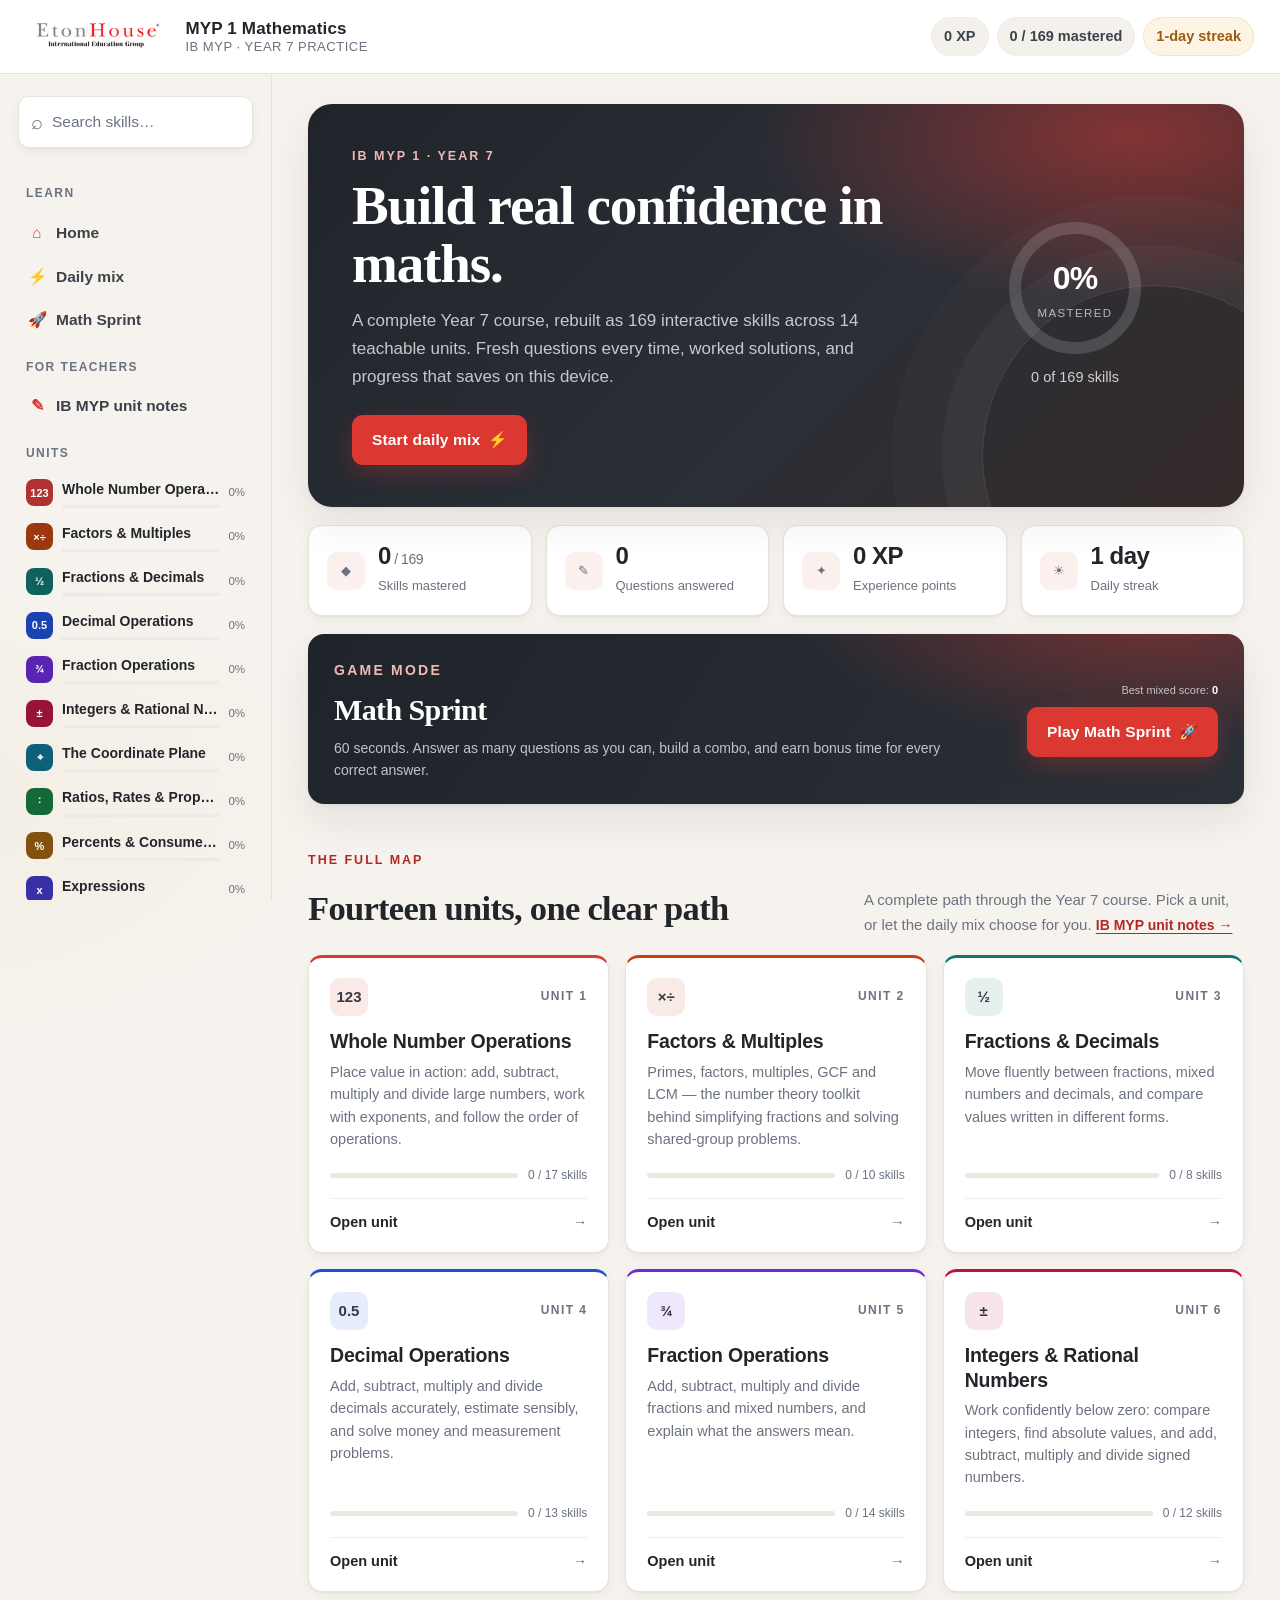
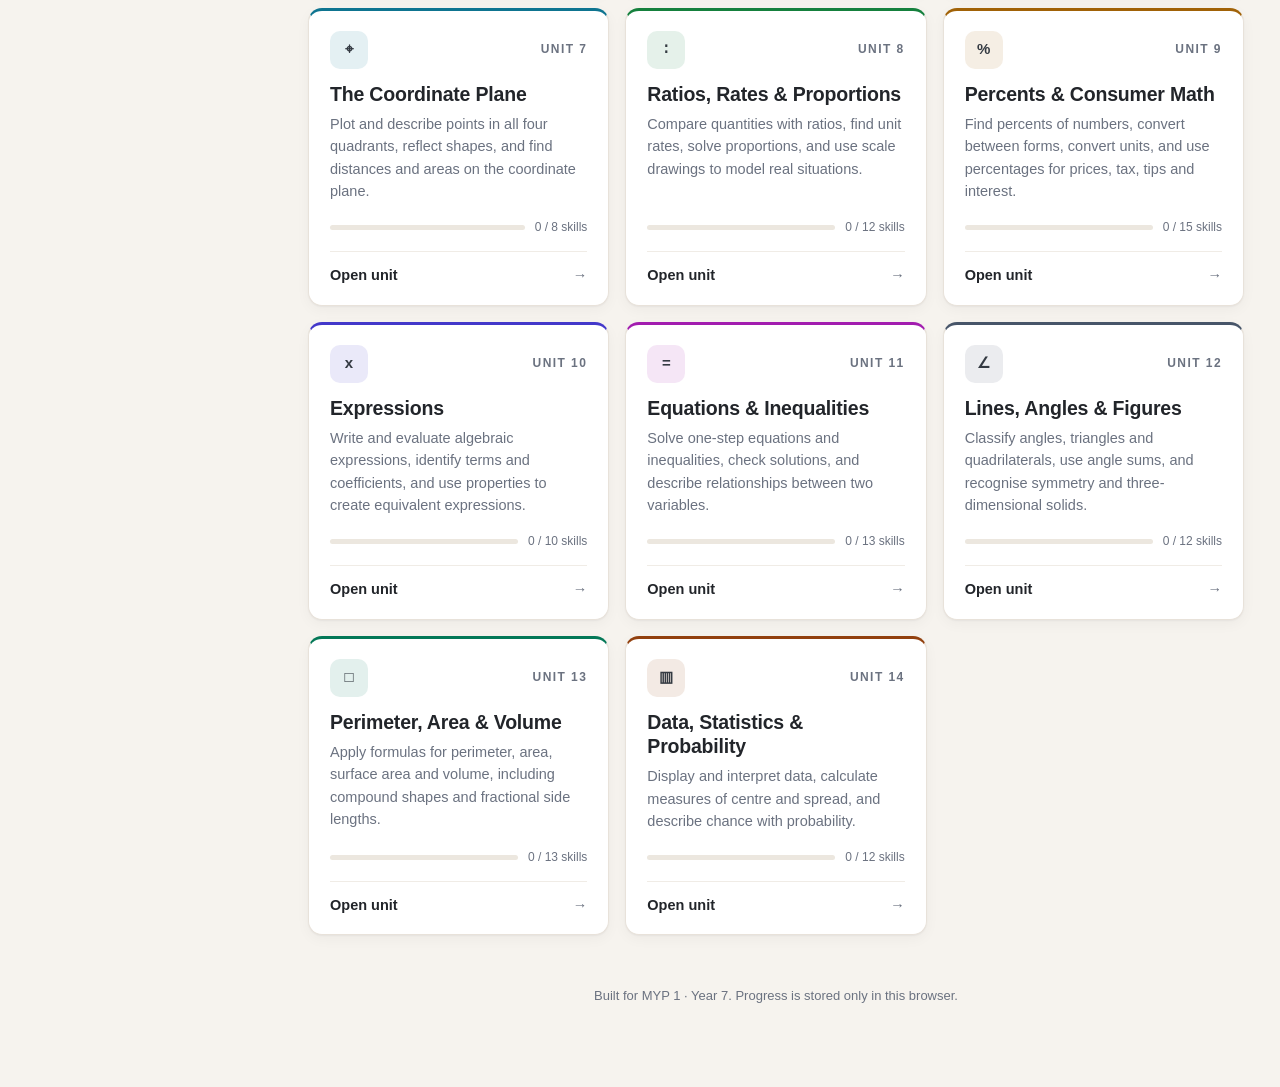
<file: index.html>
<!DOCTYPE html>
<html lang="en">
<head>
<meta charset="utf-8">
<meta name="viewport" content="width=device-width, initial-scale=1">
<title>MYP 1 Mathematics — IB MYP Year 7 Practice</title>
<meta name="description" content="An IB MYP 1 / Year 7 mathematics practice companion: 14 units, 169 skills, auto-generated questions, worked solutions, unit notes and saved progress.">
<meta name="theme-color" content="#db3832">
<link rel="icon" href="data:image/svg+xml,%3Csvg xmlns='http://www.w3.org/2000/svg' viewBox='0 0 64 64'%3E%3Crect width='64' height='64' rx='14' fill='%23db3832'/%3E%3Ctext x='32' y='45' font-family='Georgia,serif' font-size='36' fill='white' text-anchor='middle'%3E%C3%B7%3C/text%3E%3C/svg%3E">
<style>
/* ============================================================
   EtonHouse MYP 1 — Year 7 practice companion
   ============================================================ */
* { margin: 0; padding: 0; box-sizing: border-box; }
:root {
  --red: #db3832;
  --red-dark: #b32822;
  --ink: #22252a;
  --ink-soft: #3c414a;
  --muted: #6b7280;
  --faint: #6b7280;
  --line: #e8e2da;
  --line-soft: #f0ece6;
  --bg: #f6f3ee;
  --card: #ffffff;
  --paper: #fffdf9;
  --gold: #c08a2e;
  --green: #137a5a;
  --green-soft: #e6f4ee;
  --red-soft: #fdeceb;
  --blue: #2f6fb0;
  --shadow-sm: 0 1px 2px rgba(24, 28, 35, .05), 0 4px 14px rgba(24, 28, 35, .04);
  --shadow-md: 0 2px 4px rgba(24, 28, 35, .05), 0 16px 40px rgba(24, 28, 35, .08);
  --radius: 16px;
  --radius-sm: 11px;
  --font: -apple-system, BlinkMacSystemFont, "Segoe UI", Roboto, Helvetica, Arial, sans-serif;
  --serif: Georgia, "Times New Roman", serif;
}
html { scroll-behavior: smooth; -webkit-text-size-adjust: 100%; }
body {
  font-family: var(--font);
  color: var(--ink);
  background:
    radial-gradient(1100px 500px at 85% -10%, rgba(219, 56, 50, .07), transparent 60%),
    radial-gradient(900px 460px at -10% 30%, rgba(192, 138, 46, .06), transparent 55%),
    var(--bg);
  line-height: 1.65;
  font-size: 18px;
  min-height: 100vh;
}
button { font: inherit; color: inherit; background: none; border: 0; cursor: pointer; }
input { font: inherit; }
a { color: inherit; }
img { max-width: 100%; }

/* ---------- top bar ---------- */
.topbar {
  position: sticky; top: 0; z-index: 60;
  display: flex; align-items: center; gap: 18px;
  height: 74px; padding: 0 26px;
  background: #fff;
  border-bottom: 1px solid var(--line);
}
.brand { display: flex; align-items: center; gap: 13px; min-width: 0; }
.logo { height: 34px; width: auto; }
.brand-text { display: flex; flex-direction: column; line-height: 1.2; white-space: nowrap; }
.brand-text strong { font-size: 17px; letter-spacing: .01em; }
.brand-text span { font-size: 13px; color: var(--muted); letter-spacing: .04em; text-transform: uppercase; }
.topstats { margin-left: auto; display: flex; gap: 8px; }
.chip {
  display: inline-flex; align-items: center; gap: 6px;
  padding: 7px 12px; border-radius: 999px;
  font-size: 14.5px; font-weight: 650;
  background: #f4f1ec; color: var(--ink-soft);
  border: 1px solid var(--line-soft);
  white-space: nowrap;
}
.chip-streak { color: #9a5b13; background: #fdf4e5; border-color: #f3e3c5; }
.menu-btn {
  display: none; width: 40px; height: 40px; border-radius: 11px;
  border: 1px solid var(--line); background: #fff; font-size: 20.5px;
}

/* ---------- shell ---------- */
.shell { display: grid; grid-template-columns: 272px minmax(0, 1fr); max-width: 1420px; margin: 0 auto; }
.sidebar {
  position: sticky; top: 74px; align-self: start;
  height: calc(100vh - 74px); overflow-y: auto;
  border-right: 1px solid var(--line);
  padding: 22px 18px 26px;
}
.side-inner { display: flex; flex-direction: column; min-height: 100%; }
.search {
  display: flex; align-items: center; gap: 9px;
  padding: 9px 12px; border-radius: 11px;
  background: #fff; border: 1px solid var(--line);
  box-shadow: var(--shadow-sm);
}
.search span { color: var(--faint); font-size: 19.5px; }
.search input { border: 0; outline: 0; width: 100%; background: transparent; font-size: 15.5px; }
.search input::placeholder { color: var(--faint); }
.search-results {
  margin-top: 8px; background: #fff; border: 1px solid var(--line);
  border-radius: 12px; box-shadow: var(--shadow-md); overflow: hidden;
}
.search-hit {
  display: flex; align-items: center; gap: 9px; width: 100%;
  padding: 9px 10px; text-align: left; border-bottom: 1px solid var(--line-soft);
}
.search-hit:last-child { border-bottom: 0; }
.search-hit:hover { background: #faf8f4; }
.sh-glyph {
  flex: none; width: 30px; height: 30px; border-radius: 8px;
  display: grid; place-items: center; color: #fff; font-size: 12.5px; font-weight: 800;
}
.search-hit strong { display: block; font-size: 14.5px; line-height: 1.3; }
.search-hit small { color: var(--muted); font-size: 12px; }
.no-hit { padding: 12px; font-size: 14.5px; color: var(--muted); }

.nav { margin-top: 20px; }
.nav-label {
  font-size: 12px; font-weight: 800; letter-spacing: .12em;
  text-transform: uppercase; color: var(--faint);
  margin: 16px 8px 7px;
}
.nav-link {
  display: flex; align-items: center; gap: 10px; width: 100%;
  padding: 9px 10px; border-radius: 10px; text-align: left;
  font-size: 15.5px; font-weight: 600; color: var(--ink-soft);
}
.nav-link:hover { background: #fff; box-shadow: var(--shadow-sm); }
.nav-link span { width: 18px; text-align: center; color: var(--red); }
.nav-unit {
  display: flex; align-items: center; gap: 9px; width: 100%;
  padding: 7px 8px; border-radius: 10px; text-align: left;
}
.nav-unit:hover { background: #fff; box-shadow: var(--shadow-sm); }
.nu-glyph {
  flex: none; width: 27px; height: 27px; border-radius: 8px;
  display: grid; place-items: center;
  color: #fff; background: var(--uc); font-size: 11px; font-weight: 800;
  background: color-mix(in srgb, var(--uc) 78%, #111827);
}
.nu-text { flex: 1; min-width: 0; }
.nu-name { display: block; font-size: 14px; font-weight: 600; white-space: nowrap; overflow: hidden; text-overflow: ellipsis; }
.nu-bar { display: block; height: 3px; margin-top: 4px; border-radius: 3px; background: #eee9e2; overflow: hidden; }
.nu-bar i { display: block; height: 100%; background: var(--uc); border-radius: 3px; }
.nu-pct { font-size: 11.5px; color: var(--faint); font-variant-numeric: tabular-nums; }
.side-foot { margin-top: auto; padding-top: 24px; }
.overall { display: flex; justify-content: space-between; font-size: 13px; color: var(--muted); margin-bottom: 6px; }
.overall strong { color: var(--ink); }
.bar { height: 7px; border-radius: 99px; background: #ece7df; overflow: hidden; }
.bar i { display: block; height: 100%; background: linear-gradient(90deg, var(--red), #e8695f); border-radius: 99px; transition: width .4s ease; }
.reset { margin-top: 14px; font-size: 13px; color: var(--faint); text-decoration: underline; text-underline-offset: 3px; }
.reset:hover { color: var(--red); }
.scrim { display: none; }

/* ---------- main ---------- */
.main { padding: 30px 36px 80px; min-height: calc(100vh - 74px); }

/* ---------- hero ---------- */
.hero {
  position: relative; overflow: hidden;
  display: grid; grid-template-columns: minmax(0, 1fr) 250px; gap: 30px;
  padding: 42px 44px;
  border-radius: 24px;
  background:
    radial-gradient(700px 300px at 88% 8%, rgba(219, 56, 50, .5), transparent 55%),
    linear-gradient(135deg, #20242a 0%, #2a2f37 55%, #352a2a 100%);
  color: #fff; box-shadow: var(--shadow-md);
}
.hero::after {
  content: ""; position: absolute; right: -80px; bottom: -120px;
  width: 340px; height: 340px; border-radius: 50%;
  border: 1px solid rgba(255, 255, 255, .12);
  box-shadow: 0 0 0 40px rgba(255, 255, 255, .03), 0 0 0 90px rgba(255, 255, 255, .02);
  pointer-events: none;
}
.eyebrow {
  font-size: 12.5px; font-weight: 800; letter-spacing: .16em;
  text-transform: uppercase; color: #f0b9b4; margin-bottom: 10px;
}
.eyebrow.dark { color: var(--red-dark); }
.eyebrow.light { color: rgba(255, 255, 255, .7); }
.hero h1 {
  font-family: var(--serif); font-size: clamp(37.5px, 4.32vw, 55px);
  line-height: 1.06; font-weight: 600; letter-spacing: -.02em; margin-bottom: 14px;
}
.hero-sub { max-width: 560px; color: rgba(255, 255, 255, .74); font-size: 17px; line-height: 1.65; }
.hero-actions { display: flex; flex-wrap: wrap; gap: 10px; margin-top: 24px; }
.hero-actions .btn { max-width: 100%; }
.hero-actions .btn-ghost { white-space: normal; text-align: left; overflow-wrap: anywhere; }
.hero-ring { display: flex; flex-direction: column; align-items: center; justify-content: center; text-align: center; position: relative; z-index: 1; }
.ring-holder { position: relative; width: 132px; height: 132px; }
.ring-label { position: absolute; inset: 0; display: flex; flex-direction: column; align-items: center; justify-content: center; }
.ring-label strong { font-size: 32px; font-weight: 800; letter-spacing: -.03em; }
.ring-label span { font-size: 11.5px; text-transform: uppercase; letter-spacing: .12em; color: rgba(255, 255, 255, .65); }
.hero-ring > p { margin-top: 12px; font-size: 14.5px; color: rgba(255, 255, 255, .78); }
.hero-last { color: rgba(255, 255, 255, .5) !important; margin-top: 4px !important; }

.btn {
  display: inline-flex; align-items: center; justify-content: center; gap: 8px;
  padding: 12px 20px; border-radius: 11px;
  font-size: 15.5px; font-weight: 700; letter-spacing: .01em;
  transition: transform .15s ease, box-shadow .15s ease, background .15s ease;
  white-space: nowrap;
}
.btn:active { transform: translateY(1px); }
.btn-primary { background: var(--red); color: #fff; box-shadow: 0 8px 22px rgba(219, 56, 50, .28); }
.btn-primary:hover { background: var(--red-dark); }
.btn-primary:disabled { opacity: .5; cursor: not-allowed; }
.btn-ghost { background: rgba(255, 255, 255, .09); color: #fff; border: 1px solid rgba(255, 255, 255, .2); }
.btn-ghost:hover { background: rgba(255, 255, 255, .16); }
.main .btn-ghost { background: #fff; color: var(--ink-soft); border: 1px solid var(--line); }
.main .btn-ghost:hover { background: #faf8f4; }
.btn-light { background: #fff; color: var(--ink); box-shadow: var(--shadow-sm); }
.btn-light:hover { background: #fff8f6; }

/* ---------- stat row ---------- */
.stat-row { display: grid; grid-template-columns: repeat(4, 1fr); gap: 14px; margin-top: 18px; }
.stat-card {
  display: flex; align-items: center; gap: 13px;
  padding: 16px 18px; background: var(--card); border: 1px solid var(--line);
  border-radius: 14px; box-shadow: var(--shadow-sm);
}
.sc-glyph {
  width: 38px; height: 38px; border-radius: 10px; flex: none;
  display: grid; place-items: center; font-size: 18.5px;
  background: #fbf0ee; color: var(--red);
}
.stat-card strong { display: block; font-size: 24px; line-height: 1.15; letter-spacing: -.02em; }
.stat-card strong small { font-size: 14px; color: var(--faint); font-weight: 500; }
.stat-card span { font-size: 13px; color: var(--muted); }

/* ---------- section head ---------- */
.section-head { display: flex; align-items: flex-end; justify-content: space-between; gap: 24px; margin: 46px 0 18px; }
.section-head h2 { font-family: var(--serif); font-size: 34.5px; font-weight: 600; letter-spacing: -.02em; }
.section-note { max-width: 380px; font-size: 15px; color: var(--muted); }

/* ---------- unit grid ---------- */
.unit-grid { display: grid; grid-template-columns: repeat(auto-fill, minmax(285px, 1fr)); gap: 16px; }
.unit-card {
  position: relative; display: flex; flex-direction: column;
  padding: 20px 21px 17px;
  background: var(--card); border: 1px solid var(--line);
  border-top: 3px solid var(--uc);
  border-radius: 14px; box-shadow: var(--shadow-sm);
  transition: transform .18s ease, box-shadow .18s ease;
}
.unit-card:hover { transform: translateY(-3px); box-shadow: var(--shadow-md); }
.uc-top { display: flex; align-items: center; justify-content: space-between; margin-bottom: 13px; }
.uc-glyph {
  width: 38px; height: 38px; border-radius: 10px; display: grid; place-items: center;
  background: #f6f1ee;
  background: color-mix(in srgb, var(--uc) 11%, white);
  color: #343a42; font-size: 15px; font-weight: 800;
}
.uc-num { font-size: 12px; font-weight: 800; letter-spacing: .12em; text-transform: uppercase; color: var(--faint); }
.unit-card h3 { font-size: 19.5px; line-height: 1.25; letter-spacing: -.01em; margin-bottom: 7px; }
.unit-card p { font-size: 14.5px; color: var(--muted); line-height: 1.55; flex: 1; }
.uc-progress { display: flex; align-items: center; gap: 10px; margin: 15px 0 13px; }
.uc-progress .bar { flex: 1; height: 5px; }
.uc-progress .bar i { background: var(--uc); }
.uc-progress span { font-size: 12px; color: var(--faint); white-space: nowrap; font-variant-numeric: tabular-nums; }
.uc-open {
  display: flex; align-items: center; justify-content: space-between;
  padding-top: 12px; border-top: 1px solid var(--line-soft);
  font-size: 14.5px; font-weight: 700; color: var(--ink);
}
.uc-open span { color: var(--muted); transition: transform .15s ease; }
.unit-card:hover .uc-open span { transform: translateX(4px); }
.page-foot { margin-top: 50px; text-align: center; font-size: 13px; color: var(--faint); }

/* ---------- unit view ---------- */
.unit-hero {
  position: relative; overflow: hidden;
  padding: 26px 30px 28px; border-radius: 20px; color: #fff;
  background: linear-gradient(125deg, var(--uc), #1b1d21);
  background:
    radial-gradient(520px 240px at 92% -20%, rgba(255, 255, 255, .22), transparent 60%),
    linear-gradient(125deg, color-mix(in srgb, var(--uc) 82%, #1b1d21), color-mix(in srgb, var(--uc) 55%, #1b1d21));
  box-shadow: var(--shadow-md);
}
.back {
  font-size: 14px; font-weight: 650; color: rgba(255, 255, 255, .8);
  padding: 5px 0; margin-bottom: 16px; display: inline-block;
}
.back:hover { color: #fff; }
.main .back { color: var(--muted); }
.main .back:hover { color: var(--red-dark); }
.unit-hero .back { color: rgba(255, 255, 255, .92); font-weight: 700; }
.unit-hero .back:hover { color: #fff; }
.uh-row { display: flex; gap: 20px; align-items: flex-start; }
.uh-glyph {
  flex: none; width: 62px; height: 62px; border-radius: 16px;
  display: grid; place-items: center; font-size: 22px; font-weight: 800;
  background: rgba(255, 255, 255, .16); border: 1px solid rgba(255, 255, 255, .22);
}
.unit-hero h1 { font-family: var(--serif); font-size: clamp(31px, 3.456vw, 44px); font-weight: 600; letter-spacing: -.02em; line-height: 1.1; margin-bottom: 8px; }
.uh-blurb { max-width: 720px; color: rgba(255, 255, 255, .76); font-size: 15.5px; }
.uh-foot { display: flex; align-items: center; justify-content: space-between; gap: 20px; margin-top: 22px; }
.uh-progress { display: flex; align-items: center; gap: 12px; flex: 1; max-width: 420px; }
.uh-progress .bar { flex: 1; background: rgba(255, 255, 255, .2); }
.uh-progress .bar i { background: #fff; }
.uh-progress span { font-size: 13px; color: rgba(255, 255, 255, .8); white-space: nowrap; }
.skill-list-head { display: flex; align-items: flex-end; justify-content: space-between; gap: 20px; margin: 34px 2px 14px; }
.skill-list-head h2 { font-family: var(--serif); font-size: 30px; font-weight: 600; letter-spacing: -.02em; }
.skill-list-head p { font-size: 14.5px; color: var(--muted); }
.skill-list { display: flex; flex-direction: column; gap: 8px; }
.skill-row {
  display: flex; align-items: center; gap: 10px;
  padding: 10px 12px 10px 18px; background: #fff; border: 1px solid var(--line);
  border-radius: 12px; text-align: left;
  transition: border-color .15s ease, box-shadow .15s ease;
}
.skill-row:hover { border-color: #d8cfc4; box-shadow: var(--shadow-sm); }
.sr-open {
  flex: 1; min-width: 0;
  display: grid; grid-template-columns: 44px minmax(0, 1fr) 190px 26px;
  align-items: center; gap: 14px;
  padding: 4px 0; text-align: left; background: none; border: 0;
}
.sr-open:focus-visible { outline: 2px solid var(--red); outline-offset: 4px; border-radius: 8px; }
.sr-tools { display: flex; gap: 6px; flex: none; }
.sr-tool {
  flex: none; padding: 6px 10px; border-radius: 999px;
  font-size: 12px; font-weight: 700; color: var(--red-dark);
  background: #fff5f4; border: 1px solid #f3d9d5; white-space: nowrap;
}
.sr-tool:hover { background: #fdeceb; border-color: #eabfba; }
.sr-tool-play { background: var(--red); border-color: var(--red); color: #fff; }
.sr-tool-play:hover { background: var(--red-dark); border-color: var(--red-dark); }
.sr-idx { font-size: 12.5px; font-weight: 800; color: var(--faint); letter-spacing: .06em; }
.sr-main { min-width: 0; }
.sr-name { display: block; font-size: 16.5px; font-weight: 650; line-height: 1.35; }
.sr-status { display: block; font-size: 13px; color: var(--muted); margin-top: 2px; }
.sr-progress { display: flex; align-items: center; gap: 10px; }
.sr-progress .bar { flex: 1; height: 5px; }
.sr-pct { font-size: 12px; color: var(--faint); width: 32px; text-align: right; font-variant-numeric: tabular-nums; }
.sr-arrow { color: var(--faint); font-size: 17px; text-align: right; }
.skill-row:hover .sr-arrow { color: var(--red); }
.unit-tip {
  margin-top: 23px; padding: 17px 20px; border-radius: 12px;
  background: #fffaf2; border: 1px solid #f2e5cf;
  font-size: 14.5px; color: #7a5a24;
}
.unit-tip strong { color: #5f4415; }

/* ---------- practice ---------- */
.practice-top {
  display: flex; align-items: center; gap: 14px; margin-bottom: 18px; flex-wrap: wrap;
}
.practice-top .back { margin: 0; }
.practice-mode {
  font-size: 12px; font-weight: 800; letter-spacing: .12em; text-transform: uppercase;
  color: var(--faint); padding-left: 12px; border-left: 1px solid var(--line);
}
.q-count { margin-left: auto; font-size: 14px; color: var(--muted); }
.q-count strong { color: var(--ink); }
.q-score {
  font-size: 14px; font-weight: 700; color: var(--green);
  background: var(--green-soft); border-radius: 99px; padding: 4px 11px;
}
.practice-wrap { display: grid; grid-template-columns: minmax(0, 1fr) 270px; gap: 20px; align-items: start; }
.practice-card {
  background: var(--paper); border: 1px solid var(--line);
  border-radius: 20px; padding: 28px 32px 26px;
  box-shadow: var(--shadow-md);
}
.dots { display: flex; gap: 6px; margin-bottom: 22px; }
.dot { flex: 1; height: 5px; border-radius: 99px; background: #ece7df; }
.dot.ok { background: var(--green); }
.dot.no { background: #e3a6a2; }
.dot.now { background: var(--ink); }
.q-meta { display: flex; align-items: center; gap: 10px; flex-wrap: wrap; margin-bottom: 14px; }
.q-unit {
  font-size: 11.5px; font-weight: 800; letter-spacing: .1em; text-transform: uppercase;
  color: #fff; background: var(--uc); background: color-mix(in srgb, var(--uc) 78%, #111827);
  padding: 3px 8px; border-radius: 6px;
}
.q-skill { font-size: 14px; color: var(--muted); font-weight: 600; }
.question {
  font-size: clamp(21px, 2.268vw, 26.5px); line-height: 1.55; font-weight: 500;
  letter-spacing: -.01em; padding: 4px 0 22px;
}
.question strong { font-weight: 750; }
.answer-row { display: flex; align-items: stretch; gap: 10px; max-width: 430px; }
.answer-input {
  flex: 1; min-width: 0; padding: 14px 16px;
  font-size: 23px; font-weight: 650;
  border: 1.5px solid var(--line); border-radius: 12px;
  background: #fff; outline: none; letter-spacing: .01em;
  transition: border-color .15s ease, box-shadow .15s ease;
}
.answer-input:focus { border-color: var(--red); box-shadow: 0 0 0 4px rgba(219, 56, 50, .1); }
.answer-input:disabled { background: #faf8f4; color: var(--ink); opacity: 1; }
.frac-answer { display: flex; align-items: center; gap: 14px; }
.whole-input, .frac-part {
  border: 1.5px solid var(--line); border-radius: 10px;
  background: #fff; outline: none; text-align: center;
  color: var(--ink); font-weight: 700;
  transition: border-color .15s ease, box-shadow .15s ease;
}
.whole-input { width: 88px; height: 56px; font-size: 23px; }
.frac-input-box { display: flex; flex-direction: column; align-items: center; gap: 3px; }
.frac-part { width: 94px; height: 44px; font-size: 23px; }
.frac-input-line { width: 94px; height: 2px; border-radius: 2px; background: var(--ink); }
.whole-input:focus, .frac-part:focus { border-color: var(--red); box-shadow: 0 0 0 4px rgba(219, 56, 50, .1); }
.whole-input:disabled, .frac-part:disabled { background: #faf8f4; color: var(--ink); opacity: 1; }
.whole-input::placeholder, .frac-part::placeholder { color: var(--faint); font-size: 13px; font-weight: 600; }
.unit-suffix {
  display: flex; align-items: center; padding: 0 14px; border-radius: 12px;
  background: #f4f1ec; color: #4b5563; font-size: 16px; font-weight: 600;
}
.choice-grid { display: grid; grid-template-columns: 1fr 1fr; gap: 10px; max-width: 660px; }
.choice {
  display: flex; align-items: center; gap: 11px;
  padding: 13px 14px; border: 1.5px solid var(--line); border-radius: 12px;
  background: #fff; text-align: left; font-size: 17px; font-weight: 550;
  transition: border-color .14s ease, background .14s ease, transform .14s ease;
}
.choice:hover { border-color: #cfc5b7; transform: translateY(-1px); }
.choice.sel { border-color: var(--red); background: #fff5f4; box-shadow: 0 0 0 3px rgba(219, 56, 50, .08); }
.choice:disabled { cursor: default; opacity: .75; }
.choice.sel:disabled { opacity: 1; }
.choice-key {
  flex: none; width: 25px; height: 25px; border-radius: 7px;
  display: grid; place-items: center; font-size: 12.5px; font-weight: 800;
  background: #f2eee8; color: var(--muted);
}
.choice.sel .choice-key { background: var(--red); color: #fff; }
.choice-body { min-width: 0; }

.practice-actions { display: flex; gap: 10px; margin-top: 24px; flex-wrap: wrap; }
.feedback { margin-top: 22px; border-radius: 13px; padding: 16px 18px; animation: pop .25s ease; }
.feedback.ok { background: #eef8f3; border: 1px solid #c9e8da; }
.feedback.no { background: #fdf0ef; border: 1px solid #f3cfcc; }
.fb-head { display: flex; align-items: center; gap: 10px; }
.fb-head strong { font-size: 17px; }
.fb-icon {
  width: 26px; height: 26px; border-radius: 99px; display: grid; place-items: center;
  font-size: 15px; font-weight: 800; color: #fff;
}
.feedback.ok .fb-icon { background: var(--green); }
.feedback.no .fb-icon { background: var(--red); }
.fb-xp { margin-left: auto; font-size: 12.5px; font-weight: 700; color: var(--green); }
.feedback.no .fb-xp { color: #a44a44; }
.fb-correct { margin-top: 9px; font-size: 15.5px; color: #8d3d38; }
.solution { margin-top: 12px; font-size: 15.5px; line-height: 1.7; color: #4c4436; background: rgba(255, 255, 255, .62); border-radius: 9px; padding: 12px 14px; }
.solution .work { display: inline-block; margin-top: 3px; font-family: "SFMono-Regular", Menlo, Consolas, monospace; font-size: 15px; background: #fff; padding: 2px 8px; border-radius: 6px; border: 1px solid var(--line-soft); }
.hint-box { margin-top: 20px; padding: 14px 17px; border-radius: 12px; background: #fffaf0; border: 1px solid #f2e5cf; animation: pop .2s ease; }
.hint-box strong { color: #8a6420; font-size: 14px; letter-spacing: .06em; text-transform: uppercase; }
.hint-box p { margin-top: 4px; font-size: 15.5px; color: #7a5a24; }

.practice-side { display: flex; flex-direction: column; gap: 12px; }
.streak-card {
  display: flex; align-items: center; gap: 12px; padding: 16px 17px;
  background: #fff; border: 1px solid var(--line); border-radius: 13px; box-shadow: var(--shadow-sm);
}
.streak-card strong { display: block; font-size: 22px; letter-spacing: -.02em; }
.streak-card span { font-size: 12.5px; color: var(--muted); }
.tip-card { padding: 16px 17px; background: #fff; border: 1px solid var(--line); border-radius: 13px; box-shadow: var(--shadow-sm); }
.tip-card h4 { font-size: 14px; letter-spacing: .04em; text-transform: uppercase; color: var(--faint); margin-bottom: 6px; }
.tip-card p { font-size: 14.5px; color: var(--ink-soft); line-height: 1.55; }
.tip-card .bar { margin-top: 11px; height: 5px; }
.tip-card.soft { background: #fdfaf4; border-color: #f0e7d7; }

/* ---------- summary ---------- */
.summary { max-width: 680px; margin: 20px auto; text-align: center; padding: 38px 32px; background: var(--paper); border: 1px solid var(--line); border-radius: 24px; box-shadow: var(--shadow-md); }
.summary-stars { display: flex; justify-content: center; gap: 8px; margin-bottom: 18px; }
.star { font-size: 39px; color: #e6ded2; line-height: 1; }
.star.on { color: var(--gold); animation: starPop .35s ease both; }
.summary h1 { font-family: var(--serif); font-size: clamp(33px, 4.32vw, 46px); font-weight: 600; letter-spacing: -.02em; margin-bottom: 6px; }
.summary-sub { color: var(--muted); font-size: 15px; margin-bottom: 24px; }
.summary-ring { position: relative; width: 150px; height: 150px; margin: 0 auto 24px; }
.summary-ring .ring-label strong { color: var(--ink); font-size: 34.5px; }
.summary-ring .ring-label span { color: var(--muted); }
.summary-stats { display: grid; grid-template-columns: repeat(3, 1fr); gap: 10px; margin: 0 0 26px; }
.summary-stats div { padding: 14px 10px; background: #faf8f4; border-radius: 11px; }
.summary-stats strong { display: block; font-size: 23px; letter-spacing: -.02em; }
.summary-stats span { font-size: 12.5px; color: var(--muted); }
.summary-actions { display: flex; justify-content: center; gap: 10px; flex-wrap: wrap; }
.summary-note { margin-top: 18px; font-size: 13px; color: var(--faint); }

/* ---------- question visuals ---------- */
.qtable { border-collapse: collapse; margin: 12px 0 4px; font-size: 16px; background: #fff; border-radius: 10px; overflow: hidden; box-shadow: var(--shadow-sm); }
.qtable th, .qtable td { padding: 8px 18px; border: 1px solid var(--line); text-align: center; }
.qtable th { background: #f7f3ed; font-size: 13px; letter-spacing: .04em; text-transform: uppercase; color: var(--muted); }
.qsvg { display: block; max-width: 100%; height: auto; margin: 16px auto 6px; background: #fff; border: 1px solid var(--line-soft); border-radius: 12px; padding: 6px; }
.qsvg.geo { max-width: 440px; }
.qsvg.geo.wide { max-width: 520px; }
.qsvg.grid { max-width: 360px; }
.frac { display: inline-flex; flex-direction: column; vertical-align: middle; position: relative; top: -0.1em; text-align: center; line-height: 1.05; margin: 0 2px; }
.frac span:first-child { border-bottom: 1.5px solid currentColor; padding: 0 3px 1px; }
.frac span:last-child { padding: 1px 3px 0; }
.datalist { display: inline-block; margin-top: 8px; padding: 7px 13px; background: #f7f3ed; border-radius: 8px; font-weight: 650; letter-spacing: .02em; font-size: .8em; }
.dotplot { margin: 16px 0 4px; padding: 14px 16px 8px; background: #fff; border: 1px solid var(--line-soft); border-radius: 12px; }
.dp-cols { display: flex; align-items: flex-end; gap: 12px; justify-content: center; flex-wrap: wrap; }
.dp-col { display: flex; flex-direction: column; align-items: center; gap: 5px; }
.dp-stack { display: flex; flex-direction: column-reverse; gap: 3px; min-height: 12px; }
.dd { width: 11px; height: 11px; border-radius: 50%; background: var(--red); flex: none; }
.dp-label { font-size: 12.5px; color: var(--muted); border-top: 1px solid var(--line); padding-top: 4px; min-width: 22px; text-align: center; }
.dp-unit { text-align: center; font-size: 12px; color: var(--faint); margin-top: 4px; }
.barchart { display: flex; align-items: flex-end; justify-content: center; gap: 14px; margin: 18px 0 4px; padding: 16px 16px 8px; background: #fff; border: 1px solid var(--line-soft); border-radius: 12px; }
.bar-col { display: flex; flex-direction: column; align-items: center; gap: 5px; }
.bar-val { font-size: 12.5px; font-weight: 700; color: var(--ink-soft); }
.chart-bar { width: 34px; border-radius: 6px 6px 3px 3px; background: linear-gradient(180deg, #e8695f, var(--red)); }
.bar-lab { font-size: 12px; color: var(--muted); }
.chart-unit { text-align: center; font-size: 12px; color: var(--faint); }
.pie-row { display: flex; align-items: center; gap: 20px; flex-wrap: wrap; margin: 18px 0 4px; padding: 16px; background: #fff; border: 1px solid var(--line-soft); border-radius: 12px; }
.pie { width: 130px; height: 130px; border-radius: 50%; flex: none; box-shadow: inset 0 0 0 1px rgba(0, 0, 0, .06); }
.pie-legend { display: flex; flex-direction: column; gap: 6px; font-size: 14px; color: var(--ink-soft); }
.pie-legend i { display: inline-block; width: 10px; height: 10px; border-radius: 3px; margin-right: 7px; }

/* ---------- IB MYP unit notes ---------- */
.inline-link {
  color: var(--red-dark); font-size: 14px; font-weight: 700;
  text-decoration: underline; text-underline-offset: 3px;
}
.inline-link:hover { color: #8f1f1a; }
.myp-panel {
  margin-top: 22px; padding: 20px 22px;
  background: #fffaf3; border: 1px solid #f0e3cf;
  border-left: 4px solid var(--uc); border-radius: 14px;
}
.mp-head { display: flex; align-items: flex-start; justify-content: space-between; gap: 16px; }
.mp-head h2 { font-family: var(--serif); font-size: 27.5px; font-weight: 600; letter-spacing: -.01em; }
.mp-grid { display: grid; grid-template-columns: repeat(2, minmax(0, 1fr)); gap: 12px 24px; margin: 15px 0; }
.mp-grid > div { min-width: 0; }
.mp-grid span, .mc-grid span {
  display: block; font-size: 11px; font-weight: 800; letter-spacing: .1em;
  text-transform: uppercase; color: #6b5c46; margin-bottom: 2px;
}
.mp-grid strong, .mc-grid strong { font-size: 15px; line-height: 1.45; color: var(--ink); font-weight: 650; }
.mp-soi, .mc-soi {
  border-top: 1px dashed #e8d9c2; padding-top: 12px;
  font-family: var(--serif); font-size: 18.5px; line-height: 1.5; color: var(--ink);
}
.mp-soi strong, .mp-note strong, .mc-note strong {
  display: block; font-family: var(--font); font-size: 11px; font-weight: 800;
  letter-spacing: .1em; text-transform: uppercase; color: var(--red-dark); margin-bottom: 3px;
}
.mp-note { margin-top: 12px; font-size: 15px; line-height: 1.65; color: var(--ink-soft); }
.mp-overview {
  margin-top: 12px; padding-top: 12px; border-top: 1px dashed #e8d9c2;
  font-size: 15px; line-height: 1.65; color: var(--ink-soft);
}
.mp-overview strong {
  display: block; font-family: var(--font); font-size: 11px; font-weight: 800;
  letter-spacing: .1em; text-transform: uppercase; color: var(--red-dark); margin-bottom: 3px;
}

.teacher-hero {
  background: linear-gradient(135deg, #20242a, #3a2b2a);
  border-radius: 22px; padding: 38px 40px; color: #fff; box-shadow: var(--shadow-md);
}
.teacher-hero h1 {
  font-family: var(--serif); font-size: clamp(35px, 4.32vw, 50.5px);
  font-weight: 600; letter-spacing: -.02em; line-height: 1.08; margin-bottom: 10px;
}
.teacher-hero > p:not(.eyebrow) { max-width: 760px; color: rgba(255, 255, 255, .76); font-size: 16.5px; line-height: 1.65; }
.criteria-legend { display: flex; flex-wrap: wrap; gap: 8px; margin-top: 20px; }
.criteria-legend span {
  display: inline-flex; gap: 6px; align-items: center;
  padding: 6px 11px; border-radius: 999px;
  background: rgba(255, 255, 255, .1); border: 1px solid rgba(255, 255, 255, .18);
  font-size: 12.5px; color: rgba(255, 255, 255, .88);
}
.criteria-legend b { color: #fff; }
.teacher-intro { display: grid; grid-template-columns: repeat(3, minmax(0, 1fr)); gap: 12px; margin: 20px 0; }
.teacher-intro > div {
  background: #fff; border: 1px solid var(--line); border-radius: 13px;
  padding: 15px 17px; box-shadow: var(--shadow-sm);
}
.teacher-intro h2 { font-size: 15px; margin-bottom: 5px; }
.teacher-intro p { font-size: 14px; line-height: 1.55; color: var(--muted); }
.teacher-disclaimer {
  background: #fffaf2; border: 1px solid #f2e5cf; border-radius: 12px;
  padding: 12px 16px; font-size: 14.5px; color: #7a5a24; margin-bottom: 22px;
}
.teacher-disclaimer strong { display: inline-block; margin-right: 5px; }
.myp-cards { display: flex; flex-direction: column; gap: 16px; }
.myp-card {
  background: #fff; border: 1px solid var(--line); border-top: 4px solid var(--uc);
  border-radius: 16px; padding: 22px 24px; box-shadow: var(--shadow-sm);
}
.mc-head { display: flex; gap: 14px; align-items: flex-start; }
.mc-glyph {
  width: 42px; height: 42px; border-radius: 11px; display: grid; place-items: center;
  background: #f6f1ee; background: color-mix(in srgb, var(--uc) 11%, white);
  color: #343a42; font-size: 16px; font-weight: 800; flex: none;
}
.mc-title { flex: 1; min-width: 0; }
.mc-title h2 {
  font-family: var(--serif); font-size: 27.5px; font-weight: 600;
  line-height: 1.15; letter-spacing: -.01em;
}
.mc-title .eyebrow { margin-bottom: 3px; }
.mc-key {
  flex: none; background: #fbf0ee; border: 1px solid #f3d9d5; color: #8d3d38;
  padding: 6px 11px; border-radius: 999px; font-size: 12px; font-weight: 800;
  letter-spacing: .04em; text-transform: uppercase; white-space: nowrap;
}
.mc-grid { display: grid; grid-template-columns: repeat(2, minmax(0, 1fr)); gap: 12px 24px; margin: 16px 0; }
.mc-explanation {
  margin: 0 0 14px; padding: 14px 16px;
  background: #f7f9fb; border: 1px solid #e2e9f0; border-radius: 10px;
}
.mc-explanation > strong {
  display: block; font-size: 11px; font-weight: 800; letter-spacing: .1em;
  text-transform: uppercase; color: #365a7c; margin-bottom: 4px;
}
.mc-explanation > p { font-size: 15px; line-height: 1.6; color: var(--ink-soft); }
.mc-keyideas { margin-top: 10px; }
.mc-keyideas b {
  display: block; font-size: 11px; font-weight: 800; letter-spacing: .08em;
  text-transform: uppercase; color: #365a7c; margin-bottom: 4px;
}
.mc-keyideas ul { margin: 0 0 0 17px; padding: 0; }
.mc-keyideas li { font-size: 14px; line-height: 1.5; color: var(--muted); margin-bottom: 3px; }
.mc-soi { margin-bottom: 14px; }
.mc-soi span {
  display: block; font-family: var(--font); font-size: 11px; font-weight: 800;
  letter-spacing: .1em; text-transform: uppercase; color: var(--red-dark); margin-bottom: 3px;
}
.mc-questions { display: grid; grid-template-columns: repeat(3, minmax(0, 1fr)); gap: 10px; margin-bottom: 14px; }
.mc-questions p {
  background: #faf8f4; border-radius: 10px; padding: 10px 12px;
  font-size: 14px; line-height: 1.5; color: var(--ink-soft);
}
.mc-questions b {
  display: block; font-size: 11px; letter-spacing: .08em;
  text-transform: uppercase; color: var(--red-dark); margin-bottom: 3px;
}
.mc-note { background: #fffaf2; border: 1px solid #f2e5cf; border-radius: 10px; padding: 12px 14px; }
.mc-note p { font-size: 14.5px; line-height: 1.6; color: #6b4f22; }

/* ---------- skill guide modal ---------- */
body.modal-open { overflow: hidden; }
.modal-scrim {
  position: fixed; inset: 0; z-index: 200; display: flex;
  align-items: center; justify-content: center; padding: 20px;
  background: rgba(20, 22, 26, .58); animation: fadeIn .15s ease;
}
.guide-modal {
  position: relative; width: min(760px, 100%); max-height: min(86vh, 900px);
  overflow: auto; background: #fff; border-radius: 20px;
  padding: 26px 28px 24px; box-shadow: 0 30px 80px rgba(0, 0, 0, .35);
  animation: modalIn .22s ease;
}
.modal-x {
  position: absolute; top: 14px; right: 16px; width: 34px; height: 34px;
  border-radius: 50%; background: #f4f1ec; font-size: 23px; line-height: 1;
  color: var(--ink-soft); display: grid; place-items: center;
}
.modal-x:hover { background: #ece7df; }
.guide-modal .eyebrow { margin-bottom: 4px; }
.guide-modal h2 {
  font-family: var(--serif); font-size: clamp(26.5px, 3.24vw, 35px);
  font-weight: 600; letter-spacing: -.02em; line-height: 1.15; padding-right: 42px;
}
.guide-tabs { display: flex; gap: 4px; margin: 18px 0 16px; border-bottom: 1px solid var(--line); }
.guide-tab {
  padding: 9px 12px; font-size: 14.5px; font-weight: 750; color: var(--muted);
  border-bottom: 2px solid transparent; margin-bottom: -1px;
}
.guide-tab:hover { color: var(--ink); }
.guide-tab.active { color: var(--red-dark); border-bottom-color: var(--red); }
.guide-about, .guide-method { margin-bottom: 14px; }
.guide-about > strong, .guide-method > strong, .guide-keyideas > strong {
  display: block; font-size: 11px; font-weight: 800; letter-spacing: .1em;
  text-transform: uppercase; color: var(--red-dark); margin-bottom: 3px;
}
.guide-about p, .guide-method p { font-size: 15.5px; line-height: 1.65; color: var(--ink-soft); }
.guide-keyideas { margin-bottom: 14px; }
.guide-keyideas ul { margin: 0 0 0 18px; padding: 0; }
.guide-keyideas li { font-size: 14.5px; line-height: 1.55; color: var(--muted); margin-bottom: 3px; }
.guide-label {
  font-size: 11px; font-weight: 800; letter-spacing: .1em;
  text-transform: uppercase; color: #365a7c; margin-bottom: 6px;
}
.guide-example { padding: 15px 17px; background: #faf8f4; border: 1px solid var(--line); border-radius: 12px; }
.guide-q { font-size: 18.5px; line-height: 1.55; font-weight: 600; margin-bottom: 10px; }
.guide-sol { font-size: 15.5px; line-height: 1.7; color: var(--ink-soft); }
.guide-answer { margin-top: 10px; padding-top: 10px; border-top: 1px dashed var(--line); font-size: 15px; }
.guide-actions { display: flex; gap: 9px; flex-wrap: wrap; margin-top: 16px; }
.guide-btn {
  padding: 9px 14px; border-radius: 9px; font-size: 14px; font-weight: 700;
  background: #fff; border: 1px solid var(--line); color: var(--ink-soft);
}
.guide-btn:hover { background: #faf8f4; }
.guide-btn.primary { background: var(--red); border-color: var(--red); color: #fff; }
.guide-btn.primary:hover { background: var(--red-dark); }
.guide-btn:disabled { opacity: .45; cursor: not-allowed; }
.modal-x:focus-visible, .guide-btn:focus-visible, .guide-tab:focus-visible, .sr-tool:focus-visible {
  outline: 2px solid var(--red); outline-offset: 2px;
}
.guide-player { padding: 18px; background: #f7f9fb; border: 1px solid #e2e9f0; border-radius: 14px; }
.guide-step-label { font-size: 11px; font-weight: 800; letter-spacing: .1em; text-transform: uppercase; color: #365a7c; }
.guide-step {
  min-height: 110px; display: flex; align-items: center; padding: 10px 0;
  font-size: clamp(20px, 2.376vw, 24px); line-height: 1.55; font-weight: 500;
  color: var(--ink); animation: stepIn .28s ease;
}
.guide-step strong { font-weight: 800; }
.guide-dots { display: flex; gap: 5px; margin: 6px 0 15px; }
.guide-dot { flex: 1; height: 4px; border-radius: 99px; background: #dce4ee; }
.guide-dot.done { background: #365a7c; }
.guide-dot.now { background: var(--red); }
.guide-controls { display: flex; flex-wrap: wrap; gap: 8px; }
.guide-meta { display: flex; justify-content: space-between; gap: 12px; margin-top: 10px; font-size: 12px; color: var(--faint); }
.guide-speed {
  display: inline-flex; align-items: center; gap: 6px; margin-left: auto;
  font-size: 12.5px; font-weight: 700; color: var(--muted);
}
.guide-speed select {
  font: inherit; font-size: 12.5px; padding: 5px 7px;
  border: 1px solid var(--line); border-radius: 7px;
  background: #fff; color: var(--ink-soft);
}

@keyframes fadeIn { from { opacity: 0; } to { opacity: 1; } }
@keyframes modalIn { from { opacity: 0; transform: translateY(14px) scale(.98); } to { opacity: 1; transform: translateY(0) scale(1); } }
@keyframes stepIn { from { opacity: 0; transform: translateY(8px); } to { opacity: 1; transform: translateY(0); } }

/* ---------- Math Sprint game ---------- */
.sprint-banner {
  display: flex; align-items: center; justify-content: space-between; gap: 24px;
  margin-top: 18px; padding: 22px 26px; border-radius: 16px; color: #fff;
  background:
    radial-gradient(600px 240px at 90% -20%, rgba(219, 56, 50, .45), transparent 60%),
    linear-gradient(120deg, #1f242b, #2b3037);
  box-shadow: var(--shadow-md);
}
.sprint-banner h2 { font-family: var(--serif); font-size: 30px; font-weight: 600; letter-spacing: -.02em; }
.sprint-banner p { max-width: 620px; margin-top: 4px; color: rgba(255, 255, 255, .72); font-size: 14px; line-height: 1.55; }
.sprint-banner .eyebrow { color: #f0b9b4; margin-bottom: 3px; }
.sprint-banner-action { display: flex; flex-direction: column; align-items: flex-end; gap: 8px; flex: none; }
.sprint-best { font-size: 11px; color: rgba(255, 255, 255, .7); }
.sprint-best strong { color: #fff; }

.game-hero {
  padding: 38px 40px; border-radius: 22px; color: #fff; box-shadow: var(--shadow-md);
  background:
    radial-gradient(600px 300px at 90% 0%, rgba(219, 56, 50, .55), transparent 55%),
    linear-gradient(135deg, #20242a, #3a2b2a);
}
.game-hero h1 { font-family: var(--serif); font-size: clamp(34px, 4.5vw, 50px); font-weight: 600; letter-spacing: -.02em; line-height: 1.05; margin-bottom: 10px; }
.game-hero > p:not(.eyebrow) { max-width: 720px; color: rgba(255, 255, 255, .76); font-size: 15px; line-height: 1.6; }
.game-rules { display: grid; grid-template-columns: repeat(3, minmax(0, 1fr)); gap: 12px; margin-top: 22px; }
.game-rule { padding: 14px 16px; border-radius: 12px; background: rgba(255, 255, 255, .08); border: 1px solid rgba(255, 255, 255, .16); }
.game-rule strong { display: block; font-size: 20px; color: #fff; letter-spacing: -.02em; }
.game-rule span { font-size: 11.5px; color: rgba(255, 255, 255, .7); }
.game-keyhint { margin-top: 14px; font-size: 12px; color: rgba(255, 255, 255, .62); }
.game-keyhint strong { color: #fff; }
.game-topics { display: grid; grid-template-columns: repeat(auto-fill, minmax(230px, 1fr)); gap: 10px; margin-top: 16px; }
.game-topic {
  display: flex; align-items: center; gap: 10px; padding: 13px 14px;
  border: 1px solid var(--line); border-radius: 12px; background: #fff;
  text-align: left; box-shadow: var(--shadow-sm);
  transition: border-color .15s ease, transform .15s ease, box-shadow .15s ease;
}
.game-topic:hover { border-color: #cfc5b7; transform: translateY(-2px); box-shadow: var(--shadow-md); }
.game-topic-glyph {
  flex: none; width: 36px; height: 36px; border-radius: 9px;
  display: grid; place-items: center; background: #f6f1ee; color: #343a42;
  font-size: 12px; font-weight: 800;
}
.game-topic-text { flex: 1; min-width: 0; }
.game-topic-text strong { display: block; font-size: 13.5px; line-height: 1.25; }
.game-topic-text span { display: block; font-size: 10.5px; color: var(--faint); margin-top: 1px; }
.game-topic-best { flex: none; font-size: 10.5px; font-weight: 700; color: var(--muted); }
.game-mixed {
  grid-column: 1 / -1; color: #fff; border-color: transparent;
  background: linear-gradient(120deg, #20242a, #3a2b2a);
}
.game-mixed .game-topic-glyph { background: rgba(255, 255, 255, .13); color: #fff; }
.game-mixed .game-topic-text span, .game-mixed .game-topic-best { color: rgba(255, 255, 255, .7); }

.sprint { max-width: 860px; margin: 0 auto; }
.sprint-top { display: flex; align-items: center; gap: 10px; flex-wrap: wrap; margin-bottom: 10px; }
.sprint-top .back { margin: 0; }
.sprint-stat {
  display: flex; align-items: center; gap: 6px; padding: 7px 11px;
  border: 1px solid var(--line); border-radius: 10px; background: #fff;
  font-size: 11.5px; color: var(--muted);
}
.sprint-stat strong { font-size: 17px; color: var(--ink); letter-spacing: -.01em; }
.sprint-combo { font-weight: 750; color: var(--red-dark); background: #fff5f4; border-color: #f3d9d5; }
.sprint-combo.hot { color: #9a5b13; background: #fff4e0; border-color: #f3e3c5; }
.sprint-timer { margin-left: auto; font-weight: 700; color: var(--ink); }
.sprint-finish { margin-left: 2px; padding: 7px 10px; border-radius: 9px; font-size: 11px; font-weight: 700; color: var(--red-dark); background: #fff5f4; border: 1px solid #f3d9d5; }
.sprint-finish:hover { background: #fdeceb; }
.sprint-timer.low { color: var(--red-dark); background: #fdeceb; border-color: #f3d9d5; animation: sprintPulse 1s infinite; }
.sprint-timebar { height: 6px; margin-bottom: 10px; border-radius: 99px; background: #e9e3da; overflow: hidden; }
.sprint-timebar i { display: block; height: 100%; border-radius: 99px; background: linear-gradient(90deg, #137a5a, #34d399); transition: width 1s linear; }
.sprint-track { position: relative; height: 22px; margin: 0 16px 22px; border-radius: 99px; background: #e9e3da; }
.sprint-fill { height: 100%; border-radius: 99px; background: linear-gradient(90deg, #db3832, #f59e0b); transition: width .35s ease; }
.sprint-rocket { position: absolute; top: -10px; transform: translateX(-50%); font-size: 26px; transition: left .35s ease; }
.sprint-card { padding: 28px 30px; border: 1px solid var(--line); border-radius: 20px; background: #fff; box-shadow: var(--shadow-md); }
.sprint-topic { font-size: 10.5px; font-weight: 800; letter-spacing: .1em; text-transform: uppercase; color: var(--faint); }
.sprint-question { margin: 10px 0 22px; font-size: clamp(22px, 2.6vw, 30px); line-height: 1.5; font-weight: 600; }
.sprint-question .qsvg { max-width: 300px; margin-top: 10px; }
.sprint-question .qsvg.grid { max-width: 260px; }
.sprint-question .barchart, .sprint-question .pie-row, .sprint-question .dotplot { max-width: 340px; margin-left: auto; margin-right: auto; }
.sprint-choices { display: grid; grid-template-columns: 1fr 1fr; gap: 10px; }
.sprint-choice {
  display: flex; align-items: center; gap: 10px; padding: 14px 16px;
  border: 1.5px solid var(--line); border-radius: 12px; background: #fff;
  text-align: left; font-size: 17px; font-weight: 600;
  transition: border-color .14s ease, transform .14s ease, background .14s ease;
}
.sprint-choice:hover { border-color: #cfc5b7; transform: translateY(-1px); }
.sprint-choice:disabled { cursor: default; opacity: 1; }
.sprint-choice.correct { border-color: var(--green); background: #eef8f3; }
.sprint-choice.wrong { border-color: var(--red); background: #fdf0ef; }
.sc-key { flex: none; width: 26px; height: 26px; border-radius: 7px; display: grid; place-items: center; background: #f2eee8; color: var(--muted); font-size: 11px; font-weight: 800; }
.sprint-choice.correct .sc-key { background: var(--green); color: #fff; }
.sprint-choice.wrong .sc-key { background: var(--red); color: #fff; }
.sc-body { min-width: 0; }
.sprint-feedback { min-height: 24px; margin-top: 14px; font-size: 13.5px; font-weight: 700; }
.sprint-feedback.ok { color: var(--green); }
.sprint-feedback.no { color: var(--red-dark); }
.sprint-card.flash-ok { animation: sprintPop .3s ease; }
.sprint-card.flash-no { animation: sprintShake .3s ease; }

.sprint-end { max-width: 760px; margin: 20px auto; padding: 34px 30px; border: 1px solid var(--line); border-radius: 22px; background: var(--paper); box-shadow: var(--shadow-md); text-align: center; }
.sprint-stars { font-size: 38px; letter-spacing: 6px; color: var(--gold); margin-bottom: 8px; }
.sprint-end h1 { font-family: var(--serif); font-size: clamp(30px, 4vw, 42px); font-weight: 600; letter-spacing: -.02em; }
.sprint-end .score-big { margin: 4px 0 2px; font-size: 46px; font-weight: 800; letter-spacing: -.03em; color: var(--red-dark); }
.sprint-stats { display: grid; grid-template-columns: repeat(4, 1fr); gap: 9px; margin: 20px 0 22px; }
.sprint-stats div { padding: 12px 8px; border-radius: 10px; background: #faf8f4; }
.sprint-stats strong { display: block; font-size: 20px; letter-spacing: -.02em; }
.sprint-stats span { font-size: 10.5px; color: var(--muted); }
.sprint-review { text-align: left; margin: 20px 0; }
.sprint-review h2 { font-size: 15px; margin-bottom: 8px; }
.review-item { padding: 13px 15px; margin-bottom: 8px; border: 1px solid var(--line); border-radius: 12px; background: #fff; }
.review-topic { font-size: 10px; font-weight: 800; letter-spacing: .08em; text-transform: uppercase; color: var(--red-dark); }
.review-q { margin: 3px 0 5px; font-size: 13.5px; font-weight: 600; }
.review-answer { font-size: 12.5px; color: var(--ink-soft); }
.review-sol summary { margin-top: 5px; font-size: 11.5px; font-weight: 700; color: var(--red-dark); cursor: pointer; }
.review-sol div { margin-top: 4px; font-size: 12px; color: var(--muted); line-height: 1.55; }
.review-more { font-size: 12px; color: var(--muted); }
.sprint-actions { display: flex; justify-content: center; gap: 9px; flex-wrap: wrap; margin-top: 18px; }

@keyframes sprintPop { 0% { transform: scale(.985); } 50% { transform: scale(1.01); } 100% { transform: scale(1); } }
@keyframes sprintShake { 0%, 100% { transform: translateX(0); } 25% { transform: translateX(-5px); } 75% { transform: translateX(5px); } }
@keyframes sprintPulse { 0%, 100% { opacity: 1; } 50% { opacity: .6; } }

/* ---------- toast / menu ---------- */
.toast {
  position: fixed; left: 50%; bottom: 28px; transform: translate(-50%, 20px);
  background: #24272d; color: #fff; font-size: 14.5px; font-weight: 600;
  padding: 11px 18px; border-radius: 10px; box-shadow: var(--shadow-md);
  opacity: 0; pointer-events: none; transition: opacity .2s ease, transform .2s ease; z-index: 100;
}
.toast.show { opacity: 1; transform: translate(-50%, 0); }

@keyframes pop { from { opacity: 0; transform: translateY(6px); } to { opacity: 1; transform: translateY(0); } }
@keyframes starPop { 0% { transform: scale(.3) rotate(-20deg); opacity: 0; } 70% { transform: scale(1.15); } 100% { transform: scale(1); opacity: 1; } }

/* ---------- responsive ---------- */
@media (max-width: 1150px) {
  .hero { grid-template-columns: 1fr; }
  .hero-ring { display: none; }
  .practice-wrap { grid-template-columns: 1fr; }
  .practice-side { display: grid; grid-template-columns: repeat(2, 1fr); }
  .teacher-intro { grid-template-columns: repeat(2, minmax(0, 1fr)); }
}
@media (max-width: 960px) {
  .topbar { padding: 0 16px; gap: 12px; }
  .topstats { display: none; }
  .menu-btn { display: grid; place-items: center; margin-left: auto; }
  .shell { grid-template-columns: 1fr; }
  .sidebar {
    position: fixed; top: 0; left: 0; bottom: 0; z-index: 80;
    width: 300px; height: 100vh; background: #fff;
    transform: translateX(-102%); transition: transform .24s ease;
    border-right: 1px solid var(--line);
  }
  body.nav-open .sidebar { transform: translateX(0); box-shadow: 0 0 60px rgba(0,0,0,.2); }
  body.nav-open .scrim { display: block; position: fixed; inset: 0; z-index: 70; background: rgba(20, 22, 26, .38); }
  .main { padding: 22px 18px 70px; }
  .stat-row { grid-template-columns: repeat(2, 1fr); }
  .section-head { flex-direction: column; align-items: flex-start; gap: 6px; }
  .section-note { max-width: none; }
  .teacher-intro { grid-template-columns: 1fr; }
  .mc-questions { grid-template-columns: 1fr; }
  .sprint-banner { flex-direction: column; align-items: flex-start; }
  .sprint-banner-action { align-items: flex-start; }
}
@media (max-width: 620px) {
  .brand-text span { display: none; }
  .logo { height: 28px; }
  .hero { padding: 30px 24px; border-radius: 18px; }
  .hero h1 { font-size: 39px; }
  .stat-row { gap: 10px; }
  .stat-card { padding: 13px; gap: 10px; }
  .stat-card strong { font-size: 19.5px; }
  .sc-glyph { width: 34px; height: 34px; }
  .unit-grid { grid-template-columns: 1fr; }
  .choice-grid { grid-template-columns: 1fr; }
  .practice-card { padding: 21px 18px; }
  .practice-side { grid-template-columns: 1fr; }
  .skill-row { flex-wrap: wrap; padding: 10px 12px; }
  .sr-open { grid-template-columns: 34px minmax(0, 1fr) 26px; gap: 10px; }
  .sr-tools { margin-left: 44px; }
  .sr-progress { display: none; }
  .unit-hero { padding: 22px 20px; }
  .uh-glyph { width: 48px; height: 48px; font-size: 17px; }
  .uh-foot { flex-direction: column; align-items: stretch; }
  .summary { padding: 28px 18px; }
  .summary-stats { grid-template-columns: 1fr; }
  .mp-head { flex-direction: column; }
  .mp-grid, .mc-grid { grid-template-columns: 1fr; }
  .teacher-hero { padding: 28px 22px; }
  .myp-card { padding: 18px; }
  .mc-head { flex-wrap: wrap; }
  .mc-key { margin-left: 0; }
  .modal-scrim { padding: 10px; }
  .guide-modal { padding: 20px 18px; border-radius: 16px; max-height: 92vh; }
  .guide-step { min-height: 90px; font-size: 20.5px; }
  .guide-actions .guide-btn, .guide-controls .guide-btn { flex: 1 1 auto; }
  .sprint-banner { flex-direction: column; align-items: flex-start; padding: 20px; }
  .sprint-banner-action { align-items: flex-start; }
  .game-hero { padding: 28px 22px; }
  .game-rules { grid-template-columns: 1fr; }
  .game-topics { grid-template-columns: 1fr; }
  .sprint-choices { grid-template-columns: 1fr; }
  .sprint-card { padding: 20px 18px; }
  .sprint-stats { grid-template-columns: 1fr 1fr; }
  .sprint-end { padding: 26px 18px; }
}

@media (prefers-reduced-motion: reduce) {
  * { animation: none !important; transition: none !important; scroll-behavior: auto !important; }
}

@media print {
  .topbar, .sidebar, .practice-side, .practice-actions, .scrim { display: none !important; }
  .shell { display: block; }
  .main { padding: 0; }
  body { background: #fff; }
  .practice-card { box-shadow: none; border: 1px solid #ddd; }
  .teacher-hero { background: #fff; color: #000; box-shadow: none; border: 1px solid #ddd; }
  .teacher-hero > p:not(.eyebrow), .criteria-legend span { color: #333; }
  .criteria-legend span { background: #fff; border-color: #ccc; }
  .teacher-hero .eyebrow { color: #333; }
  .myp-card, .myp-panel { break-inside: avoid; box-shadow: none; }
  .modal-scrim { display: none; }
}

</style>
</head>
<body>
<div id="app"></div>
<div id="toast" class="toast" role="status" aria-live="polite"></div>
<noscript><p style="padding:2rem;font-family:sans-serif">This practice site needs JavaScript enabled.</p></noscript>
<script>
(function () {
"use strict";
/* ============================================================
   MYP 1 Year 7 Practice — core helpers
   ============================================================ */

/* ---------- seeded random ---------- */
function makeRng(seed) {
  let s = seed >>> 0;
  return function () {
    s = (s + 0x6d2b79f5) >>> 0;
    let t = s;
    t = Math.imul(t ^ (t >>> 15), t | 1);
    t ^= t + Math.imul(t ^ (t >>> 7), t | 61);
    return ((t ^ (t >>> 14)) >>> 0) / 4294967296;
  };
}
const RI = (r, a, b) => a + Math.floor(r() * (b - a + 1));
const pick = (r, arr) => arr[Math.floor(r() * arr.length)];
function shuffle(r, arr) {
  const a = arr.slice();
  for (let i = a.length - 1; i > 0; i--) {
    const j = Math.floor(r() * (i + 1));
    [a[i], a[j]] = [a[j], a[i]];
  }
  return a;
}
function sample(r, arr, n) {
  return shuffle(r, arr).slice(0, n);
}

/* ---------- number theory ---------- */
function gcd(a, b) {
  a = Math.abs(a); b = Math.abs(b);
  while (b) { const t = a % b; a = b; b = t; }
  return a || 1;
}
function lcm(a, b) { return Math.abs(a * b) / gcd(a, b); }
function isPrime(n) {
  if (n < 2) return false;
  if (n % 2 === 0) return n === 2;
  for (let i = 3; i * i <= n; i += 2) if (n % i === 0) return false;
  return true;
}
function primeFactors(n) {
  const out = [];
  let m = n;
  for (let p = 2; p * p <= m; p++) {
    while (m % p === 0) { out.push(p); m /= p; }
  }
  if (m > 1) out.push(m);
  return out;
}

/* ---------- fractions ---------- */
function F(n, d) {
  if (d === undefined) d = 1;
  if (d === 0) d = 1;
  if (d < 0) { n = -n; d = -d; }
  const g = gcd(n, d);
  return { n: n / g, d: d / g };
}
function fval(f) { return f.n / f.d; }
function fstr(f) { return f.d === 1 ? String(f.n) : f.n + '/' + f.d; }
function fHTML(f) {
  if (f.d === 1) return String(f.n);
  return '<span class="frac"><span>' + f.n + '</span><span>' + f.d + '</span></span>';
}
function fh(n, d) { return fHTML({ n: n, d: d }); }
function mixedParts(f) {
  const sign = f.n < 0 ? -1 : 1;
  const n = Math.abs(f.n);
  return { whole: sign * Math.floor(n / f.d), rem: n % f.d, d: f.d, sign: sign };
}
function mixedStr(f) {
  const m = mixedParts(f);
  const a = Math.abs(m.whole);
  if (m.rem === 0) return String(f.n);
  return (f.n < 0 ? '-' : '') + (a ? a + ' ' : '') + m.rem + '/' + m.d;
}
function mixedHTML(f) {
  const m = mixedParts(f);
  if (m.rem === 0) return String(f.n);
  return (f.n < 0 ? '−' : '') + (Math.abs(m.whole) ? Math.abs(m.whole) + ' ' : '') + fHTML(F(m.rem, m.d));
}
function randFrac(r, maxD, proper) {
  const d = RI(r, 2, maxD || 12);
  const n = proper === false ? RI(r, 1, d * 2) : RI(r, 1, d - 1);
  return F(n, d);
}
function improper(f) { return F(f.d * Math.abs(f.n) + 0, 1); }

/* ---------- decimals & formatting ---------- */
function round(x, dp) {
  const p = Math.pow(10, dp === undefined ? 4 : dp);
  return Math.round((x + Number.EPSILON) * p) / p;
}
function fmt(x, dp) {
  if (typeof x !== 'number' || !isFinite(x)) return String(x);
  if (Number.isInteger(x)) return x.toLocaleString('en-US');
  const v = round(x, dp === undefined ? 4 : dp);
  return v.toLocaleString('en-US', { maximumFractionDigits: dp === undefined ? 4 : dp });
}
function plain(x, dp) {
  if (typeof x !== 'number') return String(x);
  const v = round(x, dp === undefined ? 4 : dp);
  return String(v);
}
function money(x) { return '$' + Number(x).toFixed(2); }
function pct(x, dp) {
  const v = round(x, dp === undefined ? 1 : dp);
  return String(v) + '%';
}

/* ---------- answer parsing ---------- */
function parseNumber(input) {
  let s = String(input).trim();
  s = s.replace(/[$£€]/g, '').replace(/%/g, '').replace(/,/g, '').replace(/\s+/g, ' ').trim();
  if (!s) return NaN;
  const mm = s.match(/^(-?\d+(?:\.\d+)?)\s+(\d+)\/(\d+)$/);
  if (mm) {
    const w = Number(mm[1]);
    const sign = w < 0 || /^-/.test(mm[1]) ? -1 : 1;
    const val = Math.abs(w) + Number(mm[2]) / Number(mm[3]);
    return sign * val;
  }
  if (/^-?\d+\s*\/\s*-?\d+$/.test(s)) {
    const parts = s.split('/');
    const a = Number(parts[0].trim()), b = Number(parts[1].trim());
    return b ? a / b : NaN;
  }
  if (/^-?\d+(?:\.\d+)?$/.test(s)) return Number(s);
  return NaN;
}
function parsePoint(input) {
  const m = String(input).match(/^\s*\(?\s*(-?\d+(?:\.\d+)?)\s*,\s*(-?\d+(?:\.\d+)?)\s*\)?\s*$/);
  if (!m) return null;
  return [Number(m[1]), Number(m[2])];
}
function parseRatio(input) {
  let s = String(input).trim().toLowerCase().replace(/\s+/g, ' ');
  let m = s.match(/^(-?\d+(?:\.\d+)?)\s*(?::|to|\/)\s*(-?\d+(?:\.\d+)?)$/);
  if (!m) return null;
  let a = Number(m[1]), b = Number(m[2]);
  if (!b) return null;
  const g = gcd(Math.round(Math.abs(a) * 1000), Math.round(Math.abs(b) * 1000)) || 1;
  return { a: a, b: b };
}
function normText(s) {
  return String(s)
    .toLowerCase()
    .replace(/<[^>]*>/g, '')
    .replace(/[×·]/g, '*')
    .replace(/÷/g, '/')
    .replace(/−/g, '-')
    .replace(/[“”]/g, '"')
    .replace(/[‘’]/g, "'")
    .replace(/[⁰¹²³⁴⁵⁶⁷⁸⁹]/g, function (d) { return '^' + '⁰¹²³⁴⁵⁶⁷⁸⁹'.indexOf(d); })
    .replace(/\s+/g, ' ')
    .trim();
}
function superscript(n) {
  const map = { '0': '⁰', '1': '¹', '2': '²', '3': '³', '4': '⁴', '5': '⁵', '6': '⁶', '7': '⁷', '8': '⁸', '9': '⁹', '-': '⁻' };
  return String(n).split('').map(function (ch) { return map[ch] || ch; }).join('');
}
function parsePrimeFactor(input) {
  let s = String(input).toLowerCase();
  s = s.replace(/[×·]/g, ' ').replace(/\*/g, ' ').replace(/x/g, ' ');
  s = s.replace(/[²]/g, '^2').replace(/[³]/g, '^3').replace(/[⁴]/g, '^4')
       .replace(/[⁵]/g, '^5').replace(/[⁶]/g, '^6').replace(/[⁷]/g, '^7')
       .replace(/[⁸]/g, '^8').replace(/[⁹]/g, '^9');
  const tokens = s.split(/[\s,]+/).filter(Boolean);
  const out = [];
  for (const t of tokens) {
    const m = t.match(/^(\d+)(?:\^(\d+))?$/);
    if (!m) return null;
    const base = Number(m[1]);
    const exp = m[2] ? Number(m[2]) : 1;
    if (!isPrime(base)) return null;
    for (let i = 0; i < exp; i++) out.push(base);
  }
  out.sort((a, b) => a - b);
  return out;
}

/* ---------- answer checking ---------- */
function checkAnswer(q, response) {
  if (q.type === 'choice') return Number(response) === q.a;
  if (q.type === 'num') {
    const v = parseNumber(response);
    const tol = q.tol === undefined ? 1e-6 : q.tol;
    return isFinite(v) && Math.abs(v - q.a) <= tol;
  }
  if (q.type === 'frac') {
    const v = parseNumber(response);
    return isFinite(v) && Math.abs(v - fval(q.a)) <= 1e-6;
  }
  if (q.type === 'point') {
    const p = parsePoint(response);
    return !!p && Math.abs(p[0] - q.a[0]) < 1e-9 && Math.abs(p[1] - q.a[1]) < 1e-9;
  }
  if (q.type === 'ratio') {
    const p = parseRatio(response);
    if (!p) return false;
    const t = q.a;
    return Math.abs(p.a * t.b - p.b * t.a) < 1e-9;
  }
  if (q.type === 'text') {
    const n = normText(response);
    const ok = [q.a].concat(q.accept || []).map(normText);
    return ok.indexOf(n) !== -1;
  }
  if (q.type === 'pf') {
    const p = parsePrimeFactor(response);
    if (!p) return false;
    const target = q.a.slice().sort((a, b) => a - b);
    return p.length === target.length && p.every((v, i) => v === target[i]);
  }
  return false;
}

function answerDisplay(q) {
  if (q.type === 'frac') {
    const mp = mixedParts(q.a);
    const val = q.display && mp.whole !== 0 ? mixedHTML(q.a) : fHTML(q.a);
    return val + (q.unit ? ' ' + q.unit : '');
  }
  if (q.display) return q.display;
  if (q.type === 'choice') return q.choices[q.a];
  if (q.type === 'point') return '(' + q.a[0] + ', ' + q.a[1] + ')';
  if (q.type === 'ratio') return q.a.a + ':' + q.a.b;
  if (q.type === 'pf') {
    const counts = {};
    q.a.forEach(p => { counts[p] = (counts[p] || 0) + 1; });
    return Object.keys(counts).sort((a, b) => a - b).map(p => counts[p] > 1 ? p + '^' + counts[p] : p).join(' × ');
  }
  if (q.type === 'num') return fmt(q.a) + (q.unit ? ' ' + q.unit : '');
  return String(q.a);
}

/* ---------- multiple choice ---------- */
function mc(r, correct, wrongs) {
  const all = [String(correct)];
  for (const w of wrongs) {
    const s = String(w);
    if (all.indexOf(s) === -1) all.push(s);
  }
  const arr = shuffle(r, all);
  return { choices: arr, index: arr.indexOf(String(correct)) };
}
function choiceQ(r, prompt, correct, wrongs, sol, extra) {
  const m = mc(r, correct, wrongs);
  return Object.assign({ q: prompt, type: 'choice', a: m.index, choices: m.choices, sol: sol }, extra || {});
}

/* ---------- visual helpers ---------- */
function tableHTML(headers, rows) {
  let h = '<table class="qtable"><thead><tr>';
  headers.forEach(x => { h += '<th>' + x + '</th>'; });
  h += '</tr></thead><tbody>';
  rows.forEach(row => {
    h += '<tr>';
    row.forEach(cell => { h += '<td>' + cell + '</td>'; });
    h += '</tr>';
  });
  return h + '</tbody></table>';
}

function numberLineHTML(min, max, marks, points, opts) {
  opts = opts || {};
  const W = 560, H = 96, pad = 34;
  const span = max - min;
  const x = v => pad + ((v - min) / span) * (W - pad * 2);
  const y = 58;
  let s = '<svg class="qsvg" viewBox="0 0 ' + W + ' ' + H + '" role="img" aria-label="Number line from ' + min + ' to ' + max + '">';
  s += '<line x1="' + pad + '" y1="' + y + '" x2="' + (W - pad) + '" y2="' + y + '" stroke="#374151" stroke-width="2"/>';
  s += '<polygon points="' + (W - pad) + ',' + y + ' ' + (W - pad - 9) + ',' + (y - 5) + ' ' + (W - pad - 9) + ',' + (y + 5) + '" fill="#374151"/>';
  for (let v = min; v <= max; v += marks) {
    const px = x(v);
    s += '<line x1="' + px + '" y1="' + (y - 6) + '" x2="' + px + '" y2="' + (y + 6) + '" stroke="#374151" stroke-width="1.6"/>';
    s += '<text x="' + px + '" y="' + (y + 24) + '" text-anchor="middle" font-size="12" fill="#4b5563">' + v + '</text>';
  }
  (points || []).forEach(p => {
    const px = x(p.v);
    s += '<circle cx="' + px + '" cy="' + y + '" r="6" fill="' + (p.color || '#db3832') + '"/>';
    if (p.label) s += '<text x="' + px + '" y="' + (y - 14) + '" text-anchor="middle" font-size="12" font-weight="700" fill="#111827">' + p.label + '</text>';
  });
  if (opts.ray) {
    const px = x(opts.ray.from);
    const left = opts.ray.dir === 'left';
    s += '<line x1="' + px + '" y1="' + y + '" x2="' + (left ? pad : W - pad) + '" y2="' + y + '" stroke="#db3832" stroke-width="4" opacity=".75"/>';
    s += '<circle cx="' + px + '" cy="' + y + '" r="6" fill="' + (opts.ray.open ? '#fff' : '#db3832') + '" stroke="#db3832" stroke-width="3"/>';
  }
  return s + '</svg>';
}

function coordGridHTML(points, opts) {
  opts = opts || {};
  const min = opts.min === undefined ? -6 : opts.min;
  const max = opts.max === undefined ? 6 : opts.max;
  const W = 380, H = 380, pad = 26;
  const span = max - min;
  const x = v => pad + ((v - min) / span) * (W - pad * 2);
  const y = v => H - pad - ((v - min) / span) * (H - pad * 2);
  let s = '<svg class="qsvg grid" viewBox="0 0 ' + W + ' ' + H + '" role="img" aria-label="Coordinate grid from ' + min + ' to ' + max + '">';
  for (let v = min; v <= max; v++) {
    s += '<line x1="' + x(v) + '" y1="' + pad + '" x2="' + x(v) + '" y2="' + (H - pad) + '" stroke="#e5e7eb" stroke-width="1"/>';
    s += '<line x1="' + pad + '" y1="' + y(v) + '" x2="' + (W - pad) + '" y2="' + y(v) + '" stroke="#e5e7eb" stroke-width="1"/>';
  }
  s += '<line x1="' + pad + '" y1="' + y(0) + '" x2="' + (W - pad) + '" y2="' + y(0) + '" stroke="#374151" stroke-width="2"/>';
  s += '<line x1="' + x(0) + '" y1="' + (H - pad) + '" x2="' + x(0) + '" y2="' + pad + '" stroke="#374151" stroke-width="2"/>';
  s += '<text x="' + (W - pad) + '" y="' + (y(0) - 8) + '" text-anchor="end" font-size="12" fill="#374151">x</text>';
  s += '<text x="' + (x(0) + 8) + '" y="' + (pad + 6) + '" font-size="12" fill="#374151">y</text>';
  for (let v = min + 1; v <= max - 1; v++) {
    if (v === 0) continue;
    s += '<text x="' + x(v) + '" y="' + (y(0) + 15) + '" text-anchor="middle" font-size="9" fill="#9ca3af">' + v + '</text>';
    s += '<text x="' + (x(0) - 6) + '" y="' + (y(v) + 3) + '" text-anchor="end" font-size="9" fill="#9ca3af">' + v + '</text>';
  }
  if (opts.rect) {
    const r = opts.rect;
    const pts = [[r.x1, r.y1], [r.x2, r.y1], [r.x2, r.y2], [r.x1, r.y2]].map(p => x(p[0]) + ',' + y(p[1])).join(' ');
    s += '<polygon points="' + pts + '" fill="rgba(219,56,50,.08)" stroke="#db3832" stroke-width="2"/>';
  }
  (points || []).forEach(p => {
    s += '<circle cx="' + x(p.x) + '" cy="' + y(p.y) + '" r="6" fill="' + (p.color || '#db3832') + '" stroke="#fff" stroke-width="2"/>';
    if (p.label) s += '<text x="' + (x(p.x) + 10) + '" y="' + (y(p.y) - 8) + '" font-size="13" font-weight="700" fill="#111827">' + p.label + '</text>';
  });
  return s + '</svg>';
}

function dotPlotHTML(values, unit) {
  const counts = {};
  values.forEach(v => { counts[v] = (counts[v] || 0) + 1; });
  const keys = Object.keys(counts).map(Number).sort((a, b) => a - b);
  const maxC = Math.max(...keys.map(k => counts[k]));
  let s = '<div class="dotplot"><div class="dp-cols">';
  keys.forEach(k => {
    s += '<div class="dp-col"><div class="dp-stack">';
    for (let i = 0; i < counts[k]; i++) s += '<span class="dd"></span>';
    s += '</div><div class="dp-label">' + k + '</div></div>';
  });
  s += '</div>';
  if (unit) s += '<div class="dp-unit">' + unit + '</div>';
  return s + '</div>';
}

function barChartHTML(labels, values, unit) {
  const max = Math.max(...values);
  let s = '<div class="barchart">';
  labels.forEach((lab, i) => {
    const h = Math.max(4, Math.round((values[i] / max) * 110));
    s += '<div class="bar-col"><div class="bar-val">' + values[i] + '</div><div class="chart-bar" style="height:' + h + 'px"></div><div class="bar-lab">' + lab + '</div></div>';
  });
  s += '</div>';
  if (unit) s += '<div class="chart-unit">' + unit + '</div>';
  return s;
}

/* ---------- geometry diagrams ---------- */
function fitPoints(points, W, H, pad) {
  const xs = points.map(p => p[0]), ys = points.map(p => p[1]);
  const minX = Math.min.apply(null, xs), maxX = Math.max.apply(null, xs);
  const minY = Math.min.apply(null, ys), maxY = Math.max.apply(null, ys);
  const w = maxX - minX || 1, h = maxY - minY || 1;
  const s = Math.min((W - 2 * pad) / w, (H - 2 * pad) / h);
  const ox = pad - minX * s + ((W - 2 * pad) - w * s) / 2;
  const oy = pad - minY * s + ((H - 2 * pad) - h * s) / 2;
  return points.map(p => [ox + p[0] * s, oy + p[1] * s]);
}
function ptsAttr(pts) { return pts.map(p => p[0].toFixed(1) + ',' + p[1].toFixed(1)).join(' '); }

function angleSVG(deg, label) {
  const W = 280, H = 180, vx = 135, vy = 150, r = 108;
  const rad = deg * Math.PI / 180;
  const x2 = vx + r * Math.cos(rad), y2 = vy - r * Math.sin(rad);
  const ar = 46, ax = vx + ar * Math.cos(rad), ay = vy - ar * Math.sin(rad);
  const lr = 72, lx = vx + lr * Math.cos(rad / 2), ly = vy - lr * Math.sin(rad / 2);
  const txt = label === undefined ? deg + '°' : label;
  return '<svg class="qsvg geo" viewBox="0 0 ' + W + ' ' + H + '" role="img" aria-label="Angle diagram">' +
    '<line x1="' + vx + '" y1="' + vy + '" x2="' + (vx + r) + '" y2="' + vy + '" stroke="#374151" stroke-width="2.5"/>' +
    '<line x1="' + vx + '" y1="' + vy + '" x2="' + x2.toFixed(1) + '" y2="' + y2.toFixed(1) + '" stroke="#374151" stroke-width="2.5"/>' +
    '<path d="M ' + (vx + ar) + ' ' + vy + ' A ' + ar + ' ' + ar + ' 0 0 0 ' + ax.toFixed(1) + ' ' + ay.toFixed(1) + '" fill="none" stroke="#db3832" stroke-width="2"/>' +
    '<circle cx="' + vx + '" cy="' + vy + '" r="3.5" fill="#374151"/>' +
    (txt ? '<text x="' + lx.toFixed(1) + '" y="' + ly.toFixed(1) + '" text-anchor="middle" font-size="15" font-weight="700" fill="#b32822">' + txt + '</text>' : '') +
  '</svg>';
}

function anglePairSVG(kind, known) {
  const W = 330, H = 190;
  const rad = known * Math.PI / 180;
  const comp = kind === 'comp';
  const vx = comp ? 62 : 165, vy = 155;
  const splitLen = comp ? 240 : 135;
  const splitX = vx + splitLen * Math.cos(rad), splitY = vy - splitLen * Math.sin(rad);
  const arcR = 44, labR = 66;
  let s = '<svg class="qsvg geo" viewBox="0 0 ' + W + ' ' + H + '" role="img" aria-label="' + (comp ? 'Complementary' : 'Supplementary') + ' angle diagram">';
  if (comp) {
    s += '<line x1="' + vx + '" y1="' + vy + '" x2="300" y2="' + vy + '" stroke="#374151" stroke-width="2.5"/>';
    s += '<line x1="' + vx + '" y1="' + vy + '" x2="' + vx + '" y2="22" stroke="#374151" stroke-width="2.5"/>';
    s += '<path d="M ' + (vx + 18) + ' ' + vy + ' L ' + (vx + 18) + ' ' + (vy - 18) + ' L ' + vx + ' ' + (vy - 18) + '" fill="none" stroke="#9ca3af" stroke-width="1.5"/>';
    const a1 = vx + arcR, a2x = vx + arcR * Math.cos(rad), a2y = vy - arcR * Math.sin(rad);
    s += '<path d="M ' + a1 + ' ' + vy + ' A ' + arcR + ' ' + arcR + ' 0 0 0 ' + a2x.toFixed(1) + ' ' + a2y.toFixed(1) + '" fill="none" stroke="#db3832" stroke-width="2"/>';
    const a3x = vx + (arcR + 10) * Math.cos(rad), a3y = vy - (arcR + 10) * Math.sin(rad);
    s += '<path d="M ' + a3x.toFixed(1) + ' ' + a3y.toFixed(1) + ' A ' + (arcR + 10) + ' ' + (arcR + 10) + ' 0 0 0 ' + vx + ' ' + (vy - arcR - 10) + '" fill="none" stroke="#9ca3af" stroke-width="1.5"/>';
    const m1 = rad / 2, m2 = (rad + Math.PI / 2) / 2;
    s += '<text x="' + (vx + labR * Math.cos(m1)).toFixed(1) + '" y="' + (vy - labR * Math.sin(m1)).toFixed(1) + '" text-anchor="middle" font-size="14" font-weight="700" fill="#b32822">' + known + '°</text>';
    s += '<text x="' + (vx + labR * Math.cos(m2)).toFixed(1) + '" y="' + (vy - labR * Math.sin(m2)).toFixed(1) + '" text-anchor="middle" font-size="14" font-weight="700" fill="#6b7280">?</text>';
  } else {
    s += '<line x1="20" y1="' + vy + '" x2="310" y2="' + vy + '" stroke="#374151" stroke-width="2.5"/>';
    s += '<line x1="' + vx + '" y1="' + vy + '" x2="' + splitX.toFixed(1) + '" y2="' + splitY.toFixed(1) + '" stroke="#374151" stroke-width="2.5"/>';
    const a1x = vx + arcR, a2x = vx + arcR * Math.cos(rad), a2y = vy - arcR * Math.sin(rad);
    s += '<path d="M ' + a1x + ' ' + vy + ' A ' + arcR + ' ' + arcR + ' 0 0 0 ' + a2x.toFixed(1) + ' ' + a2y.toFixed(1) + '" fill="none" stroke="#db3832" stroke-width="2"/>';
    const a3x = vx - (arcR + 10), a3y = vy, a4x = vx + (arcR + 10) * Math.cos(rad), a4y = vy - (arcR + 10) * Math.sin(rad);
    s += '<path d="M ' + a3x + ' ' + a3y + ' A ' + (arcR + 10) + ' ' + (arcR + 10) + ' 0 0 1 ' + a4x.toFixed(1) + ' ' + a4y.toFixed(1) + '" fill="none" stroke="#9ca3af" stroke-width="1.5"/>';
    const m1 = rad / 2, m2 = (rad + Math.PI) / 2;
    s += '<text x="' + (vx + labR * Math.cos(m1)).toFixed(1) + '" y="' + (vy - labR * Math.sin(m1)).toFixed(1) + '" text-anchor="middle" font-size="14" font-weight="700" fill="#b32822">' + known + '°</text>';
    s += '<text x="' + (vx + labR * Math.cos(m2)).toFixed(1) + '" y="' + (vy - labR * Math.sin(m2)).toFixed(1) + '" text-anchor="middle" font-size="14" font-weight="700" fill="#6b7280">?</text>';
  }
  s += '<circle cx="' + vx + '" cy="' + vy + '" r="3.5" fill="#374151"/>';
  return s + '</svg>';
}

function triangleSVG(angles, opts) {
  opts = opts || {};
  const a = angles[0], b = angles[1], c = angles[2] == null ? 180 - a - b : angles[2];
  if (a <= 0 || b <= 0 || c <= 0) return '';
  const A = a * Math.PI / 180, B = b * Math.PI / 180, C = c * Math.PI / 180;
  const AB = 210;
  const AC = AB * Math.sin(B) / Math.sin(C);
  let pts = [[0, 0], [AB, 0], [AC * Math.cos(A), -AC * Math.sin(A)]];
  pts = fitPoints(pts, 330, 225, 32);
  const Cx = (pts[0][0] + pts[1][0] + pts[2][0]) / 3;
  const Cy = (pts[0][1] + pts[1][1] + pts[2][1]) / 3;
  let s = '<svg class="qsvg geo" viewBox="0 0 330 225" role="img" aria-label="Triangle diagram">';
  s += '<polygon points="' + ptsAttr(pts) + '" fill="#f8f6f2" stroke="#374151" stroke-width="2.5" stroke-linejoin="round"/>';
  const labels = [angles[0], angles[1], angles[2] == null ? '?' : c];
  pts.forEach(function (p, i) {
    const lx = p[0] + (Cx - p[0]) * 0.28, ly = p[1] + (Cy - p[1]) * 0.28 + 5;
    s += '<text x="' + lx.toFixed(1) + '" y="' + ly.toFixed(1) + '" text-anchor="middle" font-size="14" font-weight="700" fill="' + (labels[i] === '?' ? '#6b7280' : '#b32822') + '">' + (labels[i] === '?' ? '?' : labels[i] + '°') + '</text>';
  });
  return s + '</svg>';
}

function triangleSidesSVG(sides) {
  const a = sides[0], b = sides[1], c = sides[2];
  const x = (b * b + c * c - a * a) / (2 * c);
  const y = Math.sqrt(Math.max(1, b * b - x * x));
  let pts = [[0, 0], [c, 0], [x, -y]];
  pts = fitPoints(pts, 330, 225, 34);
  let s = '<svg class="qsvg geo" viewBox="0 0 330 225" role="img" aria-label="Triangle with labelled sides">';
  s += '<polygon points="' + ptsAttr(pts) + '" fill="#f8f6f2" stroke="#374151" stroke-width="2.5" stroke-linejoin="round"/>';
  const mids = [[(pts[0][0] + pts[1][0]) / 2, (pts[0][1] + pts[1][1]) / 2], [(pts[1][0] + pts[2][0]) / 2, (pts[1][1] + pts[2][1]) / 2], [(pts[2][0] + pts[0][0]) / 2, (pts[2][1] + pts[0][1]) / 2]];
  const vals = [c, a, b];
  mids.forEach(function (p, i) {
    s += '<text x="' + p[0].toFixed(1) + '" y="' + (p[1] + 16).toFixed(1) + '" text-anchor="middle" font-size="13" font-weight="700" fill="#b32822">' + vals[i] + ' cm</text>';
  });
  return s + '</svg>';
}

function quadSVG(angles) {
  let pts = [[0, 0], [215, 0], [255, -120], [18, -145]];
  pts = fitPoints(pts, 330, 230, 34);
  const Cx = (pts[0][0] + pts[1][0] + pts[2][0] + pts[3][0]) / 4;
  const Cy = (pts[0][1] + pts[1][1] + pts[2][1] + pts[3][1]) / 4;
  let s = '<svg class="qsvg geo" viewBox="0 0 330 230" role="img" aria-label="Quadrilateral diagram">';
  s += '<polygon points="' + ptsAttr(pts) + '" fill="#f8f6f2" stroke="#374151" stroke-width="2.5" stroke-linejoin="round"/>';
  angles.forEach(function (v, i) {
    const p = pts[i];
    const lx = p[0] + (Cx - p[0]) * 0.24, ly = p[1] + (Cy - p[1]) * 0.24 + 5;
    s += '<text x="' + lx.toFixed(1) + '" y="' + ly.toFixed(1) + '" text-anchor="middle" font-size="13" font-weight="700" fill="' + (v == null ? '#6b7280' : '#b32822') + '">' + (v == null ? '?' : v + '°') + '</text>';
  });
  return s + '</svg>';
}

function polygonSVG(n, opts) {
  opts = opts || {};
  const cx = 160, cy = 112, r = 82;
  let pts = [];
  for (let i = 0; i < n; i++) {
    const a = -Math.PI / 2 + i * 2 * Math.PI / n;
    pts.push([cx + r * Math.cos(a), cy + r * Math.sin(a)]);
  }
  let s = '<svg class="qsvg geo" viewBox="0 0 320 225" role="img" aria-label="Regular polygon with ' + n + ' sides">';
  s += '<polygon points="' + pts.map(p => p[0].toFixed(1) + ',' + p[1].toFixed(1)).join(' ') + '" fill="#f8f6f2" stroke="#374151" stroke-width="2.5" stroke-linejoin="round"/>';
  if (opts.sideLabel) {
    const p1 = pts[0], p2 = pts[1];
    s += '<text x="' + ((p1[0] + p2[0]) / 2 + 6).toFixed(1) + '" y="' + ((p1[1] + p2[1]) / 2 + 16).toFixed(1) + '" font-size="12" font-weight="700" fill="#b32822">' + opts.sideLabel + '</text>';
  }
  return s + '</svg>';
}

function symmetryShapeSVG(kind) {
  let pts = [];
  let shape = '';
  if (kind === 'square') {
    shape = '<rect x="95" y="45" width="120" height="120" fill="#f8f6f2" stroke="#374151" stroke-width="2.5"/>';
  } else if (kind === 'rectangle') {
    shape = '<rect x="70" y="60" width="170" height="90" fill="#f8f6f2" stroke="#374151" stroke-width="2.5"/>';
  } else if (kind === 'equilateral') {
    pts = [[160, 38], [248, 170], [72, 170]];
    shape = '<polygon points="' + ptsAttr(pts) + '" fill="#f8f6f2" stroke="#374151" stroke-width="2.5"/>';
  } else if (kind === 'isosceles') {
    pts = [[160, 38], [232, 170], [88, 170]];
    shape = '<polygon points="' + ptsAttr(pts) + '" fill="#f8f6f2" stroke="#374151" stroke-width="2.5"/>';
  } else {
    const n = kind === 'pentagon' ? 5 : 6;
    for (let i = 0; i < n; i++) {
      const a = -Math.PI / 2 + i * 2 * Math.PI / n;
      pts.push([160 + 78 * Math.cos(a), 112 + 78 * Math.sin(a)]);
    }
    shape = '<polygon points="' + ptsAttr(pts) + '" fill="#f8f6f2" stroke="#374151" stroke-width="2.5"/>';
  }
  return '<svg class="qsvg geo" viewBox="0 0 320 225" role="img" aria-label="Shape diagram">' + shape + '</svg>';
}

function solidSVG(kind) {
  let s = '<svg class="qsvg geo" viewBox="0 0 340 240" role="img" aria-label="' + kind + ' diagram">';
  if (kind === 'cube' || kind === 'rectangular prism') {
    const w = kind === 'cube' ? 110 : 130, h = 85, dx = 38, dy = -28, x = 80, y = 130;
    s += '<polygon points="' + (x + dx) + ',' + (y - h + dy) + ' ' + (x + w + dx) + ',' + (y - h + dy) + ' ' + (x + w + dx) + ',' + (y + dy) + ' ' + (x + dx) + ',' + (y + dy) + '" fill="#f3f0ea" stroke="#374151" stroke-width="2"/>';
    s += '<rect x="' + x + '" y="' + (y - h) + '" width="' + w + '" height="' + h + '" fill="#f8f6f2" stroke="#374151" stroke-width="2.5"/>';
    s += '<line x1="' + x + '" y1="' + (y - h) + '" x2="' + (x + dx) + '" y2="' + (y - h + dy) + '" stroke="#374151" stroke-width="2"/>';
    s += '<line x1="' + (x + w) + '" y1="' + (y - h) + '" x2="' + (x + w + dx) + '" y2="' + (y - h + dy) + '" stroke="#374151" stroke-width="2"/>';
    s += '<line x1="' + (x + w) + '" y1="' + y + '" x2="' + (x + w + dx) + '" y2="' + (y + dy) + '" stroke="#374151" stroke-width="2"/>';
    s += '<line x1="' + x + '" y1="' + y + '" x2="' + (x + dx) + '" y2="' + (y + dy) + '" stroke="#374151" stroke-width="1.5" stroke-dasharray="5 4"/>';
    s += '<line x1="' + (x + dx) + '" y1="' + (y - h + dy) + '" x2="' + (x + dx) + '" y2="' + (y + dy) + '" stroke="#374151" stroke-width="1.5" stroke-dasharray="5 4"/>';
  } else if (kind === 'triangular prism') {
    const x = 75, y = 165, w = 150, h = 100, dx = 38, dy = -28;
    s += '<polygon points="' + x + ',' + y + ' ' + (x + w) + ',' + y + ' ' + (x + w / 2) + ',' + (y - h) + '" fill="#f8f6f2" stroke="#374151" stroke-width="2.5" stroke-linejoin="round"/>';
    s += '<polygon points="' + (x + dx) + ',' + (y + dy) + ' ' + (x + w + dx) + ',' + (y + dy) + ' ' + (x + w / 2 + dx) + ',' + (y - h + dy) + '" fill="#f3f0ea" stroke="#374151" stroke-width="2"/>';
    s += '<line x1="' + x + '" y1="' + y + '" x2="' + (x + dx) + '" y2="' + (y + dy) + '" stroke="#374151" stroke-width="2"/>';
    s += '<line x1="' + (x + w) + '" y1="' + y + '" x2="' + (x + w + dx) + '" y2="' + (y + dy) + '" stroke="#374151" stroke-width="2"/>';
    s += '<line x1="' + (x + w / 2) + '" y1="' + (y - h) + '" x2="' + (x + w / 2 + dx) + '" y2="' + (y - h + dy) + '" stroke="#374151" stroke-width="2"/>';
  } else if (kind === 'square pyramid') {
    s += '<polygon points="70,150 210,150 250,112 110,112" fill="#f3f0ea" stroke="#374151" stroke-width="2"/>';
    s += '<line x1="160" y1="38" x2="70" y2="150" stroke="#374151" stroke-width="2.5"/>';
    s += '<line x1="160" y1="38" x2="210" y2="150" stroke="#374151" stroke-width="2.5"/>';
    s += '<line x1="160" y1="38" x2="250" y2="112" stroke="#374151" stroke-width="2.5"/>';
    s += '<line x1="160" y1="38" x2="110" y2="112" stroke="#374151" stroke-width="2.5"/>';
    s += '<line x1="110" y1="112" x2="210" y2="150" stroke="#374151" stroke-width="1.5" stroke-dasharray="5 4"/>';
  } else {
    s += '<polygon points="80,160 220,160 160,128" fill="#f8f6f2" stroke="#374151" stroke-width="2"/>';
    s += '<line x1="150" y1="40" x2="80" y2="160" stroke="#374151" stroke-width="2.5"/>';
    s += '<line x1="150" y1="40" x2="220" y2="160" stroke="#374151" stroke-width="2.5"/>';
    s += '<line x1="150" y1="40" x2="160" y2="128" stroke="#374151" stroke-width="2.5"/>';
    s += '<line x1="150" y1="40" x2="160" y2="128" stroke="#374151" stroke-width="1.5" stroke-dasharray="5 4"/>';
  }
  return s + '</svg>';
}

function rectSVG(l, w, opts) {
  opts = opts || {};
  const scale = Math.min(220 / Math.max(l, 1), 120 / Math.max(w, 1));
  const bw = l * scale, hh = w * scale;
  const x = (300 - bw) / 2, y = 165 - hh;
  let s = '<svg class="qsvg geo" viewBox="0 0 300 200" role="img" aria-label="Rectangle diagram">';
  s += '<rect x="' + x.toFixed(1) + '" y="' + y.toFixed(1) + '" width="' + bw.toFixed(1) + '" height="' + hh.toFixed(1) + '" fill="#f8f6f2" stroke="#374151" stroke-width="2.5"/>';
  if (opts.area) s += '<text x="150" y="' + (y + hh / 2 + 5).toFixed(1) + '" text-anchor="middle" font-size="13" font-weight="700" fill="#6b7280">A = ' + opts.area + ' cm²</text>';
  s += '<text x="' + (x + bw / 2).toFixed(1) + '" y="188" text-anchor="middle" font-size="12" font-weight="700" fill="#b32822">' + l + ' cm</text>';
  s += '<text x="' + (x + bw + 10).toFixed(1) + '" y="' + (y + hh / 2).toFixed(1) + '" font-size="12" font-weight="700" fill="#b32822">' + (opts.hideWidth ? '?' : w + ' cm') + '</text>';
  return s + '</svg>';
}

function parallelogramSVG(b, h) {
  const scale = Math.min(220 / b, 120 / h);
  const bw = b * scale, hh = h * scale, off = 34, x = 45, y = 165;
  let s = '<svg class="qsvg geo" viewBox="0 0 300 200" role="img" aria-label="Parallelogram diagram">';
  s += '<polygon points="' + x + ',' + y + ' ' + (x + bw) + ',' + y + ' ' + (x + bw + off) + ',' + (y - hh) + ' ' + (x + off) + ',' + (y - hh) + '" fill="#f8f6f2" stroke="#374151" stroke-width="2.5"/>';
  s += '<line x1="' + (x + off) + '" y1="' + (y - hh) + '" x2="' + (x + off) + '" y2="' + y + '" stroke="#9ca3af" stroke-width="1.5" stroke-dasharray="5 4"/>';
  s += '<text x="' + (x + bw / 2) + '" y="188" text-anchor="middle" font-size="12" font-weight="700" fill="#b32822">' + b + ' cm</text>';
  s += '<text x="' + (x + off + 7) + '" y="' + (y - hh / 2) + '" font-size="12" font-weight="700" fill="#b32822">' + h + ' cm</text>';
  return s + '</svg>';
}

function triangleAreaSVG(b, h) {
  const scale = Math.min(220 / b, 115 / h);
  const bw = b * scale, hh = h * scale, x = 45, y = 165;
  const apex = x + bw / 2;
  let s = '<svg class="qsvg geo" viewBox="0 0 300 200" role="img" aria-label="Triangle diagram with base and height">';
  s += '<polygon points="' + x + ',' + y + ' ' + (x + bw) + ',' + y + ' ' + apex + ',' + (y - hh) + '" fill="#f8f6f2" stroke="#374151" stroke-width="2.5"/>';
  s += '<line x1="' + apex + '" y1="' + (y - hh) + '" x2="' + apex + '" y2="' + y + '" stroke="#9ca3af" stroke-width="1.5" stroke-dasharray="5 4"/>';
  s += '<text x="' + (x + bw / 2) + '" y="188" text-anchor="middle" font-size="12" font-weight="700" fill="#b32822">' + b + ' cm</text>';
  s += '<text x="' + (apex + 8) + '" y="' + (y - hh / 2) + '" font-size="12" font-weight="700" fill="#b32822">' + h + ' cm</text>';
  return s + '</svg>';
}

function trapezoidSVG(a, b, h) {
  const scale = Math.min(210 / b, 115 / h);
  const bw = b * scale, aw = a * scale, hh = h * scale, x = 45, y = 165;
  const cx = x + bw / 2;
  let s = '<svg class="qsvg geo" viewBox="0 0 300 200" role="img" aria-label="Trapezoid diagram">';
  s += '<polygon points="' + x + ',' + y + ' ' + (x + bw) + ',' + y + ' ' + (cx + aw / 2) + ',' + (y - hh) + ' ' + (cx - aw / 2) + ',' + (y - hh) + '" fill="#f8f6f2" stroke="#374151" stroke-width="2.5"/>';
  s += '<line x1="' + (cx - aw / 2) + '" y1="' + (y - hh) + '" x2="' + (cx - aw / 2) + '" y2="' + y + '" stroke="#9ca3af" stroke-width="1.5" stroke-dasharray="5 4"/>';
  s += '<text x="' + cx + '" y="188" text-anchor="middle" font-size="12" font-weight="700" fill="#b32822">' + b + ' cm</text>';
  s += '<text x="' + cx + '" y="' + (y - hh - 8) + '" text-anchor="middle" font-size="12" font-weight="700" fill="#b32822">' + a + ' cm</text>';
  s += '<text x="' + (cx - aw / 2 + 8) + '" y="' + (y - hh / 2) + '" font-size="12" font-weight="700" fill="#b32822">' + h + ' cm</text>';
  return s + '</svg>';
}

function compoundSVG(W, H, w, h) {
  let pts = [[0, 0], [W, 0], [W, H - h], [W - w, H - h], [W - w, H], [0, H]];
  pts = fitPoints(pts, 310, 200, 34);
  let s = '<svg class="qsvg geo" viewBox="0 0 310 200" role="img" aria-label="L-shaped compound figure">';
  s += '<polygon points="' + ptsAttr(pts) + '" fill="#f8f6f2" stroke="#374151" stroke-width="2.5"/>';
  s += '<text x="' + ((pts[0][0] + pts[1][0]) / 2).toFixed(1) + '" y="' + (pts[0][1] - 8).toFixed(1) + '" text-anchor="middle" font-size="12" font-weight="700" fill="#b32822">' + W + ' m</text>';
  s += '<text x="' + (pts[0][0] - 10).toFixed(1) + '" y="' + ((pts[0][1] + pts[5][1]) / 2).toFixed(1) + '" text-anchor="end" font-size="12" font-weight="700" fill="#b32822">' + H + ' m</text>';
  s += '<text x="' + ((pts[3][0] + pts[4][0]) / 2).toFixed(1) + '" y="' + (pts[4][1] + 16).toFixed(1) + '" text-anchor="middle" font-size="12" font-weight="700" fill="#6b7280">' + w + ' m</text>';
  s += '<text x="' + (pts[4][0] + 6).toFixed(1) + '" y="' + ((pts[3][1] + pts[4][1]) / 2).toFixed(1) + '" font-size="12" font-weight="700" fill="#6b7280">' + h + ' m</text>';
  return s + '</svg>';
}

function prismSVG(l, w, h) {
  const scale = Math.min(150 / l, 90 / h, 90 / w);
  const fw = l * scale, fh = h * scale, dx = 30, dy = -24;
  const x = 80, y = 160;
  let s = '<svg class="qsvg geo" viewBox="0 0 320 220" role="img" aria-label="Rectangular prism diagram">';
  s += '<polygon points="' + (x + dx) + ',' + (y - fh + dy) + ' ' + (x + fw + dx) + ',' + (y - fh + dy) + ' ' + (x + fw + dx) + ',' + (y + dy) + ' ' + (x + dx) + ',' + (y + dy) + '" fill="#f3f0ea" stroke="#374151" stroke-width="2"/>';
  s += '<rect x="' + x + '" y="' + (y - fh) + '" width="' + fw + '" height="' + fh + '" fill="#f8f6f2" stroke="#374151" stroke-width="2.5"/>';
  s += '<line x1="' + x + '" y1="' + (y - fh) + '" x2="' + (x + dx) + '" y2="' + (y - fh + dy) + '" stroke="#374151" stroke-width="2"/>';
  s += '<line x1="' + (x + fw) + '" y1="' + (y - fh) + '" x2="' + (x + fw + dx) + '" y2="' + (y - fh + dy) + '" stroke="#374151" stroke-width="2"/>';
  s += '<line x1="' + (x + fw) + '" y1="' + y + '" x2="' + (x + fw + dx) + '" y2="' + (y + dy) + '" stroke="#374151" stroke-width="2"/>';
  s += '<line x1="' + x + '" y1="' + y + '" x2="' + (x + dx) + '" y2="' + (y + dy) + '" stroke="#374151" stroke-width="1.5" stroke-dasharray="5 4"/>';
  s += '<line x1="' + (x + dx) + '" y1="' + (y - fh + dy) + '" x2="' + (x + dx) + '" y2="' + (y + dy) + '" stroke="#374151" stroke-width="1.5" stroke-dasharray="5 4"/>';
  s += '<text x="' + (x + fw / 2) + '" y="' + (y + 18) + '" text-anchor="middle" font-size="12" font-weight="700" fill="#b32822">' + l + ' cm</text>';
  s += '<text x="' + (x + fw + 12) + '" y="' + (y - fh / 2) + '" font-size="12" font-weight="700" fill="#b32822">' + h + ' cm</text>';
  s += '<text x="' + (x + fw + dx - 6) + '" y="' + (y + dy / 2 + 8) + '" font-size="12" font-weight="700" fill="#6b7280">' + w + ' cm</text>';
  return s + '</svg>';
}

function triPrismSVG(a, b, c, L) {
  const scale = Math.min(110 / Math.max(a, b), 90 / L);
  const aw = a * scale, bh = b * scale, dx = 34, dy = -26, x = 75, y = 165;
  let s = '<svg class="qsvg geo" viewBox="0 0 330 225" role="img" aria-label="Triangular prism diagram">';
  s += '<polygon points="' + x + ',' + y + ' ' + (x + aw) + ',' + y + ' ' + x + ',' + (y - bh) + '" fill="#f8f6f2" stroke="#374151" stroke-width="2.5"/>';
  s += '<polygon points="' + (x + dx) + ',' + (y + dy) + ' ' + (x + aw + dx) + ',' + (y + dy) + ' ' + (x + dx) + ',' + (y - bh + dy) + '" fill="#f3f0ea" stroke="#374151" stroke-width="2"/>';
  s += '<line x1="' + x + '" y1="' + y + '" x2="' + (x + dx) + '" y2="' + (y + dy) + '" stroke="#374151" stroke-width="2"/>';
  s += '<line x1="' + (x + aw) + '" y1="' + y + '" x2="' + (x + aw + dx) + '" y2="' + (y + dy) + '" stroke="#374151" stroke-width="2"/>';
  s += '<line x1="' + x + '" y1="' + (y - bh) + '" x2="' + (x + dx) + '" y2="' + (y - bh + dy) + '" stroke="#374151" stroke-width="2"/>';
  s += '<text x="' + (x + aw / 2) + '" y="' + (y + 17) + '" text-anchor="middle" font-size="11" font-weight="700" fill="#b32822">' + a + ' cm</text>';
  s += '<text x="' + (x - 7) + '" y="' + (y - bh / 2) + '" text-anchor="end" font-size="11" font-weight="700" fill="#b32822">' + b + ' cm</text>';
  s += '<text x="' + (x + aw / 2 + 12) + '" y="' + (y - bh / 2 - 4) + '" font-size="11" font-weight="700" fill="#6b7280">' + c + ' cm</text>';
  s += '<text x="' + (x + aw + dx + 8) + '" y="' + (y + dy / 2) + '" font-size="11" font-weight="700" fill="#6b7280">' + L + ' cm</text>';
  return s + '</svg>';
}
const UNITS = [];
const SKILLS = [];
function U(def) { UNITS.push(def); }
function S(unit, id, name, gen, hint) {
  SKILLS.push({ unit: unit, id: unit + '-' + id, name: name, gen: gen, hint: hint });
}

/* ---------- common hints ---------- */
const H = {
  add: 'Line up the place values, then add or subtract column by column from the right.',
  sub: 'Line up the place values, then subtract column by column, regrouping when needed.',
  mult: 'Multiply by each digit of the second factor, then add the partial products.',
  div: 'Use long division: divide, multiply, subtract, bring down.',
  fracAdd: 'Find a common denominator, add the numerators, then simplify.',
  fracMul: 'Multiply the numerators and multiply the denominators, then simplify.',
  fracDiv: 'To divide by a fraction, multiply by its reciprocal (flip the second fraction).',
  decimal: 'Line up the decimal points before adding or subtracting.',
  percent: 'Write the percent as a decimal, then multiply: part = percent × whole.',
  equation: 'Do the inverse operation to both sides to get the variable alone.',
  integer: 'Think of a number line: adding a negative moves left; subtracting a negative moves right.',
  measure: 'Use the formula, substitute the values, and remember the square or cubic units.'
};


/* ============================================================
   Units + skills: whole numbers, factors & multiples
   ============================================================ */

U({ id: 'whole', num: 1, name: 'Whole Number Operations', short: 'Whole Numbers', glyph: '123', color: '#db3832',
    blurb: 'Place value in action: add, subtract, multiply and divide large numbers, work with exponents, and follow the order of operations.' });
U({ id: 'factors', num: 2, name: 'Factors & Multiples', short: 'Factors', glyph: '×÷', color: '#c2410c',
    blurb: 'Primes, factors, multiples, GCF and LCM — the number theory toolkit behind simplifying fractions and solving shared-group problems.' });
U({ id: 'fracdec', num: 3, name: 'Fractions & Decimals', short: 'Fractions & Decimals', glyph: '½', color: '#0f766e',
    blurb: 'Move fluently between fractions, mixed numbers and decimals, and compare values written in different forms.' });
U({ id: 'decimal', num: 4, name: 'Decimal Operations', short: 'Decimals', glyph: '0.5', color: '#1d4ed8',
    blurb: 'Add, subtract, multiply and divide decimals accurately, estimate sensibly, and solve money and measurement problems.' });
U({ id: 'fraction', num: 5, name: 'Fraction Operations', short: 'Fractions', glyph: '¾', color: '#6d28d9',
    blurb: 'Add, subtract, multiply and divide fractions and mixed numbers, and explain what the answers mean.' });
U({ id: 'integers', num: 6, name: 'Integers & Rational Numbers', short: 'Integers', glyph: '±', color: '#be123c',
    blurb: 'Work confidently below zero: compare integers, find absolute values, and add, subtract, multiply and divide signed numbers.' });
U({ id: 'coord', num: 7, name: 'The Coordinate Plane', short: 'Coordinates', glyph: '⌖', color: '#0e7490',
    blurb: 'Plot and describe points in all four quadrants, reflect shapes, and find distances and areas on the coordinate plane.' });
U({ id: 'ratio', num: 8, name: 'Ratios, Rates & Proportions', short: 'Ratios & Rates', glyph: '∶', color: '#15803d',
    blurb: 'Compare quantities with ratios, find unit rates, solve proportions, and use scale drawings to model real situations.' });
U({ id: 'percent', num: 9, name: 'Percents & Consumer Math', short: 'Percents', glyph: '%', color: '#a16207',
    blurb: 'Find percents of numbers, convert between forms, convert units, and use percentages for prices, tax, tips and interest.' });
U({ id: 'expr', num: 10, name: 'Expressions', short: 'Expressions', glyph: 'x', color: '#4338ca',
    blurb: 'Write and evaluate algebraic expressions, identify terms and coefficients, and use properties to create equivalent expressions.' });
U({ id: 'equation', num: 11, name: 'Equations & Inequalities', short: 'Equations', glyph: '=', color: '#a21caf',
    blurb: 'Solve one-step equations and inequalities, check solutions, and describe relationships between two variables.' });
U({ id: 'geometry', num: 12, name: 'Lines, Angles & Figures', short: 'Geometry', glyph: '∠', color: '#475569',
    blurb: 'Classify angles, triangles and quadrilaterals, use angle sums, and recognise symmetry and three-dimensional solids.' });
U({ id: 'measure', num: 13, name: 'Perimeter, Area & Volume', short: 'Measurement', glyph: '□', color: '#047857',
    blurb: 'Apply formulas for perimeter, area, surface area and volume, including compound shapes and fractional side lengths.' });
U({ id: 'data', num: 14, name: 'Data, Statistics & Probability', short: 'Data & Chance', glyph: '▥', color: '#92400e',
    blurb: 'Display and interpret data, calculate measures of centre and spread, and describe chance with probability.' });

/* ---------- local helpers ---------- */
function wrongNums(r, correct, n, min, max, step) {
  const out = [];
  let guard = 0;
  while (out.length < n && guard++ < 200) {
    let v = RI(r, min, max);
    if (step) v = Math.round(v / step) * step;
    if (v !== correct && out.indexOf(v) === -1) out.push(v);
  }
  return out;
}
function roundTo(x, place) { return Math.round(x / place) * place; }
function words(n) {
  const a = ['zero','one','two','three','four','five','six','seven','eight','nine','ten','eleven','twelve'];
  return n >= 0 && n <= 12 ? a[n] : String(n);
}

/* ============================================================
   UNIT 1 — Whole Number Operations
   ============================================================ */

S('whole', 'add-sub', 'Add and subtract whole numbers', r => {
  const add = r() < 0.5;
  let a = RI(r, 1200, 98500), b = RI(r, 1200, 98500);
  if (!add && b > a) [a, b] = [b, a];
  const ans = add ? a + b : a - b;
  return {
    q: 'Calculate <strong>' + fmt(a) + '</strong> ' + (add ? '+' : '−') + ' <strong>' + fmt(b) + '</strong>.',
    type: 'num', a: ans,
    sol: (add ? 'Add the columns from right to left:' : 'Subtract the columns from right to left, regrouping when needed:') +
      '<br><span class="work">' + fmt(a) + ' ' + (add ? '+' : '−') + ' ' + fmt(b) + ' = <strong>' + fmt(ans) + '</strong></span>'
  };
}, H.add);

S('whole', 'add-sub-word', 'Add and subtract whole numbers: word problems', r => {
  const add = r() < 0.5;
  let a = RI(r, 1250, 9800), b = RI(r, 1100, 8600);
  if (!add && b > a) [a, b] = [b, a];
  const ans = add ? a + b : a - b;
  let text;
  if (add) {
    text = pick(r, [
      'A library owns <strong>' + fmt(a) + '</strong> books and buys <strong>' + fmt(b) + '</strong> more. How many books does it own now?',
      'A factory made <strong>' + fmt(a) + '</strong> toys in the morning and <strong>' + fmt(b) + '</strong> in the afternoon. How many toys did it make altogether?',
      'A school collected <strong>' + fmt(a) + '</strong> cans on Monday and <strong>' + fmt(b) + '</strong> on Tuesday. How many cans were collected altogether?',
      'A stadium has <strong>' + fmt(a) + '</strong> seats and adds <strong>' + fmt(b) + '</strong> more. How many seats are there now?'
    ]);
  } else {
    text = pick(r, [
      'A stadium has <strong>' + fmt(a) + '</strong> seats. Of these, <strong>' + fmt(b) + '</strong> are empty. How many seats are occupied?',
      'An orchard has <strong>' + fmt(a) + '</strong> apples. <strong>' + fmt(b) + '</strong> are picked. How many apples are left?',
      'A library owns <strong>' + fmt(a) + '</strong> books. <strong>' + fmt(b) + '</strong> are borrowed. How many books are left?',
      'A school collected <strong>' + fmt(a) + '</strong> cans. <strong>' + fmt(b) + '</strong> are recycled. How many cans are left?'
    ]);
  }
  return { q: text, type: 'num', a: ans, sol: 'The calculation is ' + fmt(a) + (add ? ' + ' : ' − ') + fmt(b) + ' = <strong>' + fmt(ans) + '</strong>.' };
}, H.add);

S('whole', 'multiply', 'Multiply whole numbers', r => {
  const a = RI(r, 24, 89), b = RI(r, 12, 79);
  return {
    q: 'Calculate <strong>' + a + ' × ' + b + '</strong>.',
    type: 'num', a: a * b,
    sol: 'Split the second factor: ' + b + ' = ' + (Math.floor(b / 10) * 10) + ' + ' + (b % 10) + '.<br>' +
      a + ' × ' + (Math.floor(b / 10) * 10) + ' = ' + fmt(a * Math.floor(b / 10) * 10) + ', and ' + a + ' × ' + (b % 10) + ' = ' + fmt(a * (b % 10)) + '.<br>' +
      'Add: ' + fmt(a * Math.floor(b / 10) * 10) + ' + ' + fmt(a * (b % 10)) + ' = <strong>' + fmt(a * b) + '</strong>.'
  };
}, H.mult);

S('whole', 'multiply-word', 'Multiply whole numbers: word problems', r => {
  const a = RI(r, 12, 48), b = RI(r, 15, 40);
  const items = [['boxes', 'pencils'], ['crates', 'apples'], ['rows', 'chairs'], ['packs', 'cards']];
  const it = pick(r, items);
  return {
    q: 'A school has <strong>' + a + '</strong> ' + it[0] + ', each containing <strong>' + b + '</strong> ' + it[1] + '. How many ' + it[1] + ' are there altogether?',
    type: 'num', a: a * b,
    sol: 'Multiply the number of groups by the number in each group: ' + a + ' × ' + b + ' = <strong>' + fmt(a * b) + '</strong>.'
  };
}, H.mult);

S('whole', 'multiply-zeros', 'Multiply numbers ending in zeros', r => {
  const a = RI(r, 2, 9) * Math.pow(10, RI(r, 1, 3));
  const b = RI(r, 2, 9) * Math.pow(10, RI(r, 1, 2));
  return {
    q: 'Calculate <strong>' + fmt(a) + ' × ' + fmt(b) + '</strong>.',
    type: 'num', a: a * b,
    sol: 'Multiply the non-zero digits: ' + (a / Math.pow(10, String(a).length - 1)) + ' × ' + (b / Math.pow(10, String(b).length - 1)) + ' = ' +
      ((a / Math.pow(10, String(a).length - 1)) * (b / Math.pow(10, String(b).length - 1))) + '.<br>Then attach all the zeros: <strong>' + fmt(a * b) + '</strong>.'
  };
}, H.mult);

S('whole', 'estimate-products', 'Estimate products', r => {
  const a = RI(r, 21, 89), b = RI(r, 21, 89);
  const ea = roundTo(a, 10), eb = roundTo(b, 10);
  return {
    q: 'Estimate <strong>' + a + ' × ' + b + '</strong> by rounding each factor to the nearest ten.',
    type: 'num', a: ea * eb,
    sol: a + ' rounds to ' + ea + ' and ' + b + ' rounds to ' + eb + '.<br>' + ea + ' × ' + eb + ' = <strong>' + fmt(ea * eb) + '</strong>.'
  };
}, 'Round each factor first, then multiply the rounded numbers.');

S('whole', 'divide', 'Divide whole numbers', r => {
  const q = RI(r, 12, 98), d = RI(r, 12, 49);
  const n = q * d;
  return {
    q: 'Calculate <strong>' + fmt(n) + ' ÷ ' + d + '</strong>.',
    type: 'num', a: q,
    sol: 'Ask: ' + d + ' × ? = ' + fmt(n) + '.<br>Since ' + d + ' × ' + q + ' = ' + fmt(n) + ', the quotient is <strong>' + q + '</strong>.'
  };
}, H.div);

S('whole', 'divide-remainder', 'Divide whole numbers: remainders as fractions', r => {
  const d = RI(r, 3, 9), q = RI(r, 4, 24), rem = RI(r, 1, d - 1);
  const n = d * q + rem;
  return {
    q: 'Calculate <strong>' + n + ' ÷ ' + d + '</strong>. Write the answer as a mixed number.',
    type: 'frac', a: F(n, d), display: mixedStr(F(n, d)),
    sol: d + ' goes into ' + n + ' ' + q + ' times with remainder ' + rem + '.<br>The remainder becomes the numerator: <strong>' + mixedHTML(F(n, d)) + '</strong>.'
  };
}, 'Write the remainder over the divisor, then combine it with the whole-number quotient.');

S('whole', 'divide-decimal', 'Divide whole numbers: decimal quotients', r => {
  const d = RI(r, 2, 9), q = RI(r, 12, 240) / 20;
  const n = round(q * d, 2);
  return {
    q: 'Calculate <strong>' + plain(n) + ' ÷ ' + d + '</strong>.',
    type: 'num', a: q,
    sol: 'Divide as usual and keep going past the decimal point if needed.<br>' + plain(n) + ' ÷ ' + d + ' = <strong>' + plain(q) + '</strong>.'
  };
}, H.div);

S('whole', 'divide-word', 'Divide whole numbers: word problems', r => {
  const d = RI(r, 12, 36), q = RI(r, 8, 45), n = d * q;
  const ctx = pick(r, [
    ['students', 'buses', 'How many students are on each bus?'],
    ['books', 'shelves', 'How many books are on each shelf?'],
    ['seats', 'rows', 'How many seats are in each row?'],
    ['marbles', 'bags', 'How many marbles are in each bag?']
  ]);
  return {
    q: 'A total of <strong>' + fmt(n) + '</strong> ' + ctx[0] + ' are shared equally among <strong>' + d + '</strong> ' + ctx[1] + '. ' + ctx[2],
    type: 'num', a: q,
    sol: 'Share ' + fmt(n) + ' equally into ' + d + ' groups: ' + fmt(n) + ' ÷ ' + d + ' = <strong>' + q + '</strong>.'
  };
}, H.div);

S('whole', 'exponents-write', 'Write multiplication expressions using exponents', r => {
  const b = RI(r, 2, 9), e = RI(r, 2, 5);
  const parts = Array(e).fill(b).join(' × ');
  return {
    q: 'Write <strong>' + parts + '</strong> using an exponent.',
    type: 'text', a: b + '^' + e, accept: [b + '^' + e, b + '**' + e],
    sol: 'The base is ' + b + '. It is used as a factor ' + e + ' times, so the exponent is ' + e + '.<br><strong>' + b + '^' + e + '</strong>'
  };
}, 'The base is the repeated factor; the exponent counts how many times it is used.');

S('whole', 'exponents-evaluate', 'Evaluate powers', r => {
  const b = RI(r, 2, 6), e = RI(r, 2, 4);
  const val = Math.pow(b, e);
  return {
    q: 'Evaluate <strong>' + b + '^' + e + '</strong>.',
    type: 'num', a: val,
    sol: b + '^' + e + ' means ' + Array(e).fill(b).join(' × ') + ' = <strong>' + val + '</strong>.'
  };
}, 'Write the power as repeated multiplication, then multiply.');

S('whole', 'powers-of-ten', 'Powers of ten', r => {
  const e = RI(r, 2, 6);
  if (r() < 0.5) {
    return {
      q: 'Write <strong>' + Array(e).fill('10').join(' × ') + '</strong> using an exponent.',
      type: 'text', a: '10^' + e, accept: ['10^' + e, '10**' + e],
      sol: '10 is used as a factor ' + e + ' times, so the exponent is ' + e + ': <strong>10^' + e + '</strong>.'
    };
  }
  const val = Math.pow(10, e);
  return {
    q: 'Evaluate <strong>10^' + e + '</strong>.',
    type: 'num', a: val,
    sol: '10^' + e + ' is a 1 followed by ' + e + ' zeros: <strong>' + fmt(val) + '</strong>.'
  };
}, 'Each power of ten adds one zero.');

S('whole', 'missing-exponent', 'Find the missing exponent or base', r => {
  const b = RI(r, 2, 6), e = RI(r, 2, 4), val = Math.pow(b, e);
  if (r() < 0.5) {
    return {
      q: 'Find the missing exponent: <strong>' + b + '^? = ' + val + '</strong>.',
      type: 'num', a: e,
      sol: b + ' × ' + b + ' × … needs ' + e + ' factors to reach ' + val + '. The exponent is <strong>' + e + '</strong>.'
    };
  }
  return {
    q: 'Find the missing base: <strong>?^' + e + ' = ' + val + '</strong>.',
    type: 'num', a: b,
    sol: 'Look for a number that multiplied by itself ' + e + ' times gives ' + val + '. That number is <strong>' + b + '</strong>.'
  };
}, 'Use what you know about repeated multiplication.');

S('whole', 'order-ops', 'Order of operations', r => {
  const a = RI(r, 2, 12), b = RI(r, 2, 9), c = RI(r, 2, 9), d = RI(r, 2, 9);
  const type = RI(r, 1, 6);
  let text, val, sol;
  if (type === 1) {
    val = a + b * c; text = a + ' + ' + b + ' × ' + c;
    sol = 'Multiply first: ' + b + ' × ' + c + ' = ' + (b * c) + '.<br>Then add: ' + a + ' + ' + (b * c) + ' = <strong>' + val + '</strong>.';
  } else if (type === 2) {
    val = a * b - c; text = a + ' × ' + b + ' − ' + c;
    sol = 'Multiply first: ' + a + ' × ' + b + ' = ' + (a * b) + '.<br>Then subtract: ' + (a * b) + ' − ' + c + ' = <strong>' + val + '</strong>.';
  } else if (type === 3) {
    const bc = b * c; const big = Math.max(bc, a); const small = Math.min(bc, a);
    val = big - small; text = big + ' − ' + small;
    sol = 'Work left to right for subtraction: <strong>' + val + '</strong>.';
  } else if (type === 4) {
    const times = Math.floor(b / c) * c;
    val = a + Math.floor(b / c); text = a + ' + ' + times + ' ÷ ' + c;
    sol = 'Divide first: ' + times + ' ÷ ' + c + ' = ' + Math.floor(b / c) + '.<br>Then add: ' + a + ' + ' + Math.floor(b / c) + ' = <strong>' + val + '</strong>.';
  } else if (type === 5) {
    val = a * (b + c); text = a + ' × (' + b + ' + ' + c + ')';
    sol = 'Evaluate the brackets first: ' + b + ' + ' + c + ' = ' + (b + c) + '.<br>Then multiply: ' + a + ' × ' + (b + c) + ' = <strong>' + val + '</strong>.';
  } else {
    val = (a + b) * c; text = '(' + a + ' + ' + b + ') × ' + c;
    sol = 'Evaluate the brackets first: ' + a + ' + ' + b + ' = ' + (a + b) + '.<br>Then multiply: ' + (a + b) + ' × ' + c + ' = <strong>' + val + '</strong>.';
  }
  return { q: 'Evaluate <strong>' + text + '</strong>.', type: 'num', a: val, sol: sol };
}, 'Use PEMDAS: brackets, exponents, multiply or divide left to right, then add or subtract.');

S('whole', 'order-ops-nested', 'Evaluate expressions with brackets', r => {
  const a = RI(r, 2, 8), b = RI(r, 2, 9), c = RI(r, 2, 9), d = RI(r, 2, 9);
  const inner = b + c;
  const first = a * inner;
  const val = first + d;
  return {
    q: 'Evaluate <strong>[' + a + ' × (' + b + ' + ' + c + ')] + ' + d + '</strong>.',
    type: 'num', a: val,
    sol: 'Innermost brackets: ' + b + ' + ' + c + ' = ' + inner + '.<br>' +
      'Square brackets: ' + a + ' × ' + inner + ' = ' + first + '.<br>' +
      'Add: ' + first + ' + ' + d + ' = <strong>' + val + '</strong>.'
  };
}, 'Work from the innermost brackets outwards.');

S('whole', 'multi-step-word', 'Multi-step word problems', r => {
  const boxes = RI(r, 8, 24), per = RI(r, 12, 30), sold = RI(r, 40, 200);
  const total = boxes * per;
  const left = total - sold;
  return {
    q: 'A shop receives <strong>' + boxes + '</strong> boxes with <strong>' + per + '</strong> pens in each box. It sells <strong>' + sold + '</strong> pens. How many pens are left?',
    type: 'num', a: left,
    sol: 'Pens received: ' + boxes + ' × ' + per + ' = ' + fmt(total) + '.<br>Pens left: ' + fmt(total) + ' − ' + sold + ' = <strong>' + fmt(left) + '</strong>.'
  };
}, 'Break the problem into steps: find the total first, then subtract.');

/* ============================================================
   UNIT 2 — Factors & Multiples
   ============================================================ */

S('factors', 'divisibility', 'Divisibility rules', r => {
  const d = pick(r, [2, 3, 4, 5, 6, 9]);
  const correct = d * RI(r, 12, 80);
  const wrongs = [];
  let guard = 0;
  while (wrongs.length < 3 && guard++ < 100) {
    const v = correct + RI(r, 1, 9);
    if (v % d !== 0 && wrongs.indexOf(v) === -1) wrongs.push(v);
  }
  const rule = d === 2 ? 'ends in an even digit' : d === 3 ? 'digit sum is a multiple of 3' :
    d === 4 ? 'last two digits form a multiple of 4' : d === 5 ? 'ends in 0 or 5' :
    d === 6 ? 'divisible by both 2 and 3' : 'digit sum is a multiple of 9';
  return choiceQ(r, 'Which number is divisible by <strong>' + d + '</strong>?', correct, wrongs,
    'A number is divisible by ' + d + ' when its ' + rule + '.<br><strong>' + correct + '</strong> is divisible by ' + d + '.',
    { qNote: rule });
}, 'Test each option using the divisibility rule.');

S('factors', 'prime-composite', 'Prime or composite', r => {
  const primes = [11, 13, 17, 19, 23, 29, 31, 37, 41, 43, 47, 53, 59, 61, 67, 71, 73, 79, 83, 89, 97];
  const composite = pick(r, [12, 14, 15, 16, 18, 20, 21, 22, 24, 25, 26, 27, 28, 30, 32, 33, 34, 35, 36, 38, 39, 40, 42, 44, 45, 46, 48, 49, 50, 51, 52, 54, 55, 56, 57, 58, 60, 62, 63, 64, 65, 66, 68, 69, 70, 72, 74, 75, 76, 77, 78, 80, 81, 82, 84, 85, 86, 87, 88, 90, 91, 92, 93, 94, 95, 96, 98, 99]);
  const usePrime = r() < 0.5;
  const n = usePrime ? pick(r, primes) : composite;
  const isP = isPrime(n);
  const nf = isP ? n : primeFactors(n)[0];
  const sol = isP
    ? n + ' has exactly two factors, 1 and ' + n + ', so it is <strong>prime</strong>.'
    : n + ' has more than two factors (for example 1, ' + nf + ' and ' + n + '), so it is <strong>composite</strong>.';
  return choiceQ(r, 'Is <strong>' + n + '</strong> prime or composite?', isP ? 'Prime' : 'Composite', [isP ? 'Composite' : 'Prime', 'Neither'], sol);
}, 'A prime has exactly two factors: 1 and itself.');

S('factors', 'identify-factors', 'Identify factors', r => {
  const n = pick(r, [24, 30, 36, 40, 42, 45, 48, 54, 56, 60, 63, 64, 72, 81, 84, 90, 96, 100]);
  const divisors = [];
  for (let i = 2; i < n; i++) if (n % i === 0) divisors.push(i);
  const correct = pick(r, divisors);
  const wrongs = [];
  let guard = 0;
  while (wrongs.length < 3 && guard++ < 200) {
    const v = RI(r, 2, n - 2);
    if (n % v !== 0 && wrongs.indexOf(v) === -1) wrongs.push(v);
  }
  return choiceQ(r, 'Which number is a factor of <strong>' + n + '</strong>?', correct, wrongs,
    n + ' ÷ ' + correct + ' = ' + (n / correct) + ', so ' + correct + ' is a factor.<br>The factor pair is ' + correct + ' × ' + (n / correct) + ' = ' + n + '.');
}, 'A factor divides the number exactly, with no remainder.');

S('factors', 'factor-pairs', 'Find factor pairs', r => {
  const n = pick(r, [36, 40, 42, 48, 54, 56, 60, 63, 72, 80, 84, 90, 96, 100, 108, 120]);
  const pairs = [];
  for (let i = 2; i * i <= n; i++) if (n % i === 0) pairs.push([i, n / i]);
  const correct = pick(r, pairs);
  const wrongs = [];
  let guard = 0;
  while (wrongs.length < 3 && guard++ < 100) {
    const a = RI(r, 2, 12), b = RI(r, 2, 12);
    const key = a + ' and ' + b;
    if (a * b !== n && !wrongs.some(w => w === key) && key !== correct[0] + ' and ' + correct[1]) wrongs.push(key);
  }
  return choiceQ(r, 'Which pair is a factor pair of <strong>' + n + '</strong>?', correct[0] + ' and ' + correct[1], wrongs,
    correct[0] + ' × ' + correct[1] + ' = ' + n + ', so this is a factor pair.');
}, 'The two numbers in a factor pair multiply to give the number.');

S('factors', 'prime-factorization', 'Prime factorization', r => {
  const n = pick(r, [24, 36, 40, 45, 48, 54, 56, 60, 63, 72, 75, 80, 84, 90, 96, 98, 100, 108, 126, 144]);
  const pf = primeFactors(n);
  return {
    q: 'Write the prime factorization of <strong>' + n + '</strong>. Use × between factors (for example 2^3 × 3).',
    type: 'pf', a: pf,
    sol: 'Divide by primes until only 1 remains:<br><span class="work">' + n + ' = ' + pf.join(' × ') + '</span>'
  };
}, 'Divide repeatedly by the smallest prime that works.');

S('factors', 'gcf', 'Greatest common factor', r => {
  const g = RI(r, 2, 12);
  const m = pick(r, [2, 3, 5, 7, 11, 13]), n = pick(r, [3, 4, 5, 7, 9, 11]);
  const a = g * m, b = g * n;
  const gg = gcd(a, b);
  return {
    q: 'Find the greatest common factor (GCF) of <strong>' + a + '</strong> and <strong>' + b + '</strong>.',
    type: 'num', a: gg,
    sol: 'Factors of ' + a + ' include 1, ' + m + ', ' + g + ', …<br>Factors of ' + b + ' include 1, ' + n + ', ' + g + ', …<br>The greatest shared factor is <strong>' + gg + '</strong>.'
  };
}, 'List the factors of both numbers and choose the largest shared one.');

S('factors', 'gcf-three', 'Greatest common factor of three numbers', r => {
  const g = RI(r, 2, 9);
  const a = g * pick(r, [2, 3, 5, 7]), b = g * pick(r, [2, 5, 7, 11]), c = g * pick(r, [2, 3, 7, 13]);
  const gg = gcd(gcd(a, b), c);
  return {
    q: 'Find the greatest common factor of <strong>' + a + '</strong>, <strong>' + b + '</strong> and <strong>' + c + '</strong>.',
    type: 'num', a: gg,
    sol: 'The largest number that divides all three is <strong>' + gg + '</strong>.',
  };
}, 'Find the GCF of two numbers first, then the GCF of that result and the third number.');

S('factors', 'lcm', 'Least common multiple', r => {
  const g = RI(r, 2, 9);
  const a = g * pick(r, [2, 3, 5, 7]), b = g * pick(r, [3, 4, 5, 7]);
  const l = lcm(a, b);
  return {
    q: 'Find the least common multiple (LCM) of <strong>' + a + '</strong> and <strong>' + b + '</strong>.',
    type: 'num', a: l,
    sol: 'List multiples of ' + a + ': ' + a + ', ' + (2 * a) + ', ' + (3 * a) + ', …<br>' +
      'The first multiple also divisible by ' + b + ' is <strong>' + l + '</strong>.'
  };
}, 'List multiples of the larger number until you find one the other divides.');

S('factors', 'lcm-three', 'Least common multiple of three numbers', r => {
  const a = pick(r, [4, 6, 8, 9, 10, 12]), b = pick(r, [5, 6, 8, 9, 10, 15]), c = pick(r, [3, 4, 5, 6, 7, 8]);
  const l = lcm(lcm(a, b), c);
  return {
    q: 'Find the least common multiple of <strong>' + a + '</strong>, <strong>' + b + '</strong> and <strong>' + c + '</strong>.',
    type: 'num', a: l,
    sol: 'The smallest number divisible by all three is <strong>' + l + '</strong>.'
  };
}, 'Find the LCM of two numbers, then the LCM of that result and the third.');

S('factors', 'gcf-lcm-word', 'GCF and LCM: word problems', r => {
  if (r() < 0.5) {
    const g = RI(r, 3, 12), m = pick(r, [2, 3, 5, 7]), n = pick(r, [3, 4, 5, 7]);
    const a = g * m, b = g * n;
    return {
      q: 'Two ribbons are <strong>' + a + ' cm</strong> and <strong>' + b + ' cm</strong> long. They are cut into equal pieces with no ribbon left over. What is the greatest possible length of each piece?',
      type: 'num', a: gcd(a, b), unit: 'cm',
      sol: 'The greatest possible piece length is the GCF of ' + a + ' and ' + b + '.<br>GCF(' + a + ', ' + b + ') = <strong>' + gcd(a, b) + ' cm</strong>.'
    };
  }
  const a = pick(r, [4, 6, 8, 9, 10, 12]), b = pick(r, [5, 6, 8, 9, 10, 15]);
  return {
    q: 'One bus leaves every <strong>' + a + ' minutes</strong> and another leaves every <strong>' + b + ' minutes</strong>. They leave together at 8:00 a.m. How many minutes later will they next leave together?',
    type: 'num', a: lcm(a, b), unit: 'minutes',
    sol: 'Find the LCM of ' + a + ' and ' + b + '.<br>LCM(' + a + ', ' + b + ') = <strong>' + lcm(a, b) + ' minutes</strong>.'
  };
}, '“Greatest shared piece” means GCF; “next time together” means LCM.');


/* ============================================================
   Units 3-5: fractions, decimals and fraction operations
   ============================================================ */

const fadd = (a, b) => F(a.n * b.d + b.n * a.d, a.d * b.d);
const fsub = (a, b) => F(a.n * b.d - b.n * a.d, a.d * b.d);
const fmul = (a, b) => F(a.n * b.n, a.d * b.d);
const fdiv = (a, b) => F(a.n * b.d, a.d * b.n);
function toImp(w, f) { return F(w * f.d + f.n, f.d); }
function randMixed(r, maxW) {
  return toImp(RI(r, 1, maxW || 4), randFrac(r, 8, true));
}
function decStr(x, dp) { return Number(x).toFixed(dp === undefined ? 1 : dp); }

/* ============================================================
   UNIT 3 — Fractions & Decimals
   ============================================================ */

S('fracdec', 'simplest-form', 'Write fractions in simplest form', r => {
  let a = RI(r, 2, 9), b = RI(r, a + 1, 12), guard = 0;
  while (gcd(a, b) !== 1 && guard++ < 50) { a = RI(r, 2, 9); b = RI(r, a + 1, 12); }
  const k = RI(r, 2, 7);
  const n = a * k, d = b * k;
  const f = F(n, d);
  return {
    q: 'Write <strong>' + fHTML({ n: n, d: d }) + '</strong> in simplest form.',
    type: 'frac', a: f,
    sol: 'The greatest common factor of ' + n + ' and ' + d + ' is ' + gcd(n, d) + '.<br>' +
      'Divide both by ' + gcd(n, d) + ': ' + n + ' ÷ ' + gcd(n, d) + ' = ' + f.n + ' and ' + d + ' ÷ ' + gcd(n, d) + ' = ' + f.d + '.<br>' +
      'Simplest form: <strong>' + fHTML(f) + '</strong>.'
  };
}, 'Divide the numerator and denominator by their greatest common factor.');

S('fracdec', 'lcd', 'Least common denominator', r => {
  const a = RI(r, 2, 9), b = RI(r, 2, 12);
  const d1 = a, d2 = b === a ? b + 1 : b;
  const l = lcm(d1, d2);
  return {
    q: 'What is the least common denominator of <strong>' + fHTML(F(1, d1)) + '</strong> and <strong>' + fHTML(F(1, d2)) + '</strong>?',
    type: 'num', a: l,
    sol: 'The least common denominator is the LCM of ' + d1 + ' and ' + d2 + '.<br>LCM(' + d1 + ', ' + d2 + ') = <strong>' + l + '</strong>.'
  };
}, 'The LCD is the least common multiple of the denominators.');

S('fracdec', 'improper-mixed', 'Convert between improper fractions and mixed numbers', r => {
  const d = RI(r, 2, 9), w = RI(r, 1, 5), n0 = RI(r, 1, d - 1);
  const n = w * d + n0;
  if (r() < 0.5) {
    return {
      q: 'Write <strong>' + fHTML({ n: n, d: d }) + '</strong> as a mixed number.',
      type: 'frac', a: F(n, d), display: mixedStr(F(n, d)),
      sol: n + ' ÷ ' + d + ' = ' + w + ' remainder ' + n0 + '.<br>So the mixed number is <strong>' + mixedHTML(F(n, d)) + '</strong>.'
    };
  }
  return {
    q: 'Write <strong>' + mixedHTML(F(n, d)) + '</strong> as an improper fraction.',
    type: 'frac', a: F(n, d),
    sol: 'Multiply the whole number by the denominator: ' + w + ' × ' + d + ' = ' + (w * d) + '.<br>' +
      'Add the numerator: ' + (w * d) + ' + ' + n0 + ' = ' + n + '.<br>The improper fraction is <strong>' + fh(n, d) + '</strong>.'
  };
}, 'Whole × denominator + numerator gives the new numerator.');

S('fracdec', 'frac-to-dec', 'Convert fractions to decimals', r => {
  const d = pick(r, [2, 4, 5, 8, 10, 20, 25, 50]);
  const n = RI(r, 1, d - 1);
  const f = F(n, d);
  const v = fval(f);
  return {
    q: 'Write <strong>' + fHTML(f) + '</strong> as a decimal.',
    type: 'num', a: v,
    sol: 'Divide the numerator by the denominator: ' + f.n + ' ÷ ' + f.d + ' = <strong>' + plain(v) + '</strong>.'
  };
}, 'A fraction is a division: numerator ÷ denominator.');

S('fracdec', 'dec-to-frac', 'Convert decimals to fractions', r => {
  const dp = RI(r, 1, 2);
  const scale = Math.pow(10, dp);
  const n = RI(r, 1, scale - 1);
  const f = F(n, scale);
  return {
    q: 'Write <strong>' + plain(n / scale, dp) + '</strong> as a fraction in simplest form.',
    type: 'frac', a: f,
    sol: plain(n / scale, dp) + ' has ' + dp + ' decimal place' + (dp > 1 ? 's' : '') + ', so write it over ' + scale + ': ' + fh(n, scale) + '.<br>' +
      'Simplify: <strong>' + fHTML(f) + '</strong>.'
  };
}, 'Use 10, 100 or 1000 as the denominator, then simplify.');

S('fracdec', 'order-mixed', 'Order fractions and decimals', r => {
  const vals = [];
  let guard = 0;
  while (vals.length < 4 && guard++ < 100) {
    let v, s;
    if (r() < 0.5) {
      const d = pick(r, [2, 4, 5, 8, 10, 20, 25]);
      const n = RI(r, 1, d - 1);
      v = n / d; s = fHTML(F(n, d));
    } else {
      v = RI(r, 5, 95) / 100; s = v.toFixed(2).replace(/0$/, '');
    }
    if (!vals.some(x => Math.abs(x.v - v) < 1e-9)) vals.push({ v: v, s: s });
  }
  const sorted = vals.slice().sort((a, b) => a.v - b.v);
  const correct = sorted.map(x => x.s).join(' &lt; ');
  const wrongs = [];
  guard = 0;
  while (wrongs.length < 3 && guard++ < 100) {
    const p = shuffle(r, vals).map(x => x.s).join(' &lt; ');
    if (p !== correct && wrongs.indexOf(p) === -1) wrongs.push(p);
  }
  return choiceQ(r, 'Which list shows the values in order from least to greatest?', correct, wrongs,
    'Write each value as a decimal, then order:<br>' + sorted.map(x => x.s + ' = ' + plain(x.v)).join('<br>'));
}, 'Convert everything to decimals so the values are easy to compare.');

S('fracdec', 'fractions-division', 'Understand fractions as division', r => {
  const people = RI(r, 3, 9), items = RI(r, 1, people - 1);
  const f = F(items, people);
  return {
    q: '<strong>' + items + '</strong> pizzas are shared equally among <strong>' + people + '</strong> friends. What fraction of a pizza does each friend get?',
    type: 'frac', a: f,
    sol: 'Each friend gets ' + items + ' ÷ ' + people + ' = <strong>' + fHTML(f) + '</strong> of a pizza.'
  };
}, 'A fraction means numerator divided by denominator.');

S('fracdec', 'compare-frac-dec', 'Compare fractions and decimals', r => {
  const d = pick(r, [2, 4, 5, 8, 10, 20, 25]);
  const n = RI(r, 1, d - 1);
  const f = F(n, d);
  const equal = r() < 0.2;
  let v = equal ? fval(f) : RI(r, 5, 95) / 100;
  if (!equal && Math.abs(v - fval(f)) < 1e-9) v += 0.01;
  const a = fval(f), b = v;
  const sym = Math.abs(a - b) < 1e-9 ? '=' : a < b ? '<' : '>';
  return choiceQ(r, 'Compare: <strong>' + fHTML(f) + '</strong>  ___  <strong>' + plain(b, 2) + '</strong>',
    sym, ['<', '>', '='].filter(x => x !== sym),
    fHTML(f) + ' = ' + plain(a) + ', so ' + fHTML(f) + ' ' + sym + ' ' + plain(b, 2) + '.');
}, 'Write the fraction as a decimal, then compare place values.');

/* ============================================================
   UNIT 4 — Decimal Operations
   ============================================================ */

S('decimal', 'add-sub', 'Add and subtract decimal numbers', r => {
  const add = r() < 0.5;
  let a = RI(r, 15, 9850) / 100, b = RI(r, 15, 9850) / 100;
  if (!add && b > a) [a, b] = [b, a];
  const ans = round(add ? a + b : a - b, 2);
  return {
    q: 'Calculate <strong>' + plain(a, 2) + ' ' + (add ? '+' : '−') + ' ' + plain(b, 2) + '</strong>.',
    type: 'num', a: ans,
    sol: 'Line up the decimal points, then ' + (add ? 'add' : 'subtract') + ' column by column:<br>' +
      '<span class="work">' + plain(a, 2) + ' ' + (add ? '+' : '−') + ' ' + plain(b, 2) + ' = <strong>' + plain(ans, 2) + '</strong></span>'
  };
}, H.decimal);

S('decimal', 'add-sub-word', 'Add and subtract decimals: word problems', r => {
  const a = RI(r, 150, 4800) / 100, b = RI(r, 120, 3900) / 100;
  if (r() < 0.5) {
    return {
      q: 'A bottle contains <strong>' + plain(a, 2) + ' L</strong> of water. Another contains <strong>' + plain(b, 2) + ' L</strong>. How much water is there altogether?',
      type: 'num', a: round(a + b, 2), unit: 'L',
      sol: plain(a, 2) + ' + ' + plain(b, 2) + ' = <strong>' + plain(round(a + b, 2), 2) + ' L</strong>.'
    };
  }
  const big = Math.max(a, b), small = Math.min(a, b);
  return {
    q: 'A runner completes <strong>' + plain(big, 2) + ' km</strong>. A second runner completes <strong>' + plain(small, 2) + ' km</strong>. How much farther did the first runner go?',
    type: 'num', a: round(big - small, 2), unit: 'km',
    sol: plain(big, 2) + ' − ' + plain(small, 2) + ' = <strong>' + plain(round(big - small, 2), 2) + ' km</strong>.'
  };
}, H.decimal);

S('decimal', 'money', 'Add and subtract money amounts', r => {
  const a = RI(r, 150, 8999) / 100, b = RI(r, 150, 8999) / 100;
  const add = r() < 0.6;
  if (add) return {
    q: 'A book costs <strong>' + money(a) + '</strong> and a pen costs <strong>' + money(b) + '</strong>. What is the total cost?',
    type: 'num', a: round(a + b, 2),
    sol: money(a) + ' + ' + money(b) + ' = <strong>' + money(round(a + b, 2)) + '</strong>.'
  };
  const big = Math.max(a, b), small = Math.min(a, b);
  return {
    q: 'You pay with a <strong>$20</strong> note for an item costing <strong>' + money(small) + '</strong>. How much change do you receive?',
    type: 'num', a: round(20 - small, 2),
    sol: '$20.00 − ' + money(small) + ' = <strong>' + money(round(20 - small, 2)) + '</strong>.'
  };
}, H.decimal);

S('decimal', 'complete', 'Complete the decimal addition or subtraction sentence', r => {
  const a = RI(r, 12, 89) / 10, c = RI(r, 90, 199) / 10;
  if (r() < 0.5) {
    const b = round(c - a, 1);
    return {
      q: 'Complete: <strong>' + plain(a, 1) + ' + ___ = ' + plain(c, 1) + '</strong>',
      type: 'num', a: b,
      sol: 'Subtract the known part: ' + plain(c, 1) + ' − ' + plain(a, 1) + ' = <strong>' + plain(b, 1) + '</strong>.'
    };
  }
  const b = round(a - c, 1);
  const base = Math.max(a, c), part = Math.min(a, c);
  return {
    q: 'Complete: <strong>' + plain(base, 1) + ' − ___ = ' + plain(round(base - part, 1), 1) + '</strong>',
    type: 'num', a: part,
    sol: 'The missing part is ' + plain(base, 1) + ' − ' + plain(round(base - part, 1), 1) + ' = <strong>' + plain(part, 1) + '</strong>.'
  };
}, 'Use the inverse operation to find the missing number.');

S('decimal', 'estimate', 'Estimate sums and differences of decimals', r => {
  const a = RI(r, 15, 89) / 10, b = RI(r, 12, 79) / 10;
  const ea = Math.round(a), eb = Math.round(b);
  const add = r() < 0.5;
  return {
    q: 'Estimate <strong>' + plain(a, 1) + (add ? ' + ' : ' − ') + plain(b, 1) + '</strong> by rounding each number to the nearest whole number.',
    type: 'num', a: add ? ea + eb : ea - eb,
    sol: plain(a, 1) + ' rounds to ' + ea + ' and ' + plain(b, 1) + ' rounds to ' + eb + '.<br>' +
      ea + (add ? ' + ' : ' − ') + eb + ' = <strong>' + (add ? ea + eb : ea - eb) + '</strong>.'
  };
}, 'Round each decimal to the nearest whole number first.');

S('decimal', 'multiply', 'Multiply decimals', r => {
  const a = RI(r, 12, 89) / 10, b = RI(r, 12, 79) / 10;
  const ans = round(a * b, 4);
  return {
    q: 'Calculate <strong>' + plain(a, 1) + ' × ' + plain(b, 1) + '</strong>.',
    type: 'num', a: ans,
    sol: 'Multiply as whole numbers: ' + Math.round(a * 10) + ' × ' + Math.round(b * 10) + ' = ' + (Math.round(a * 10) * Math.round(b * 10)) + '.<br>' +
      'There are 2 decimal places in total, so the answer is <strong>' + plain(ans, 2) + '</strong>.'
  };
}, 'Multiply ignoring the decimal point, then count the total decimal places.');

S('decimal', 'point', 'Where does the decimal point go?', r => {
  const a = RI(r, 2, 9) / 10, b = RI(r, 11, 99) / 100;
  const places = 3;
  return {
    q: 'Without calculating, how many decimal places will the product <strong>' + plain(a, 1) + ' × ' + plain(b, 2) + '</strong> have?',
    type: 'num', a: places,
    sol: plain(a, 1) + ' has 1 decimal place and ' + plain(b, 2) + ' has 2 decimal places.<br>1 + 2 = <strong>3 decimal places</strong>.'
  };
}, 'The number of decimal places in a product is the sum of the decimal places in the factors.');

S('decimal', 'divide-whole', 'Divide decimals by whole numbers', r => {
  const d = RI(r, 2, 9), q = RI(r, 12, 240) / 20;
  const n = round(q * d, 2);
  return {
    q: 'Calculate <strong>' + plain(n, 2) + ' ÷ ' + d + '</strong>.',
    type: 'num', a: q,
    sol: 'Divide as usual, keeping the decimal point in line: ' + plain(n, 2) + ' ÷ ' + d + ' = <strong>' + plain(q, 2) + '</strong>.'
  };
}, H.div);

S('decimal', 'powers', 'Multiply and divide decimals by powers of ten', r => {
  const a = RI(r, 12, 899) / 100;
  const p = pick(r, [10, 100, 1000]);
  const mult = r() < 0.5;
  const ans = round(mult ? a * p : a / p, 6);
  const places = Math.round(Math.log10(p));
  return {
    q: 'Calculate <strong>' + plain(a, 2) + (mult ? ' × ' : ' ÷ ') + fmt(p) + '</strong>.',
    type: 'num', a: ans,
    sol: (mult ? 'Multiplying by ' : 'Dividing by ') + fmt(p) + ' moves the decimal point ' + (mult ? 'right' : 'left') + ' ' + places + ' place' + (places > 1 ? 's' : '') + '.<br>' +
      'Answer: <strong>' + plain(ans, 6) + '</strong>.'
  };
}, 'Each power of ten shifts the decimal point one place.');

S('decimal', 'divisor', 'Division with decimal divisors', r => {
  const d = pick(r, [0.2, 0.3, 0.4, 0.5, 0.6, 0.8, 1.2, 1.5, 2.5]);
  const q = RI(r, 3, 24);
  const n = round(d * q, 2);
  return {
    q: 'Calculate <strong>' + plain(n, 2) + ' ÷ ' + plain(d, 1) + '</strong>.',
    type: 'num', a: q,
    sol: 'Make the divisor a whole number by multiplying both numbers by 10:<br>' +
      plain(n, 2) + ' ÷ ' + plain(d, 1) + ' = ' + plain(n * 10, 1) + ' ÷ ' + plain(d * 10, 1) + ' = <strong>' + q + '</strong>.'
  };
}, 'Multiply both the dividend and divisor by 10 until the divisor is a whole number.');

S('decimal', 'mixed', 'Add, subtract, multiply or divide two decimals', r => {
  const a = RI(r, 12, 89) / 10, b = RI(r, 12, 49) / 10;
  const op = pick(r, ['+', '−', '×', '÷']);
  let ans;
  if (op === '+') ans = round(a + b, 2);
  else if (op === '−') ans = round(a - b, 2);
  else if (op === '×') ans = round(a * b, 4);
  else ans = round(a / b, 4);
  return {
    q: 'Calculate <strong>' + plain(a, 1) + ' ' + op + ' ' + plain(b, 1) + '</strong>.',
    type: 'num', a: ans, tol: 1e-4,
    sol: op === '×' ? 'Multiply, then place the decimal point: <strong>' + plain(ans, 4) + '</strong>.'
      : op === '÷' ? 'Divide carefully, keeping the decimal point in line: <strong>' + plain(ans, 4) + '</strong>.'
      : 'Line up the decimal points and ' + (op === '+' ? 'add' : 'subtract') + ': <strong>' + plain(ans, 2) + '</strong>.'
  };
}, 'Identify the operation first, then apply the right decimal rule.');

S('decimal', 'expr', 'Evaluate numerical expressions involving decimals', r => {
  const a = RI(r, 12, 49) / 10, b = RI(r, 2, 9) / 10, c = RI(r, 2, 8) / 10;
  const ans = round(a + b * c, 4);
  return {
    q: 'Evaluate <strong>' + plain(a, 1) + ' + ' + plain(b, 1) + ' × ' + plain(c, 1) + '</strong>.',
    type: 'num', a: ans, tol: 1e-4,
    sol: 'Multiply first: ' + plain(b, 1) + ' × ' + plain(c, 1) + ' = ' + plain(round(b * c, 4), 4) + '.<br>' +
      'Then add: ' + plain(a, 1) + ' + ' + plain(round(b * c, 4), 4) + ' = <strong>' + plain(ans, 4) + '</strong>.'
  };
}, 'Follow the order of operations: multiply before adding.');

S('decimal', 'word', 'Decimal word problems', r => {
  const price = RI(r, 125, 899) / 100, qty = RI(r, 2, 6);
  const cost = round(price * qty, 2);
  const paid = Math.ceil(cost / 10) * 10;
  return {
    q: 'A notebook costs <strong>' + money(price) + '</strong>. You buy <strong>' + qty + '</strong> notebooks and pay with a <strong>$' + paid + '</strong> note. How much change do you receive?',
    type: 'num', a: round(paid - cost, 2),
    sol: 'Cost of notebooks: ' + money(price) + ' × ' + qty + ' = ' + money(cost) + '.<br>' +
      'Change: $' + paid + '.00 − ' + money(cost) + ' = <strong>' + money(round(paid - cost, 2)) + '</strong>.'
  };
}, 'Find the total cost first, then subtract from the amount paid.');

/* ============================================================
   UNIT 5 — Fraction Operations
   ============================================================ */

S('fraction', 'add-like', 'Add and subtract fractions with like denominators', r => {
  const d = RI(r, 4, 12);
  const a = RI(r, 1, d - 1), b = RI(r, 1, d - 1);
  const add = r() < 0.5;
  const hi = Math.max(a, b), lo = Math.min(a, b);
  const f = add ? fadd(F(a, d), F(b, d)) : fsub(F(hi, d), F(lo, d));
  const left = add ? a : hi, right = add ? b : lo;
  return {
    q: 'Calculate <strong>' + fHTML(F(left, d)) + (add ? ' + ' : ' − ') + fHTML(F(right, d)) + '</strong>. Write your answer in simplest form.',
    type: 'frac', a: f,
    sol: (add ? 'Add' : 'Subtract') + ' the numerators and keep the denominator:<br>' +
      fHTML(F(left, d)) + (add ? ' + ' : ' − ') + fHTML(F(right, d)) + ' = ' + fh(add ? a + b : hi - lo, d) + '.<br>' +
      'Simplify: <strong>' + fHTML(f) + '</strong>.'
  };
}, H.fracAdd);

S('fraction', 'add-unlike', 'Add and subtract fractions with unlike denominators', r => {
  const d1 = RI(r, 2, 8), d2 = RI(r, 2, 9);
  const dd1 = d2 === d1 ? d2 + 1 : d2;
  const a = RI(r, 1, d1 - 1), b = RI(r, 1, dd1 - 1);
  const add = r() < 0.5;
  let f1 = F(a, d1), f2 = F(b, dd1);
  if (!add && fval(f1) < fval(f2)) { const t = f1; f1 = f2; f2 = t; }
  const f = add ? fadd(f1, f2) : fsub(f1, f2);
  const den = lcm(f1.d, f2.d);
  return {
    q: 'Calculate <strong>' + fHTML(f1) + (add ? ' + ' : ' − ') + fHTML(f2) + '</strong>. Write your answer in simplest form.',
    type: 'frac', a: f,
    sol: 'The least common denominator is ' + den + '.<br>' +
      'Rewrite: ' + fHTML(f1) + ' = ' + fh(f1.n * den / f1.d, den) + ' and ' + fHTML(f2) + ' = ' + fh(f2.n * den / f2.d, den) + '.<br>' +
      (add ? 'Add' : 'Subtract') + ': <strong>' + fHTML(f) + '</strong>.'
  };
}, H.fracAdd);

S('fraction', 'add-mixed', 'Add and subtract mixed numbers', r => {
  const w1 = RI(r, 1, 4), f1 = randFrac(r, 8, true);
  const w2 = RI(r, 1, 3), f2 = randFrac(r, 8, true);
  const add = r() < 0.5;
  let m1 = toImp(w1, f1), m2 = toImp(w2, f2);
  if (!add && fval(m1) < fval(m2)) { const t = m1; m1 = m2; m2 = t; }
  const f = add ? fadd(m1, m2) : fsub(m1, m2);
  return {
    q: 'Calculate <strong>' + mixedHTML(m1) + (add ? ' + ' : ' − ') + mixedHTML(m2) + '</strong>. Write your answer as a mixed number.',
    type: 'frac', a: f, display: mixedStr(f),
    sol: 'Convert to improper fractions: ' + mixedHTML(m1) + ' = ' + fHTML(m1) + ' and ' + mixedHTML(m2) + ' = ' + fHTML(m2) + '.<br>' +
      (add ? 'Add' : 'Subtract') + ': ' + fHTML(f) + ' = <strong>' + mixedHTML(f) + '</strong>.'
  };
}, H.fracAdd);

S('fraction', 'add-word', 'Add and subtract fractions: word problems', r => {
  const d = RI(r, 4, 10);
  const a = RI(r, 1, d - 1), b = RI(r, 1, d - 1);
  const f = fadd(F(a, d), F(b, d));
  return {
    q: 'Maya walks <strong>' + fHTML(F(a, d)) + ' km</strong> to school and <strong>' + fHTML(F(b, d)) + ' km</strong> home again. How far does she walk in total?',
    type: 'frac', a: f, unit: 'km',
    sol: fHTML(F(a, d)) + ' + ' + fHTML(F(b, d)) + ' = ' + fHTML(F(a + b, d)) + ' = <strong>' + fHTML(f) + ' km</strong>.'
  };
}, H.fracAdd);

S('fraction', 'mult-whole', 'Multiply fractions by whole numbers', r => {
  const d = RI(r, 3, 9), a = RI(r, 1, d - 1), w = RI(r, 2, 8);
  const f = fmul(F(a, d), F(w, 1));
  return {
    q: 'Calculate <strong>' + fHTML(F(a, d)) + ' × ' + w + '</strong>. Write your answer in simplest form.',
    type: 'frac', a: f,
    sol: 'Write the whole number as ' + fh(w, 1) + ', then multiply:<br>' + fHTML(F(a, d)) + ' × ' + fh(w, 1) + ' = ' + fh(a * w, d) + ' = <strong>' + fHTML(f) + '</strong>.'
  };
}, H.fracMul);

S('fraction', 'mult', 'Multiply two fractions', r => {
  const a = randFrac(r, 9, true), b = randFrac(r, 9, true);
  const f = fmul(a, b);
  return {
    q: 'Calculate <strong>' + fHTML(a) + ' × ' + fHTML(b) + '</strong>. Write your answer in simplest form.',
    type: 'frac', a: f,
    sol: 'Multiply numerators and denominators:<br>' + fHTML(a) + ' × ' + fHTML(b) + ' = ' + fh(a.n * b.n, a.d * b.d) + ' = <strong>' + fHTML(f) + '</strong>.'
  };
}, H.fracMul);

S('fraction', 'mult-mixed', 'Multiply mixed numbers', r => {
  const m1 = randMixed(r, 3), m2 = randMixed(r, 3);
  const f = fmul(m1, m2);
  return {
    q: 'Calculate <strong>' + mixedHTML(m1) + ' × ' + mixedHTML(m2) + '</strong>. Write your answer as a mixed number.',
    type: 'frac', a: f, display: mixedStr(f),
    sol: 'Convert to improper fractions: ' + mixedHTML(m1) + ' = ' + fHTML(m1) + ' and ' + mixedHTML(m2) + ' = ' + fHTML(m2) + '.<br>' +
      'Multiply: ' + fHTML(m1) + ' × ' + fHTML(m2) + ' = ' + fh(m1.n * m2.n, m1.d * m2.d) + ' = <strong>' + mixedHTML(f) + '</strong>.'
  };
}, H.fracMul);

S('fraction', 'reciprocal', 'Reciprocals', r => {
  const a = randFrac(r, 12, true);
  const f = F(a.d, a.n);
  return {
    q: 'What is the reciprocal of <strong>' + fHTML(a) + '</strong>?',
    type: 'frac', a: f,
    sol: 'Swap the numerator and denominator: the reciprocal of ' + fHTML(a) + ' is <strong>' + fHTML(f) + '</strong>.'
  };
}, 'Flip the fraction upside down.');

S('fraction', 'div-unit', 'Divide whole numbers by unit fractions', r => {
  const d = RI(r, 2, 8), w = RI(r, 2, 9);
  return {
    q: 'How many <strong>' + fHTML(F(1, d)) + '</strong>s are in <strong>' + w + '</strong>?',
    type: 'num', a: w * d,
    sol: 'Each whole contains ' + d + ' pieces of size ' + fHTML(F(1, d)) + '.<br>' + w + ' × ' + d + ' = <strong>' + (w * d) + '</strong>.'
  };
}, 'Dividing by a unit fraction is the same as multiplying by its denominator.');

S('fraction', 'divide', 'Divide fractions', r => {
  const a = randFrac(r, 9, true), b = randFrac(r, 9, true);
  const f = fdiv(a, b);
  return {
    q: 'Calculate <strong>' + fHTML(a) + ' ÷ ' + fHTML(b) + '</strong>. Write your answer in simplest form.',
    type: 'frac', a: f,
    sol: 'Multiply by the reciprocal of the second fraction:<br>' + fHTML(a) + ' × ' + fHTML(F(b.d, b.n)) + ' = ' + fh(a.n * b.d, a.d * b.n) + ' = <strong>' + fHTML(f) + '</strong>.'
  };
}, H.fracDiv);

S('fraction', 'divide-mixed', 'Divide fractions and mixed numbers', r => {
  const m = randMixed(r, 3), b = randFrac(r, 8, true);
  const f = fdiv(m, b);
  return {
    q: 'Calculate <strong>' + mixedHTML(m) + ' ÷ ' + fHTML(b) + '</strong>. Write your answer in simplest form.',
    type: 'frac', a: f, display: mixedStr(f),
    sol: 'Write the mixed number as an improper fraction: ' + mixedHTML(m) + ' = ' + fHTML(m) + '.<br>' +
      'Multiply by the reciprocal: ' + fHTML(m) + ' × ' + fHTML(F(b.d, b.n)) + ' = <strong>' + mixedHTML(f) + '</strong>.'
  };
}, H.fracDiv);

S('fraction', 'div-word', 'Divide fractions: word problems', r => {
  const d = pick(r, [2, 3, 4, 5, 6, 8]);
  const w = RI(r, 3, 9);
  return {
    q: 'A recipe uses <strong>' + fHTML(F(1, d)) + ' cup</strong> of sugar per batch. How many batches can you make with <strong>' + w + ' cups</strong> of sugar?',
    type: 'num', a: w * d,
    sol: w + ' ÷ ' + fHTML(F(1, d)) + ' = ' + w + ' × ' + d + ' = <strong>' + (w * d) + ' batches</strong>.'
  };
}, H.fracDiv);

S('fraction', 'mixed-ops', 'Add, subtract, multiply or divide two fractions', r => {
  const op = pick(r, ['+', '−', '×', '÷']);
  let a = randFrac(r, 8, true), b = randFrac(r, 8, true);
  if ((op === '−') && fval(a) < fval(b)) { const t = a; a = b; b = t; }
  let f;
  if (op === '+') f = fadd(a, b);
  else if (op === '−') f = fsub(a, b);
  else if (op === '×') f = fmul(a, b);
  else f = fdiv(a, b);
  return {
    q: 'Calculate <strong>' + fHTML(a) + ' ' + op + ' ' + fHTML(b) + '</strong>. Write your answer in simplest form.',
    type: 'frac', a: f,
    sol: op === '+' ? 'Common denominator, add, simplify: <strong>' + fHTML(f) + '</strong>.'
      : op === '−' ? 'Common denominator, subtract, simplify: <strong>' + fHTML(f) + '</strong>.'
      : op === '×' ? 'Multiply numerators and denominators: <strong>' + fHTML(f) + '</strong>.'
      : 'Multiply by the reciprocal: <strong>' + fHTML(f) + '</strong>.'
  };
}, 'Choose the correct fraction rule for the operation.');

S('fraction', 'expr', 'Evaluate numerical expressions involving fractions', r => {
  const a = randFrac(r, 6, true), b = randFrac(r, 6, true), c = randFrac(r, 6, true);
  const f = fadd(a, fmul(b, c));
  return {
    q: 'Evaluate <strong>' + fHTML(a) + ' + ' + fHTML(b) + ' × ' + fHTML(c) + '</strong>. Write your answer in simplest form.',
    type: 'frac', a: f,
    sol: 'Multiply first: ' + fHTML(b) + ' × ' + fHTML(c) + ' = ' + fHTML(fmul(b, c)) + '.<br>' +
      'Then add: ' + fHTML(a) + ' + ' + fHTML(fmul(b, c)) + ' = <strong>' + fHTML(f) + '</strong>.'
  };
}, 'Follow the order of operations: multiply before adding.');


/* ============================================================
   Units 6-9: integers, coordinates, ratios, percents
   ============================================================ */

/* ============================================================
   UNIT 6 — Integers & Rational Numbers
   ============================================================ */

S('integers', 'understanding', 'Understanding integers', r => {
  const ctx = pick(r, [
    ['a temperature of ', '°C below zero', -1],
    ['an elevation of ', 'm below sea level', -1],
    ['a loss of $', '', -1],
    ['a withdrawal of $', '', -1],
    ['a gain of $', '', 1],
    ['a temperature of ', '°C above zero', 1]
  ]);
  const n = RI(r, 3, 40);
  const correct = ctx[2] * n;
  const wrongs = [ctx[2] * -n, 0, ctx[2] * (n + 1)];
  return choiceQ(r, 'Which integer represents ' + ctx[0] + '<strong>' + n + ctx[1] + '</strong>?', correct, wrongs,
    ctx[2] < 0 ? 'Below zero, below sea level, losses and withdrawals are negative: <strong>' + correct + '</strong>.'
      : 'Above zero and gains are positive: <strong>' + correct + '</strong>.');
}, 'Decide whether the situation is above or below zero.');

S('integers', 'compare', 'Compare integers', r => {
  const a = RI(r, -20, 20), b = RI(r, -20, 20);
  const sym = a < b ? '<' : a > b ? '>' : '=';
  return choiceQ(r, 'Compare: <strong>' + a + ' ___ ' + b + '</strong>', sym, ['<', '>', '='].filter(x => x !== sym),
    'On a number line, ' + a + ' is to the ' + (a < b ? 'left' : a > b ? 'right' : 'same position') + ' of ' + b + ', so ' + a + ' ' + sym + ' ' + b + '.');
}, 'Numbers further right on the number line are greater.');

S('integers', 'absolute', 'Absolute value', r => {
  const n = RI(r, -30, 30) || 7;
  if (r() < 0.5) {
    return {
      q: 'What is <strong>|' + n + '|</strong>?',
      type: 'num', a: Math.abs(n),
      sol: 'Absolute value is the distance from zero, so the sign is removed: <strong>' + Math.abs(n) + '</strong>.'
    };
  }
  const a = RI(r, -15, 15), b = RI(r, -15, 15);
  const correct = Math.abs(a) > Math.abs(b) ? Math.abs(a) : Math.abs(b);
  return {
    q: 'What is the greater absolute value: <strong>|' + a + '|</strong> or <strong>|' + b + '|</strong>?',
    type: 'num', a: correct,
    sol: '|' + a + '| = ' + Math.abs(a) + ' and |' + b + '| = ' + Math.abs(b) + '. The greater value is <strong>' + correct + '</strong>.'
  };
}, 'Absolute value is always non-negative.');

S('integers', 'add', 'Add integers', r => {
  const a = RI(r, -20, 20), b = RI(r, -20, 20);
  const phrase = b === 0 ? 'Adding 0 leaves the number unchanged: '
    : b < 0 ? 'Adding a negative moves left: ' : 'Adding a positive moves right: ';
  return {
    q: 'Calculate <strong>' + a + ' + (' + b + ')</strong>.',
    type: 'num', a: a + b,
    sol: phrase + a + ' + (' + b + ') = <strong>' + (a + b) + '</strong>.'
  };
}, H.integer);

S('integers', 'subtract', 'Subtract integers', r => {
  const a = RI(r, -20, 20), b = RI(r, -20, 20);
  return {
    q: 'Calculate <strong>' + a + ' − (' + b + ')</strong>.',
    type: 'num', a: a - b,
    sol: 'Subtracting ' + b + ' is the same as adding ' + (-b) + '.<br>' + a + ' + (' + (-b) + ') = <strong>' + (a - b) + '</strong>.'
  };
}, 'Subtracting a negative is the same as adding a positive.');

S('integers', 'add-sub-word', 'Add and subtract integers: word problems', r => {
  const start = RI(r, -12, 8), change = RI(r, 3, 14);
  if (r() < 0.5) {
    return {
      q: 'The temperature at 6 a.m. was <strong>' + start + '°C</strong>. By noon it had risen by <strong>' + change + '°C</strong>. What was the temperature at noon?',
      type: 'num', a: start + change, unit: '°C',
      sol: start + ' + ' + change + ' = <strong>' + (start + change) + '°C</strong>.'
    };
  }
  const depth = RI(r, 5, 20), rise = RI(r, 2, depth - 1);
  return {
    q: 'A submarine is at <strong>−' + depth + ' m</strong>. It rises <strong>' + rise + ' m</strong>. What is its new depth?',
    type: 'num', a: -depth + rise, unit: 'm',
    sol: '−' + depth + ' + ' + rise + ' = <strong>' + (-depth + rise) + ' m</strong>.'
  };
}, H.integer);

S('integers', 'multiply', 'Multiply integers', r => {
  const a = RI(r, -12, 12), b = RI(r, -12, 12);
  return {
    q: 'Calculate <strong>' + a + ' × (' + b + ')</strong>.',
    type: 'num', a: a * b,
    sol: 'Multiply the absolute values: ' + Math.abs(a) + ' × ' + Math.abs(b) + ' = ' + Math.abs(a * b) + '.<br>' +
      'The signs are ' + (a * b < 0 ? 'different, so the product is negative' : 'the same, so the product is positive') + ': <strong>' + (a * b) + '</strong>.'
  };
}, 'Same signs → positive; different signs → negative.');

S('integers', 'divide', 'Divide integers', r => {
  const q = RI(r, -12, 12) || 4, d = RI(r, -9, 9) || 3;
  const n = q * d;
  return {
    q: 'Calculate <strong>' + n + ' ÷ (' + d + ')</strong>.',
    type: 'num', a: q,
    sol: 'Divide the absolute values: ' + Math.abs(n) + ' ÷ ' + Math.abs(d) + ' = ' + Math.abs(q) + '.<br>' +
      'The signs are ' + (q < 0 ? 'different, so the quotient is negative' : 'the same, so the quotient is positive') + ': <strong>' + q + '</strong>.'
  };
}, 'Same signs → positive; different signs → negative.');

S('integers', 'mixed', 'Add, subtract, multiply or divide two integers', r => {
  const a = RI(r, -12, 12), b = RI(r, -9, 9) || 3;
  const op = pick(r, ['+', '−', '×', '÷']);
  let ans, text;
  if (op === '÷') {
    const q = RI(r, -8, 8) || 3;
    const d = b;
    const n = q * d;
    return {
      q: 'Calculate <strong>' + n + ' ÷ (' + d + ')</strong>.',
      type: 'num', a: q,
      sol: 'Divide, then apply the sign rule: <strong>' + q + '</strong>.'
    };
  }
  if (op === '+') ans = a + b;
  else if (op === '−') ans = a - b;
  else ans = a * b;
  return {
    q: 'Calculate <strong>' + a + ' ' + op + ' (' + b + ')</strong>.',
    type: 'num', a: ans,
    sol: 'Apply the integer rule for ' + (op === '+' ? 'addition' : op === '−' ? 'subtraction' : 'multiplication') + ': <strong>' + ans + '</strong>.'
  };
}, H.integer);

S('integers', 'rational-compare', 'Compare rational numbers', r => {
  const d = pick(r, [2, 3, 4, 5, 8, 10, 20]);
  const n = RI(r, -d + 1, d - 1) || 1;
  const f = F(n, d);
  const dec = RI(r, -95, 95) / 100;
  const a = fval(f), b = dec;
  const sym = Math.abs(a - b) < 1e-9 ? '=' : a < b ? '<' : '>';
  return choiceQ(r, 'Compare: <strong>' + fHTML(f) + '</strong> ___ <strong>' + plain(b, 2) + '</strong>',
    sym, ['<', '>', '='].filter(x => x !== sym),
    fHTML(f) + ' = ' + plain(a, 2) + ', so ' + fHTML(f) + ' ' + sym + ' ' + plain(b, 2) + '.');
}, 'Write both numbers as decimals, then compare.');

S('integers', 'opposite', 'Opposites of rational numbers', r => {
  if (r() < 0.5) {
    const n = RI(r, -30, 30) / 10 || 2.5;
    return {
      q: 'What is the opposite of <strong>' + plain(n, 1) + '</strong>?',
      type: 'num', a: -n,
      sol: 'The opposite has the same distance from zero but the other sign: <strong>' + plain(-n, 1) + '</strong>.'
    };
  }
  const f = F(RI(r, -9, 9) || 3, RI(r, 2, 9));
  return {
    q: 'What is the opposite of <strong>' + fHTML(f) + '</strong>?',
    type: 'frac', a: F(-f.n, f.d),
    sol: 'Change the sign: <strong>' + fHTML(F(-f.n, f.d)) + '</strong>.'
  };
}, 'The opposite of a is −a.');

S('integers', 'classify', 'Classify numbers', r => {
  const correct = pick(r, [-7, -3, -12]);
  const wrongs = ['0', '5', '2.5', fh(1, 2), '−2.5'];
  return choiceQ(r, 'Which number is an <strong>integer</strong> but <strong>not</strong> a whole number?', correct, wrongs,
    'Whole numbers are 0, 1, 2, 3, … Integers also include negatives such as <strong>' + correct + '</strong>.');
}, 'Whole numbers start at 0; integers include negatives.');

/* ============================================================
   UNIT 7 — Coordinate Plane
   ============================================================ */

S('coord', 'quadrant', 'Quadrants', r => {
  const x = RI(r, -6, 6) || 3, y = RI(r, -6, 6) || -4;
  const qd = x > 0 && y > 0 ? 'I' : x < 0 && y > 0 ? 'II' : x < 0 && y < 0 ? 'III' : 'IV';
  return choiceQ(r, 'In which quadrant is the point <strong>(' + x + ', ' + y + ')</strong>?' + coordGridHTML([{ x: x, y: y, label: 'P' }]), 'Quadrant ' + qd,
    ['Quadrant I', 'Quadrant II', 'Quadrant III', 'Quadrant IV'].filter(v => v !== 'Quadrant ' + qd),
    'The signs are (' + (x > 0 ? '+' : '−') + ', ' + (y > 0 ? '+' : '−') + '), which is Quadrant ' + qd + '.');
}, 'Quadrant I (+,+), II (−,+), III (−,−), IV (+,−).');

S('coord', 'name', 'Name points on the coordinate plane', r => {
  const x = RI(r, -5, 5) || 2, y = RI(r, -5, 5) || -3;
  return {
    q: 'Write the coordinates of the point shown.' + coordGridHTML([{ x: x, y: y, label: 'P' }]),
    type: 'point', a: [x, y],
    sol: 'Start at the origin. Move ' + Math.abs(x) + ' unit' + (Math.abs(x) === 1 ? '' : 's') + ' ' + (x >= 0 ? 'right' : 'left') +
      ' and ' + Math.abs(y) + ' unit' + (Math.abs(y) === 1 ? '' : 's') + ' ' + (y >= 0 ? 'up' : 'down') + '.<br>' +
      'The point is <strong>(' + x + ', ' + y + ')</strong>.'
  };
}, 'The x-coordinate comes first, then the y-coordinate.');

S('coord', 'plot', 'Plot points on a coordinate plane', r => {
  const pts = [];
  const used = [];
  while (pts.length < 4) {
    const x = RI(r, -5, 5), y = RI(r, -5, 5);
    if (x === 0 || y === 0) continue;
    if (used.some(p => p.x === x && p.y === y)) continue;
    used.push({ x: x, y: y });
    pts.push({ x: x, y: y, label: 'ABCD'[pts.length] });
  }
  const target = pick(r, pts);
  return choiceQ(r, 'Which point is at <strong>(' + target.x + ', ' + target.y + ')</strong>?' + coordGridHTML(pts),
    target.label, pts.filter(p => p !== target).map(p => p.label),
    'From the origin, move ' + Math.abs(target.x) + ' unit' + (Math.abs(target.x) === 1 ? '' : 's') + ' ' + (target.x > 0 ? 'right' : 'left') +
    ' and ' + Math.abs(target.y) + ' unit' + (Math.abs(target.y) === 1 ? '' : 's') + ' ' + (target.y > 0 ? 'up' : 'down') + '.<br>' +
    'That is point <strong>' + target.label + '</strong>.');
}, 'x first (horizontal), then y (vertical).');

S('coord', 'reflect', 'Reflect a point over an axis', r => {
  const x = RI(r, -6, 6) || 3, y = RI(r, -6, 6) || -2;
  const overX = r() < 0.5;
  const ans = overX ? [x, -y] : [-x, y];
  return {
    q: 'Reflect <strong>(' + x + ', ' + y + ')</strong> over the <strong>' + (overX ? 'x-axis' : 'y-axis') + '</strong>. What are the new coordinates?' + coordGridHTML([{ x: x, y: y, label: 'P' }]),
    type: 'point', a: ans,
    sol: overX
      ? 'Reflecting over the x-axis changes the sign of the y-coordinate: (' + x + ', ' + y + ') → <strong>(' + ans[0] + ', ' + ans[1] + ')</strong>.'
      : 'Reflecting over the y-axis changes the sign of the x-coordinate: (' + x + ', ' + y + ') → <strong>(' + ans[0] + ', ' + ans[1] + ')</strong>.'
  };
}, 'x-axis reflection flips y; y-axis reflection flips x.');

S('coord', 'distance', 'Distance between two points', r => {
  const x1 = RI(r, -6, 6) || -2, y1 = RI(r, -6, 6) || 4;
  const horiz = r() < 0.5;
  const x2 = horiz ? x1 + (RI(r, 2, 8) * (r() < 0.5 ? -1 : 1)) : x1;
  const y2 = horiz ? y1 : y1 + (RI(r, 2, 8) * (r() < 0.5 ? -1 : 1));
  const ans = Math.abs(x2 - x1) + Math.abs(y2 - y1);
  return {
    q: 'Find the distance between <strong>(' + x1 + ', ' + y1 + ')</strong> and <strong>(' + x2 + ', ' + y2 + ')</strong> on the coordinate plane.' +
      coordGridHTML([{ x: x1, y: y1, label: 'A' }, { x: x2, y: y2, label: 'B' }], { min: Math.min(x1, x2, y1, y2) - 1, max: Math.max(x1, x2, y1, y2) + 1 }),
    type: 'num', a: ans,
    sol: 'The points share ' + (horiz ? 'the same y-coordinate' : 'the same x-coordinate') + '.<br>' +
      'Count the units between them: <strong>' + ans + ' units</strong>.'
  };
}, 'For a horizontal or vertical segment, subtract the coordinates.');

S('coord', 'move', 'Directions on a coordinate plane', r => {
  const x = RI(r, -4, 4), y = RI(r, -4, 4);
  const dx = RI(r, 2, 6) * (r() < 0.5 ? -1 : 1), dy = RI(r, 2, 6) * (r() < 0.5 ? -1 : 1);
  return {
    q: 'Start at <strong>(' + x + ', ' + y + ')</strong>. Move <strong>' + Math.abs(dx) + '</strong> units ' + (dx > 0 ? 'right' : 'left') +
      ' and <strong>' + Math.abs(dy) + '</strong> units ' + (dy > 0 ? 'up' : 'down') + '. Where do you end?' +
      coordGridHTML([{ x: x, y: y, label: 'S' }], { min: Math.min(x, x + dx, y, y + dy) - 1, max: Math.max(x, x + dx, y, y + dy) + 1 }),
    type: 'point', a: [x + dx, y + dy],
    sol: 'x: ' + x + (dx > 0 ? ' + ' : ' − ') + Math.abs(dx) + ' = ' + (x + dx) + '<br>y: ' + y + (dy > 0 ? ' + ' : ' − ') + Math.abs(dy) + ' = ' + (y + dy) + '.<br>' +
      'End point: <strong>(' + (x + dx) + ', ' + (y + dy) + ')</strong>.'
  };
}, 'Change x for left/right, and y for up/down.');

S('coord', 'area', 'Area on the coordinate plane', r => {
  const x1 = RI(r, -5, 1), y1 = RI(r, -5, 1);
  const w = RI(r, 3, 7), h = RI(r, 3, 7);
  return {
    q: 'A rectangle has opposite corners at <strong>(' + x1 + ', ' + y1 + ')</strong> and <strong>(' + (x1 + w) + ', ' + (y1 + h) + ')</strong>. What is its area?' +
      coordGridHTML([{ x: x1, y: y1, label: 'A' }, { x: x1 + w, y: y1 + h, label: 'B' }], { min: Math.min(x1, y1) - 1, max: Math.max(x1 + w, y1 + h) + 1 }),
    type: 'num', a: w * h, unit: 'square units',
    sol: 'Width = ' + w + ' units and height = ' + h + ' units.<br>Area = ' + w + ' × ' + h + ' = <strong>' + (w * h) + ' square units</strong>.'
  };
}, 'Count the units along each side, then multiply.');

S('coord', 'perimeter', 'Perimeter on the coordinate plane', r => {
  const x1 = RI(r, -5, 1), y1 = RI(r, -5, 1);
  const w = RI(r, 3, 7), h = RI(r, 3, 7);
  return {
    q: 'A rectangle has corners at <strong>(' + x1 + ', ' + y1 + ')</strong>, <strong>(' + (x1 + w) + ', ' + y1 + ')</strong>, <strong>(' + (x1 + w) + ', ' + (y1 + h) + ')</strong> and <strong>(' + x1 + ', ' + (y1 + h) + ')</strong>. What is its perimeter?' +
      coordGridHTML([{ x: x1, y: y1, label: 'A' }, { x: x1 + w, y: y1, label: 'B' }, { x: x1 + w, y: y1 + h, label: 'C' }, { x: x1, y: y1 + h, label: 'D' }], { min: Math.min(x1, y1) - 1, max: Math.max(x1 + w, y1 + h) + 1 }),
    type: 'num', a: 2 * (w + h), unit: 'units',
    sol: 'Width = ' + w + ', height = ' + h + '.<br>Perimeter = 2(' + w + ' + ' + h + ') = <strong>' + (2 * (w + h)) + ' units</strong>.'
  };
}, 'Perimeter of a rectangle = 2(length + width).');

/* ============================================================
   UNIT 8 — Ratios, Rates & Proportions
   ============================================================ */

S('ratio', 'write', 'Write a ratio', r => {
  const a = RI(r, 3, 15), b = RI(r, 3, 15);
  const g = gcd(a, b);
  return {
    q: 'There are <strong>' + a + '</strong> boys and <strong>' + b + '</strong> girls in a class. Write the ratio of boys to girls in simplest form.',
    type: 'ratio', a: { a: a / g, b: b / g },
    sol: 'Boys : girls = ' + a + ' : ' + b + '.<br>' +
      (g === 1 ? 'The parts have no common factor, so the ratio is already in simplest form: <strong>' + a + ' : ' + b + '</strong>.'
        : 'Divide both by ' + g + ': <strong>' + (a / g) + ' : ' + (b / g) + '</strong>.')
  };
}, 'Divide both parts by their greatest common factor.');

S('ratio', 'equivalent', 'Equivalent ratios', r => {
  const a = RI(r, 2, 7), b = RI(r, 2, 7), k = RI(r, 2, 6);
  return {
    q: 'Complete the equivalent ratio: <strong>' + a + ' : ' + b + ' = ' + (a * k) + ' : ?</strong>',
    type: 'num', a: b * k,
    sol: 'The first part is multiplied by ' + k + ': ' + a + ' × ' + k + ' = ' + (a * k) + '.<br>' +
      'Multiply the second part by the same number: ' + b + ' × ' + k + ' = <strong>' + (b * k) + '</strong>.'
  };
}, 'Multiply or divide both parts by the same number.');

S('ratio', 'table', 'Ratio tables', r => {
  const a = RI(r, 2, 6), b = RI(r, 2, 9), k = RI(r, 3, 6);
  const rows = [1, 2, 3, 4].map(i => [a * i, b * i]);
  const missingRow = RI(r, 1, 3);
  const shown = rows.map((row, i) => i === missingRow ? [String(row[0]), '?'] : [String(row[0]), String(row[1])]);
  return {
    q: 'The table shows equivalent ratios. What number is missing?' + tableHTML(['First quantity', 'Second quantity'], shown),
    type: 'num', a: b * (missingRow + 1),
    sol: 'Use the ratio ' + a + ' : ' + b + '.<br>When the first quantity is ' + a * (missingRow + 1) + ', the second is ' + b + ' × ' + (missingRow + 1) + ' = <strong>' + (b * (missingRow + 1)) + '</strong>.'
  };
}, 'Find the multiplier for the first quantity, then apply it to the second.');

S('ratio', 'unit-rate', 'Unit rates', r => {
  const rate = RI(r, 3, 18), qty = RI(r, 2, 9);
  const total = rate * qty;
  const ctx = pick(r, [
    ['A machine produces', 'pages', 'hours'],
    ['A car travels', 'kilometres', 'hours'],
    ['A tap fills', 'litres', 'minutes'],
    ['A printer uses', 'sheets', 'minutes']
  ]);
  return {
    q: ctx[0] + ' <strong>' + total + ' ' + ctx[1] + '</strong> in <strong>' + qty + ' ' + ctx[2] + '</strong>. What is the unit rate?',
    type: 'num', a: rate, unit: ctx[1] + ' per ' + ctx[2].replace(/s$/, ''),
    sol: 'Divide the total by the number of ' + ctx[2] + ':<br>' + total + ' ÷ ' + qty + ' = <strong>' + rate + ' ' + ctx[1] + ' per ' + ctx[2].replace(/s$/, '') + '</strong>.'
  };
}, 'A unit rate tells you the amount for one unit.');

S('ratio', 'rate-word', 'Rates: word problems', r => {
  const rate = RI(r, 4, 15), qty = RI(r, 3, 12);
  const total = rate * qty;
  const ctx = pick(r, [
    ['pages', 'minutes', 'reading speed'],
    ['words', 'minutes', 'typing speed'],
    ['metres', 'seconds', 'speed']
  ]);
  return {
    q: 'A machine produces <strong>' + total + ' ' + ctx[0] + '</strong> in <strong>' + qty + ' ' + ctx[1] + '</strong>. At the same rate, how many ' + ctx[0] + ' will it produce in <strong>' + (qty * 2) + ' ' + ctx[1] + '</strong>?',
    type: 'num', a: total * 2,
    sol: 'The rate is ' + total + ' ÷ ' + qty + ' = ' + rate + ' ' + ctx[0] + ' per ' + ctx[1].replace(/s$/, '') + '.<br>' +
      'In ' + (qty * 2) + ' ' + ctx[1] + ': ' + rate + ' × ' + (qty * 2) + ' = <strong>' + (total * 2) + '</strong>.'
  };
}, 'Find the unit rate first, then multiply.');

S('ratio', 'speed', 'Speed, distance and time', r => {
  const speed = RI(r, 20, 90), time = RI(r, 2, 8);
  const dist = speed * time;
  if (r() < 0.5) {
    return {
      q: 'A train travels at <strong>' + speed + ' km/h</strong> for <strong>' + time + ' hours</strong>. How far does it travel?',
      type: 'num', a: dist, unit: 'km',
      sol: 'Distance = speed × time = ' + speed + ' × ' + time + ' = <strong>' + dist + ' km</strong>.'
    };
  }
  return {
    q: 'A cyclist travels <strong>' + dist + ' km</strong> at <strong>' + speed + ' km/h</strong>. How long does the journey take?',
    type: 'num', a: time, unit: 'hours',
    sol: 'Time = distance ÷ speed = ' + dist + ' ÷ ' + speed + ' = <strong>' + time + ' hours</strong>.'
  };
}, 'Use distance = speed × time.');

S('ratio', 'compare-rates', 'Compare rates', r => {
  const rA = RI(r, 3, 12);
  let rB = rA + RI(r, 1, 4) * (r() < 0.5 ? -1 : 1);
  if (rB < 2) rB = rA + RI(r, 1, 4);
  if (rB === rA) rB = rA + 1;
  const qA = RI(r, 2, 5), qB = RI(r, 2, 5);
  const pA = rA * qA, pB = rB * qB;
  return choiceQ(r, 'Store A sells <strong>' + qA + '</strong> items for <strong>$' + pA + '</strong>. Store B sells <strong>' + qB + '</strong> items for <strong>$' + pB + '</strong>. Which store has the lower unit price?',
    rA < rB ? 'Store A' : 'Store B', ['Store A', 'Store B', 'They are the same'],
    'Store A: $' + pA + ' ÷ ' + qA + ' = $' + plain(rA, 2) + ' per item.<br>Store B: $' + pB + ' ÷ ' + qB + ' = $' + plain(rB, 2) + ' per item.');
}, 'Compare the cost of one item at each store.');

S('ratio', 'proportion', 'Solve the proportion', r => {
  const a = RI(r, 2, 9), b = RI(r, 2, 9), k = RI(r, 2, 8);
  const d = b * k;
  return {
    q: 'Solve the proportion: <strong>' + fh(a, b) + ' = <span class="frac"><span>x</span><span>' + d + '</span></span></strong>',
    type: 'num', a: a * k,
    sol: 'Cross-multiply: ' + a + ' × ' + d + ' = ' + b + ' × x.<br>' +
      a + ' × ' + d + ' = ' + (a * d) + ', so x = ' + (a * d) + ' ÷ ' + b + ' = <strong>' + (a * k) + '</strong>.'
  };
}, 'Cross-multiply, then divide.');

S('ratio', 'scale', 'Scale drawings', r => {
  const k = pick(r, [2, 5, 10, 20, 50]);
  const len = RI(r, 2, 9);
  return {
    q: 'A map uses a scale of <strong>1 cm : ' + k + ' m</strong>. A path measures <strong>' + len + ' cm</strong> on the map. What is its actual length?',
    type: 'num', a: len * k, unit: 'm',
    sol: 'Each centimetre represents ' + k + ' metres.<br>' + len + ' × ' + k + ' = <strong>' + (len * k) + ' m</strong>.'
  };
}, 'Multiply the map length by the scale factor.');

S('ratio', 'proportional', 'Identify proportional relationships', r => {
  const k = RI(r, 2, 6);
  const proportional = r() < 0.5;
  const xs = [1, 2, 3, 4];
  const ys = xs.map(x => x * k);
  if (!proportional) ys[3] += RI(r, 1, 3);
  const rows = xs.map((x, i) => [String(x), String(ys[i])]);
  return choiceQ(r, 'Is the relationship in the table proportional?' + tableHTML(['x', 'y'], rows),
    proportional ? 'Yes' : 'No', proportional ? ['No', 'Cannot tell'] : ['Yes', 'Cannot tell'],
    proportional
      ? 'Every y-value is ' + k + ' times the x-value, so y = ' + k + 'x. The relationship is proportional.'
      : 'Check y ÷ x: ' + xs.map((x, i) => ys[i] + ' ÷ ' + x + ' = ' + plain(ys[i] / x, 2)).join(', ') + '.<br>The ratios are not equal, so it is not proportional.');
}, 'A proportional table has the same ratio y ÷ x in every row.');

S('ratio', 'share', 'Share in a ratio', r => {
  const a = RI(r, 1, 5), b = RI(r, 1, 5);
  const k = RI(r, 4, 15);
  const total = (a + b) * k;
  return {
    q: 'Share <strong>$' + total + '</strong> between two people in the ratio <strong>' + a + ' : ' + b + '</strong>. What is the larger share?',
    type: 'num', a: Math.max(a, b) * k,
    sol: 'Total parts = ' + a + ' + ' + b + ' = ' + (a + b) + '.<br>Each part = $' + total + ' ÷ ' + (a + b) + ' = $' + k + '.<br>' +
      'The larger share is ' + Math.max(a, b) + ' × $' + k + ' = <strong>$' + (Math.max(a, b) * k) + '</strong>.'
  };
}, 'Add the ratio parts, divide the total, then multiply.');

S('ratio', 'word', 'Ratios and rates: word problems', r => {
  const a = RI(r, 2, 9), b = RI(r, 2, 9), k = RI(r, 2, 8);
  return {
    q: 'The ratio of red to blue marbles is <strong>' + a + ' : ' + b + '</strong>. There are <strong>' + (a * k) + '</strong> red marbles. How many blue marbles are there?',
    type: 'num', a: b * k,
    sol: 'Red marbles are ' + a + ' × ' + k + ' = ' + (a * k) + ', so the multiplier is ' + k + '.<br>' +
      'Blue marbles = ' + b + ' × ' + k + ' = <strong>' + (b * k) + '</strong>.'
  };
}, 'Find the multiplier from the known quantity.');

/* ============================================================
   UNIT 9 — Percents, Units & Consumer Math
   ============================================================ */

S('percent', 'of-number', 'Percents of numbers', r => {
  const p = pick(r, [5, 10, 15, 20, 25, 30, 40, 50, 60, 75, 80]);
  const n = 20 * RI(r, 2, 30);
  const ans = p * n / 100;
  return {
    q: 'Find <strong>' + p + '%</strong> of <strong>' + fmt(n) + '</strong>.',
    type: 'num', a: ans,
    sol: p + '% = ' + plain(p / 100, 2) + '.<br>' + plain(p / 100, 2) + ' × ' + fmt(n) + ' = <strong>' + fmt(ans) + '</strong>.'
  };
}, H.percent);

S('percent', 'word', 'Percents of numbers: word problems', r => {
  const p = pick(r, [10, 15, 20, 25, 30, 40, 50]);
  const price = 20 * RI(r, 3, 40);
  const saved = p * price / 100;
  if (r() < 0.5) {
    return {
      q: 'A jacket costs <strong>$' + fmt(price) + '</strong>. It is reduced by <strong>' + p + '%</strong>. How much money is saved?',
      type: 'num', a: saved,
      sol: p + '% of $' + fmt(price) + ' = ' + plain(p / 100, 2) + ' × ' + fmt(price) + ' = <strong>$' + fmt(saved) + '</strong>.'
    };
  }
  return {
    q: 'A jacket costs <strong>$' + fmt(price) + '</strong>. It is reduced by <strong>' + p + '%</strong>. What is the sale price?',
    type: 'num', a: price - saved,
    sol: 'Saving = ' + plain(p / 100, 2) + ' × ' + fmt(price) + ' = $' + fmt(saved) + '.<br>' +
      'Sale price = $' + fmt(price) + ' − $' + fmt(saved) + ' = <strong>$' + fmt(price - saved) + '</strong>.'
  };
}, H.percent);

S('percent', 'find', 'Find what percent one number is of another', r => {
  const p = pick(r, [10, 20, 25, 30, 40, 50, 60, 75, 80]);
  const total = 20 * RI(r, 2, 25);
  const part = p * total / 100;
  return {
    q: '<strong>' + fmt(part) + '</strong> is what percent of <strong>' + fmt(total) + '</strong>?',
    type: 'num', a: p, unit: '%',
    sol: 'Write the comparison as a fraction: ' + fh(part, total) + '.<br>' +
      fmt(part) + ' ÷ ' + fmt(total) + ' = ' + plain(p / 100, 2) + ' = <strong>' + p + '%</strong>.'
  };
}, 'Part ÷ whole × 100 gives the percent.');

S('percent', 'total', 'Find the total given a part and a percent', r => {
  const p = pick(r, [10, 20, 25, 40, 50, 60, 75, 80]);
  const total = 20 * RI(r, 2, 25);
  const part = p * total / 100;
  return {
    q: '<strong>' + fmt(part) + '</strong> is <strong>' + p + '%</strong> of what number?',
    type: 'num', a: total,
    sol: 'Let the total be t. Then ' + plain(p / 100, 2) + ' × t = ' + fmt(part) + '.<br>' +
      't = ' + fmt(part) + ' ÷ ' + plain(p / 100, 2) + ' = <strong>' + fmt(total) + '</strong>.'
  };
}, 'Divide the part by the percent written as a decimal.');

S('percent', 'convert', 'Convert between percents, fractions and decimals', r => {
  const kind = RI(r, 1, 4);
  if (kind === 1) {
    const d = pick(r, [2, 4, 5, 10, 20, 25, 50]);
    const n = RI(r, 1, d - 1);
    const val = round(n / d * 100, 2);
    return choiceQ(r, 'Write <strong>' + fHTML(F(n, d)) + '</strong> as a percent.', val + '%',
      [(n * 10) + '%', (d * 10) + '%', plain(100 - val, 2) + '%'],
      fHTML(F(n, d)) + ' = ' + plain(n / d, 4) + ' = <strong>' + val + '%</strong>.');
  }
  if (kind === 2) {
    const v = RI(r, 5, 95) / 100;
    return choiceQ(r, 'Write <strong>' + plain(v, 2) + '</strong> as a percent.', (v * 100) + '%',
      [plain(v, 2) + '%', plain(v * 10, 2) + '%', plain(v / 10, 2) + '%'],
      plain(v, 2) + ' × 100 = <strong>' + plain(v * 100, 2) + '%</strong>.');
  }
  if (kind === 3) {
    const p = RI(r, 5, 95);
    return choiceQ(r, 'Write <strong>' + p + '%</strong> as a decimal.', plain(p / 100, 2),
      [plain(p, 2), plain(p / 10, 2), plain(p * 10, 2)],
      p + '% ÷ 100 = <strong>' + plain(p / 100, 2) + '</strong>.');
  }
  const p = pick(r, [10, 20, 25, 40, 50, 60, 75, 80]);
  const f = F(p, 100);
  return choiceQ(r, 'Write <strong>' + p + '%</strong> as a fraction in simplest form.', fHTML(f),
    [fh(p, 10), fHTML(F(p, 10)), fh(1, p)],
    p + '% = ' + fh(p, 100) + ' = <strong>' + fHTML(f) + '</strong>.');
}, 'Percent means “out of 100”.');

S('percent', 'compare', 'Compare percents and fractions', r => {
  const p = pick(r, [25, 30, 40, 50, 60, 75, 80]);
  const d = pick(r, [2, 4, 5, 10, 20]);
  const n = RI(r, 1, d - 1);
  const a = p / 100, b = n / d;
  const sym = Math.abs(a - b) < 1e-9 ? '=' : a < b ? '<' : '>';
  return choiceQ(r, 'Compare: <strong>' + p + '%</strong> ___ <strong>' + fHTML(F(n, d)) + '</strong>',
    sym, ['<', '>', '='].filter(x => x !== sym),
    p + '% = ' + plain(a, 2) + ' and ' + fHTML(F(n, d)) + ' = ' + plain(b, 2) + ', so ' + p + '% ' + sym + ' ' + fHTML(F(n, d)) + '.');
}, 'Convert both to decimals before comparing.');

S('percent', 'frac-word', 'Percents and fractions: word problems', r => {
  const total = 20 * RI(r, 2, 20);
  const p = pick(r, [10, 20, 25, 40, 50, 60, 75]);
  const part = p * total / 100;
  return {
    q: 'In a school of <strong>' + fmt(total) + '</strong> students, <strong>' + p + '%</strong> travel by bus. How many students travel by bus?',
    type: 'num', a: part,
    sol: p + '% of ' + fmt(total) + ' = ' + plain(p / 100, 2) + ' × ' + fmt(total) + ' = <strong>' + fmt(part) + '</strong>.'
  };
}, H.percent);

S('percent', 'metric-convert', 'Convert and compare metric units', r => {
  const pair = pick(r, [
    ['km', 'm', 1000], ['m', 'cm', 100], ['cm', 'mm', 10], ['kg', 'g', 1000], ['L', 'mL', 1000]
  ]);
  const v = RI(r, 12, 95) / 10;
  const ans = round(v * pair[2], 4);
  return {
    q: 'Convert <strong>' + plain(v, 1) + ' ' + pair[0] + '</strong> to <strong>' + pair[1] + '</strong>.',
    type: 'num', a: ans, unit: pair[1],
    sol: '1 ' + pair[0] + ' = ' + fmt(pair[2]) + ' ' + pair[1] + '.<br>' +
      plain(v, 1) + ' × ' + fmt(pair[2]) + ' = <strong>' + fmt(ans) + ' ' + pair[1] + '</strong>.'
  };
}, 'Multiply when converting to a smaller unit.');

S('percent', 'customary-convert', 'Convert and compare customary units', r => {
  const pair = pick(r, [
    ['feet', 'inches', 12], ['yards', 'feet', 3], ['pounds', 'ounces', 16],
    ['gallons', 'quarts', 4], ['hours', 'minutes', 60], ['minutes', 'seconds', 60]
  ]);
  const v = RI(r, 2, 12);
  const ans = v * pair[2];
  return {
    q: 'Convert <strong>' + v + ' ' + pair[0] + '</strong> to <strong>' + pair[1] + '</strong>.',
    type: 'num', a: ans, unit: pair[1],
    sol: '1 ' + pair[0].replace(/s$/, '') + ' = ' + pair[2] + ' ' + pair[1] + '.<br>' +
      v + ' × ' + pair[2] + ' = <strong>' + fmt(ans) + ' ' + pair[1] + '</strong>.'
  };
}, 'Multiply by the number of smaller units in one larger unit.');

S('percent', 'temp-convert', 'Convert between Celsius and Fahrenheit', r => {
  const c = 5 * RI(r, -4, 8);
  if (r() < 0.5) {
    const f = c * 9 / 5 + 32;
    return {
      q: 'Convert <strong>' + c + '°C</strong> to degrees Fahrenheit.',
      type: 'num', a: f, unit: '°F',
      sol: 'F = (' + fh(9, 5) + ')C + 32 = (' + fh(9, 5) + ')(' + c + ') + 32 = ' + (c * 9 / 5) + ' + 32 = <strong>' + f + '°F</strong>.'
    };
  }
  const m = RI(r, -3, 8);
  const f = 9 * m + 32;
  const cc = 5 * m;
  return {
    q: 'Convert <strong>' + f + '°F</strong> to degrees Celsius.',
    type: 'num', a: cc, unit: '°C',
    sol: 'C = (F − 32) × ' + fh(5, 9) + ' = (' + f + ' − 32) × ' + fh(5, 9) + ' = ' + (f - 32) + ' × ' + fh(5, 9) + ' = <strong>' + cc + '°C</strong>.'
  };
}, 'F = (' + fh(9, 5) + ')C + 32 and C = (F − 32) × ' + fh(5, 9) + '.');

S('percent', 'unit-price', 'Unit prices', r => {
  const count = RI(r, 2, 9);
  const unitCents = RI(r, 45, 425);
  const total = unitCents * count / 100;
  return {
    q: 'A pack of <strong>' + count + '</strong> items costs <strong>' + money(total) + '</strong>. What is the unit price?',
    type: 'num', a: unitCents / 100,
    sol: 'Divide the total cost by the number of items:<br>' + money(total) + ' ÷ ' + count + ' = <strong>' + money(unitCents / 100) + '</strong> per item.'
  };
}, 'Unit price = total cost ÷ number of items.');

S('percent', 'sale-price', 'Sale prices', r => {
  const original = 20 * RI(r, 3, 40);
  const p = pick(r, [10, 15, 20, 25, 30, 40, 50]);
  const sale = original - original * p / 100;
  return {
    q: 'A jacket originally costs <strong>$' + fmt(original) + '</strong>. It is on sale for <strong>' + p + '% off</strong>. What is the sale price?',
    type: 'num', a: sale,
    sol: 'Discount = ' + plain(p / 100, 2) + ' × $' + fmt(original) + ' = $' + fmt(original * p / 100) + '.<br>' +
      'Sale price = $' + fmt(original) + ' − $' + fmt(original * p / 100) + ' = <strong>$' + fmt(sale) + '</strong>.'
  };
}, 'Find the discount, then subtract it from the original price.');

S('percent', 'tax-tip', 'Calculate tax and tips', r => {
  const subtotal = 20 * RI(r, 2, 30);
  const p = pick(r, [5, 8, 10, 12, 15, 20]);
  const tax = round(subtotal * p / 100, 2);
  if (r() < 0.5) {
    return {
      q: 'A meal costs <strong>' + money(subtotal) + '</strong>. Tax is <strong>' + p + '%</strong>. How much is the tax?',
      type: 'num', a: tax,
      sol: 'Tax = ' + plain(p / 100, 2) + ' × ' + money(subtotal) + ' = <strong>' + money(tax) + '</strong>.'
    };
  }
  return {
    q: 'A meal costs <strong>' + money(subtotal) + '</strong>. Tax is <strong>' + p + '%</strong>. What is the total bill?',
    type: 'num', a: round(subtotal + tax, 2),
    sol: 'Tax = ' + plain(p / 100, 2) + ' × ' + money(subtotal) + ' = ' + money(tax) + '.<br>' +
      'Total = ' + money(subtotal) + ' + ' + money(tax) + ' = <strong>' + money(round(subtotal + tax, 2)) + '</strong>.'
  };
}, 'Tax and tips are percents of the subtotal.');

S('percent', 'interest', 'Simple interest', r => {
  const P = 100 * RI(r, 3, 25);
  const rate = pick(r, [2, 3, 4, 5, 6]);
  const t = RI(r, 1, 4);
  const I = P * rate * t / 100;
  return {
    q: 'Find the simple interest on <strong>$' + fmt(P) + '</strong> at <strong>' + rate + '%</strong> per year for <strong>' + t + ' year' + (t > 1 ? 's' : '') + '</strong>.',
    type: 'num', a: I,
    sol: 'I = P × r × t = ' + fmt(P) + ' × ' + plain(rate / 100, 2) + ' × ' + t + ' = <strong>$' + fmt(I) + '</strong>.'
  };
}, 'Simple interest: I = P × r × t.');

S('percent', 'coupon', 'Which is the better coupon?', r => {
  const price = 20 * RI(r, 2, 20);
  const off = pick(r, [5, 10, 15, 20]);
  const p = pick(r, [10, 15, 20, 25]);
  const a = price - off;
  const b = price - price * p / 100;
  let correct, wrongs;
  if (Math.abs(a - b) < 1e-9) {
    correct = 'They are the same';
    wrongs = ['$' + off + ' off', p + '% off'];
  } else {
    correct = a < b ? '$' + off + ' off' : p + '% off';
    wrongs = ['$' + off + ' off', p + '% off'].filter(x => x !== correct);
  }
  return choiceQ(r, 'A $' + fmt(price) + ' item has two coupons: <strong>$' + off + ' off</strong> or <strong>' + p + '% off</strong>. Which gives the lower price?',
    correct, wrongs,
    '$' + off + ' off: $' + fmt(a) + '.<br>' + p + '% off: $' + fmt(b) + '.<br>' +
    (correct === 'They are the same' ? 'The prices are equal.' : 'The lower price comes from <strong>' + correct + '</strong>.'));
}, 'Work out the final price with each coupon and compare.');


/* ============================================================
   Units 10-11: expressions, equations & inequalities
   ============================================================ */

/* ============================================================
   UNIT 10 — Expressions
   ============================================================ */

S('expr', 'write-one', 'Write variable expressions: one operation', r => {
  const n = RI(r, 2, 12);
  const v = pick(r, ['n', 'x', 'y', 'm', 'p']);
  const items = [
    [n + ' more than ' + v, v + ' + ' + n, [n + v, v + ' − ' + n, n + ' − ' + v]],
    [n + ' less than ' + v, v + ' − ' + n, [v + ' + ' + n, n + ' − ' + v, n + ' × ' + v]],
    ['the product of ' + n + ' and ' + v, n + v, [v + ' + ' + n, v + ' − ' + n, fh(v, n)]],
    [v + ' divided by ' + n, fh(v, n), [fh(n, v), v + ' − ' + n, v + ' × ' + n]],
    ['the sum of ' + v + ' and ' + n, v + ' + ' + n, [v + ' − ' + n, n + ' − ' + v, n + v]],
    ['twice ' + v, '2' + v, [v + ' + 2', '2 + ' + v, fh(v, 2)]]
  ];
  const it = pick(r, items);
  return choiceQ(r, 'Which expression means “' + it[0] + '”?', it[1], it[2],
    '“' + it[0] + '” translates directly to <strong>' + it[1] + '</strong>.');
}, 'Look for the operation words: more than (+), less than (−), product (×), quotient (÷).');

S('expr', 'write-two', 'Write variable expressions: two operations', r => {
  const a = RI(r, 2, 9), b = RI(r, 2, 9);
  const v = pick(r, ['n', 'x', 'y', 'm']);
  const items = [
    [a + ' times a number, minus ' + b, a + v + ' − ' + b, [a + v + ' + ' + b, a + '(' + v + ' − ' + b + ')', a + ' − ' + b + v]],
    [b + ' more than ' + a + ' times a number', a + v + ' + ' + b, [b + v + ' + ' + a, a + '(' + v + ' + ' + b + ')', a + ' − ' + b + v]],
    ['the quotient of a number and ' + b + ', plus ' + a, fh(v, b) + ' + ' + a, [fh(v, '(' + b + ' + ' + a + ')'), fh(b, v) + ' + ' + a, v + ' + ' + fh(b, a)]],
    ['twice a number, increased by ' + b, '2' + v + ' + ' + b, ['2(' + v + ' + ' + b + ')', '2' + v + ' − ' + b, v + ' + 2' + b]]
  ];
  const it = pick(r, items);
  return choiceQ(r, 'Which expression means “' + it[0] + '”?', it[1], it[2],
    'Translate step by step: “' + it[0] + '” becomes <strong>' + it[1] + '</strong>.');
}, 'Translate the words in order, using a letter for the unknown number.');

S('expr', 'evaluate', 'Evaluate variable expressions', r => {
  const x = RI(r, 2, 9), a = RI(r, 2, 7), b = RI(r, 1, 20);
  const val = a * x + b;
  return {
    q: 'Evaluate <strong>' + a + 'x + ' + b + '</strong> when <strong>x = ' + x + '</strong>.',
    type: 'num', a: val,
    sol: 'Substitute x = ' + x + ': ' + a + '(' + x + ') + ' + b + '.<br>' +
      a + ' × ' + x + ' = ' + (a * x) + ', then ' + (a * x) + ' + ' + b + ' = <strong>' + val + '</strong>.'
  };
}, 'Replace the variable with its value, then follow the order of operations.');

S('expr', 'evaluate-multi', 'Evaluate multi-variable expressions', r => {
  const a = RI(r, 2, 12), b = RI(r, 2, 12), m = RI(r, 2, 5), n = RI(r, 2, 5);
  const val = m * a + n * b;
  return {
    q: 'Evaluate <strong>' + m + 'a + ' + n + 'b</strong> when <strong>a = ' + a + '</strong> and <strong>b = ' + b + '</strong>.',
    type: 'num', a: val,
    sol: m + '(' + a + ') + ' + n + '(' + b + ') = ' + (m * a) + ' + ' + (n * b) + ' = <strong>' + val + '</strong>.'
  };
}, 'Substitute each variable separately, then add.');

S('expr', 'terms', 'Identify terms and coefficients', r => {
  const a = RI(r, 2, 9), b = RI(r, 2, 9), c = RI(r, 2, 15);
  const v1 = pick(r, ['x', 'a', 'm']), v2 = pick(r, ['y', 'b', 'n']);
  const kind = RI(r, 1, 3);
  if (kind === 1) return {
    q: 'In the expression <strong>' + a + v1 + ' + ' + b + v2 + ' − ' + c + '</strong>, what is the coefficient of <strong>' + v2 + '</strong>?',
    type: 'num', a: b,
    sol: 'The coefficient is the number multiplying ' + v2 + ': <strong>' + b + '</strong>.'
  };
  if (kind === 2) return {
    q: 'How many terms are in <strong>' + a + v1 + ' + ' + b + v2 + ' − ' + c + '</strong>?',
    type: 'num', a: 3,
    sol: 'Terms are separated by + and − signs: ' + a + v1 + ', ' + b + v2 + ' and −' + c + '.<br>There are <strong>3 terms</strong>.'
  };
  return {
    q: 'What is the constant term in <strong>' + a + v1 + ' + ' + b + v2 + ' − ' + c + '</strong>?',
    type: 'num', a: -c,
    sol: 'The constant is the term with no variable: <strong>−' + c + '</strong>.'
  };
}, 'A coefficient multiplies a variable; a constant stands alone.');

S('expr', 'distribute', 'Multiply using the distributive property', r => {
  const a = RI(r, 2, 9), b = RI(r, 2, 9), c = RI(r, 2, 9);
  const v = pick(r, ['x', 'y', 'n']);
  const correct = a + v + ' + ' + (a * b);
  return choiceQ(r, 'Expand <strong>' + a + '(' + v + ' + ' + b + ')</strong> using the distributive property.',
    correct, [a + v + ' + ' + b, a + v + ' + ' + (a + b), (a + b) + v],
    'Multiply each term inside the brackets by ' + a + ':<br>' + a + ' × ' + v + ' = ' + a + v + ', and ' + a + ' × ' + b + ' = ' + (a * b) + '.<br>' +
    'So <strong>' + correct + '</strong>.');
}, 'Multiply the outside factor by every term inside the brackets.');

S('expr', 'factor', 'Factor expressions using the distributive property', r => {
  const g = RI(r, 2, 9);
  let m = RI(r, 2, 8), n = RI(r, 2, 8), guard = 0;
  while (gcd(m, n) !== 1 && guard++ < 50) { m = RI(r, 2, 8); n = RI(r, 2, 8); }
  const v = pick(r, ['x', 'y', 'm']);
  const correct = g + '(' + m + v + ' + ' + n + ')';
  return choiceQ(r, 'Factor <strong>' + (g * m) + v + ' + ' + (g * n) + '</strong> using the greatest common factor.',
    correct, [g + '(' + m + v + ' + ' + (g * n) + ')', (g * m) + '(' + v + ' + ' + n + ')', g + '(' + (m + n) + v + ')'],
    'The GCF of ' + (g * m) + ' and ' + (g * n) + ' is ' + g + '.<br>' +
    (g * m) + v + ' + ' + (g * n) + ' = <strong>' + correct + '</strong>.');
}, 'Take out the greatest common factor from every term.');

S('expr', 'like-terms', 'Add and subtract like terms', r => {
  const a = RI(r, 2, 9), b = RI(r, 2, 9), c = RI(r, 2, 12);
  const v = pick(r, ['x', 'y', 'n']);
  const correct = (a + b) + v + ' + ' + c;
  return choiceQ(r, 'Simplify <strong>' + a + v + ' + ' + c + ' + ' + b + v + '</strong>.',
    correct, [(a + b) + v + ' + ' + (c + 1), (a * b) + v + ' + ' + c, (a + b + c) + v],
    'Combine the like terms ' + a + v + ' and ' + b + v + ': ' + (a + b) + v + '.<br>' +
    'Keep the constant: <strong>' + correct + '</strong>.');
}, 'Only like terms (same variable) can be combined.');

S('expr', 'equivalent', 'Identify equivalent expressions', r => {
  const a = RI(r, 2, 8), b = RI(r, 2, 9), c = RI(r, 2, 9);
  const v = pick(r, ['x', 'y', 'n']);
  const correct = a + v + ' + ' + (a * b);
  return choiceQ(r, 'Which expression is equivalent to <strong>' + a + '(' + v + ' + ' + b + ')</strong>?',
    correct, [a + v + ' + ' + b, a + v + ' + ' + (b + a), (a + b) + v],
    'Distribute the ' + a + ': ' + a + ' × ' + v + ' + ' + a + ' × ' + b + ' = <strong>' + correct + '</strong>.');
}, 'Expand or factor to check whether two expressions are equivalent.');

S('expr', 'properties', 'Properties of operations', r => {
  const kind = RI(r, 1, 4);
  const a = RI(r, 2, 9), b = RI(r, 2, 9), c = RI(r, 2, 9);
  const cases = [
    ['Which property is shown? <strong>' + a + ' × ' + b + ' = ' + b + ' × ' + a + '</strong>', 'Commutative property of multiplication',
      ['Associative property of multiplication', 'Distributive property', 'Identity property of multiplication'],
      'Changing the order of the factors does not change the product.'],
    ['Which property is shown? <strong>(' + a + ' + ' + b + ') + ' + c + ' = ' + a + ' + (' + b + ' + ' + c + ')</strong>', 'Associative property of addition',
      ['Commutative property of addition', 'Distributive property', 'Identity property of addition'],
      'Changing the grouping of the addends does not change the sum.'],
    ['Which property is shown? <strong>' + a + ' × (' + b + ' + ' + c + ') = ' + (a * b) + ' + ' + (a * c) + '</strong>', 'Distributive property',
      ['Commutative property of multiplication', 'Associative property of addition', 'Identity property of multiplication'],
      'The factor outside is multiplied by each term inside the brackets.'],
    ['Which property is shown? <strong>' + a + ' + 0 = ' + a + '</strong>', 'Identity property of addition',
      ['Commutative property of addition', 'Associative property of addition', 'Zero property of multiplication'],
      'Adding 0 leaves a number unchanged.']
  ];
  const k = cases[kind - 1];
  return choiceQ(r, k[0], k[1], k[2], '<strong>' + k[1] + '.</strong> ' + k[3]);
}, 'Commutative → order changes; associative → grouping changes; distributive → multiply across brackets.');

/* ============================================================
   UNIT 11 — Equations & Inequalities
   ============================================================ */

S('equation', 'satisfy', 'Does x satisfy an equation?', r => {
  const x = RI(r, 2, 9), a = RI(r, 2, 7), b = RI(r, 1, 15);
  const truth = r() < 0.5;
  const c = truth ? a * x + b : a * x + b + RI(r, 1, 5);
  return choiceQ(r, 'Does <strong>x = ' + x + '</strong> satisfy <strong>' + a + 'x + ' + b + ' = ' + c + '</strong>?',
    truth ? 'Yes' : 'No', truth ? ['No'] : ['Yes'],
    'Substitute x = ' + x + ': ' + a + '(' + x + ') + ' + b + ' = ' + (a * x + b) + '.<br>' +
    (truth ? 'This equals ' + c + ', so it satisfies the equation.' : 'This does not equal ' + c + ', so it does not satisfy the equation.'));
}, 'Substitute the value for x and check whether both sides are equal.');

S('equation', 'solve-add', 'Solve one-step addition and subtraction equations', r => {
  const x = RI(r, 3, 25), a = RI(r, 3, 20);
  const add = r() < 0.5;
  const b = add ? x + a : x - a;
  const sign = add ? '+' : '−';
  const ans = add ? b - a : b + a;
  return {
    q: 'Solve for x: <strong>x ' + sign + ' ' + a + ' = ' + b + '</strong>',
    type: 'num', a: ans,
    sol: (add ? 'Subtract ' + a + ' from both sides' : 'Add ' + a + ' to both sides') + ':<br>' +
      'x = ' + b + (add ? ' − ' : ' + ') + a + ' = <strong>' + ans + '</strong>.'
  };
}, H.equation);

S('equation', 'solve-mult', 'Solve one-step multiplication and division equations', r => {
  const x = RI(r, 2, 12), a = RI(r, 2, 9);
  if (r() < 0.5) {
    return {
      q: 'Solve for x: <strong>' + a + 'x = ' + (a * x) + '</strong>',
      type: 'num', a: x,
      sol: 'Divide both sides by ' + a + ':<br>x = ' + (a * x) + ' ÷ ' + a + ' = <strong>' + x + '</strong>.'
    };
  }
  return {
    q: 'Solve for x: <strong>' + fh('x', a) + ' = ' + x + '</strong>',
    type: 'num', a: x * a,
    sol: 'Multiply both sides by ' + a + ':<br>x = ' + x + ' × ' + a + ' = <strong>' + (x * a) + '</strong>.'
  };
}, H.equation);

S('equation', 'solve-mixed', 'Solve one-step equations', r => {
  const x = RI(r, 2, 20);
  const kind = RI(r, 1, 4);
  if (kind === 1) {
    const a = RI(r, 2, 15);
    return { q: 'Solve for x: <strong>x + ' + a + ' = ' + (x + a) + '</strong>', type: 'num', a: x, sol: 'Subtract ' + a + ' from both sides: <strong>x = ' + x + '</strong>.' };
  }
  if (kind === 2) {
    const a = RI(r, 2, 12);
    return { q: 'Solve for x: <strong>x − ' + a + ' = ' + (x - a) + '</strong>', type: 'num', a: x, sol: 'Add ' + a + ' to both sides: <strong>x = ' + x + '</strong>.' };
  }
  if (kind === 3) {
    const a = RI(r, 2, 9);
    return { q: 'Solve for x: <strong>' + a + 'x = ' + (a * x) + '</strong>', type: 'num', a: x, sol: 'Divide both sides by ' + a + ': <strong>x = ' + x + '</strong>.' };
  }
  const a = RI(r, 2, 9);
  return { q: 'Solve for x: <strong>' + fh('x', a) + ' = ' + x + '</strong>', type: 'num', a: x * a, sol: 'Multiply both sides by ' + a + ': <strong>x = ' + (x * a) + '</strong>.' };
}, H.equation);

S('equation', 'word', 'Solve one-step equations: word problems', r => {
  const x = RI(r, 8, 45), a = RI(r, 3, 12);
  if (r() < 0.5) {
    return {
      q: 'After spending <strong>$' + a + '</strong>, Mia has <strong>$' + x + '</strong>. How much money did she start with?',
      type: 'num', a: x + a,
      sol: 'Let x be the starting amount. Then x − ' + a + ' = ' + x + '.<br>Add ' + a + ' to both sides: x = <strong>' + (x + a) + '</strong>.'
    };
  }
  return {
    q: '<strong>' + a + '</strong> friends share some stickers equally. Each friend gets <strong>' + x + '</strong> stickers. How many stickers are there?',
    type: 'num', a: a * x,
    sol: 'Let x be the number of stickers. Then x ÷ ' + a + ' = ' + x + '.<br>Multiply both sides by ' + a + ': x = <strong>' + (a * x) + '</strong>.'
  };
}, H.equation);

S('equation', 'write', 'Write an equation from words', r => {
  const x = RI(r, 3, 20), a = RI(r, 2, 15);
  const kind = RI(r, 1, 3);
  if (kind === 1) return choiceQ(r, 'Which equation represents “a number increased by ' + a + ' is ' + (x + a) + '”?',
    'x + ' + a + ' = ' + (x + a), ['x − ' + a + ' = ' + (x + a), a + 'x = ' + (x + a), 'x = ' + (x + a) + ' + ' + a],
    '“Increased by” means addition: <strong>x + ' + a + ' = ' + (x + a) + '</strong>.');
  if (kind === 2) return choiceQ(r, 'Which equation represents “' + a + ' times a number is ' + (a * x) + '”?',
    a + 'x = ' + (a * x), ['x + ' + a + ' = ' + (a * x), fh('x', a) + ' = ' + (a * x), a + ' + x = ' + (a * x)],
    '“Times” means multiplication: <strong>' + a + 'x = ' + (a * x) + '</strong>.');
  return choiceQ(r, 'Which equation represents “a number divided by ' + a + ' is ' + x + '”?',
    fh('x', a) + ' = ' + x, ['x × ' + a + ' = ' + x, 'x + ' + a + ' = ' + x, 'x − ' + a + ' = ' + x],
    '“Divided by” means division: <strong>' + fh('x', a) + ' = ' + x + '</strong>.');
}, 'Match the operation words to the symbols.');

S('equation', 'ineq-solution', 'Solutions to inequalities', r => {
  const a = RI(r, -10, 10), x = a + RI(r, -5, 5);
  const less = r() < 0.5;
  const truth = less ? x < a : x > a;
  return choiceQ(r, 'Is <strong>x = ' + x + '</strong> a solution of <strong>x ' + (less ? '<' : '>') + ' ' + a + '</strong>?',
    truth ? 'Yes' : 'No', truth ? ['No'] : ['Yes'],
    x + (less ? ' < ' : ' > ') + a + ' is ' + (truth ? 'true' : 'false') + ', so ' + (truth ? 'it is' : 'it is not') + ' a solution.');
}, 'Substitute the value and check whether the inequality is true.');

S('equation', 'ineq-graph', 'Graph inequalities on number lines', r => {
  const a = RI(r, -5, 5);
  const less = r() < 0.5;
  const open = r() < 0.5;
  const sym = open ? (less ? '<' : '>') : (less ? '≤' : '≥');
  const correct = 'x ' + sym + ' ' + a;
  const wrongs = ['x ' + (open ? (less ? '>' : '<') : (less ? '≥' : '≤')) + ' ' + a,
    'x ' + (open ? (less ? '≤' : '≥') : (less ? '<' : '>')) + ' ' + a,
    'x ' + sym + ' ' + (a + 1)];
  return choiceQ(r, 'Which inequality is shown on the number line?' +
    numberLineHTML(-8, 8, 1, [], { ray: { from: a, open: open, dir: less ? 'left' : 'right' } }),
    correct, wrongs,
    'The ray points ' + (less ? 'left, so x is less than ' : 'right, so x is greater than ') + a + '. ' +
    (open ? 'The open circle means the endpoint is not included: <strong>' + correct + '</strong>.'
      : 'The closed circle means the endpoint is included: <strong>' + correct + '</strong>.'));
}, 'Open circle → < or >; closed circle → ≤ or ≥.');

S('equation', 'ineq-solve', 'Solve one-step inequalities', r => {
  const k = RI(r, 3, 15), a = RI(r, 2, 12);
  const less = r() < 0.5;
  const rhs = less ? k + a : k - a;
  const correct = 'x ' + (less ? '<' : '>') + ' ' + k;
  return choiceQ(r, 'Solve <strong>x ' + (less ? '+' : '−') + ' ' + a + ' ' + (less ? '<' : '>') + ' ' + rhs + '</strong>.',
    correct,
    ['x ' + (less ? '>' : '<') + ' ' + k, 'x ' + (less ? '<' : '>') + ' ' + (k + a), 'x ' + (less ? '<' : '>') + ' ' + Math.abs(k - a)],
    (less ? 'Subtract ' + a + ' from both sides' : 'Add ' + a + ' to both sides') + '.<br>' +
    'x ' + (less ? '<' : '>') + ' ' + rhs + (less ? ' − ' : ' + ') + a + ' = <strong>' + k + '</strong>.');
}, H.equation);

S('equation', 'ineq-word', 'One-step inequalities: word problems', r => {
  const a = RI(r, 10, 30);
  return choiceQ(r, 'You must be at least <strong>' + a + '</strong> years old to join a club. Which inequality shows the allowed ages?',
    'x ≥ ' + a, ['x > ' + a, 'x ≤ ' + a, 'x < ' + a],
    '“At least ' + a + '” includes ' + a + ', so <strong>x ≥ ' + a + '</strong>.');
}, '“At least” means ≥; “at most” means ≤.');

S('equation', 'two-var-value', 'Find a value using two-variable equations', r => {
  const m = RI(r, 2, 6), b = RI(r, 1, 10), x = RI(r, 1, 9);
  return {
    q: 'Use the equation <strong>y = ' + m + 'x + ' + b + '</strong> to find y when <strong>x = ' + x + '</strong>.',
    type: 'num', a: m * x + b,
    sol: 'Substitute x = ' + x + ':<br>y = ' + m + '(' + x + ') + ' + b + ' = ' + (m * x) + ' + ' + b + ' = <strong>' + (m * x + b) + '</strong>.'
  };
}, 'Substitute the x-value, then calculate.');

S('equation', 'two-var-table', 'Complete a table for a two-variable relationship', r => {
  const m = RI(r, 2, 5), b = RI(r, 1, 8);
  const xs = [1, 2, 3, 4];
  const rows = xs.map(x => [String(x), String(m * x + b)]);
  const hidden = RI(r, 1, 3);
  rows[hidden] = [String(xs[hidden]), '?'];
  return {
    q: 'The table follows the rule <strong>y = ' + m + 'x + ' + b + '</strong>. What number is missing?' + tableHTML(['x', 'y'], rows),
    type: 'num', a: m * xs[hidden] + b,
    sol: 'Substitute x = ' + xs[hidden] + ': y = ' + m + '(' + xs[hidden] + ') + ' + b + ' = <strong>' + (m * xs[hidden] + b) + '</strong>.'
  };
}, 'Apply the rule to the missing x-value.');

S('equation', 'two-var-write', 'Write a two-variable equation', r => {
  const m = RI(r, 2, 5), b = RI(r, 1, 8);
  const rows = [1, 2, 3].map(x => [String(x), String(m * x + b)]);
  return choiceQ(r, 'Which equation matches the table?' + tableHTML(['x', 'y'], rows),
    'y = ' + m + 'x + ' + b,
    ['y = ' + m + 'x − ' + b, 'y = ' + b + 'x + ' + m, 'y = ' + (m + 1) + 'x + ' + b],
    'When x = 1, y = ' + (m + b) + '. The rule y = ' + m + 'x + ' + b + ' gives ' + m + '(1) + ' + b + ' = ' + (m + b) + ', and it fits every row.');
}, 'Test each equation with a row from the table.');


/* ============================================================
   Geometry & measurement diagrams (SVG)
   ============================================================ */

const DG = {
  stroke: '#374151',
  fill: '#eef3f8',
  accent: '#db3832',
  muted: '#6b7280',
  label: '#111827',
  dash: '#94a3b8'
};

function dgWrap(w, h, inner, label) {
  return '<svg class="qsvg" viewBox="0 0 ' + w + ' ' + h + '" role="img" aria-label="' + label + '">' + inner + '</svg>';
}
function dgText(x, y, txt, opts) {
  opts = opts || {};
  return '<text x="' + x + '" y="' + y + '" text-anchor="' + (opts.anchor || 'middle') + '" font-size="' + (opts.size || 15) + '" font-weight="' + (opts.weight || 700) + '" fill="' + (opts.fill || DG.label) + '">' + txt + '</text>';
}
function dgLine(x1, y1, x2, y2, opts) {
  opts = opts || {};
  return '<line x1="' + x1 + '" y1="' + y1 + '" x2="' + x2 + '" y2="' + y2 + '" stroke="' + (opts.stroke || DG.stroke) + '" stroke-width="' + (opts.width || 2.5) + '"' + (opts.dash ? ' stroke-dasharray="6 5"' : '') + '/>';
}
function dgPoly(points, opts) {
  opts = opts || {};
  return '<polygon points="' + points + '" fill="' + (opts.fill || DG.fill) + '" stroke="' + (opts.stroke || DG.stroke) + '" stroke-width="' + (opts.width || 2.5) + '"' + (opts.dash ? ' stroke-dasharray="6 5"' : '') + '/>';
}

/* ---------- angles ---------- */
function angleSVG(deg, label) {
  const W = 360, H = 230, vx = 180, vy = 185, L = 150, R = 45;
  const rad = deg * Math.PI / 180;
  const ex = vx + L * Math.cos(rad), ey = vy - L * Math.sin(rad);
  const ax = vx + R * Math.cos(rad), ay = vy - R * Math.sin(rad);
  const mx = vx + 76 * Math.cos(rad / 2), my = vy - 76 * Math.sin(rad / 2);
  let s = dgLine(vx, vy, vx + L, vy) + dgLine(vx, vy, ex, ey);
  s += '<path d="M ' + (vx + R) + ' ' + vy + ' A ' + R + ' ' + R + ' 0 0 0 ' + ax + ' ' + ay + '" fill="none" stroke="' + DG.accent + '" stroke-width="2.2"/>';
  s += '<circle cx="' + vx + '" cy="' + vy + '" r="4" fill="' + DG.stroke + '"/>';
  s += dgText(mx, my + 5, label, { fill: '#b32822', size: 17 });
  if (deg === 90) s += '<path d="M ' + (vx + 20) + ' ' + vy + ' L ' + (vx + 20) + ' ' + (vy - 20) + ' L ' + vx + ' ' + (vy - 20) + '" fill="none" stroke="' + DG.muted + '" stroke-width="1.5"/>';
  return dgWrap(W, H, s, 'Angle measuring ' + deg + ' degrees');
}

function complementSVG(a) {
  const W = 360, H = 240, vx = 80, vy = 200, L = 230;
  const rad = a * Math.PI / 180;
  const px = vx + L * Math.cos(rad), py = vy - L * Math.sin(rad);
  const kx = vx + 66 * Math.cos(rad / 2), ky = vy - 66 * Math.sin(rad / 2);
  const ux = vx + 66 * Math.cos((a + 90) / 2 * Math.PI / 180), uy = vy - 66 * Math.sin((a + 90) / 2 * Math.PI / 180);
  let s = dgLine(vx, vy, vx + L, vy) + dgLine(vx, vy, vx, vy - L) + dgLine(vx, vy, px, py, { width: 2 });
  s += '<path d="M ' + (vx + 45) + ' ' + vy + ' A 45 45 0 0 0 ' + (vx + 45 * Math.cos(rad)) + ' ' + (vy - 45 * Math.sin(rad)) + '" fill="none" stroke="' + DG.accent + '" stroke-width="2"/>';
  s += '<path d="M ' + (vx + 45 * Math.cos(rad)) + ' ' + (vy - 45 * Math.sin(rad)) + ' A 45 45 0 0 0 ' + vx + ' ' + (vy - 45) + '" fill="none" stroke="' + DG.muted + '" stroke-width="1.6" stroke-dasharray="5 4"/>';
  s += '<path d="M ' + (vx + 18) + ' ' + vy + ' L ' + (vx + 18) + ' ' + (vy - 18) + ' L ' + vx + ' ' + (vy - 18) + '" fill="none" stroke="' + DG.muted + '" stroke-width="1.5"/>';
  s += dgText(kx, ky + 5, a + '°', { fill: '#b32822', size: 16 });
  s += dgText(ux, uy + 5, '?', { fill: DG.muted, size: 18 });
  return dgWrap(W, H, s, 'Complementary angles, one measuring ' + a + ' degrees');
}

function supplementSVG(b) {
  const W = 360, H = 230, vx = 180, vy = 190, L = 150;
  const rad = b * Math.PI / 180;
  const px = vx + L * Math.cos(rad), py = vy - L * Math.sin(rad);
  const kx = vx + 70 * Math.cos(rad / 2), ky = vy - 70 * Math.sin(rad / 2);
  const ux = vx + 70 * Math.cos((b + 180) / 2 * Math.PI / 180), uy = vy - 70 * Math.sin((b + 180) / 2 * Math.PI / 180);
  let s = dgLine(20, vy, 340, vy) + dgLine(vx, vy, px, py, { width: 2 });
  s += '<path d="M ' + (vx + 50) + ' ' + vy + ' A 50 50 0 0 0 ' + (vx + 50 * Math.cos(rad)) + ' ' + (vy - 50 * Math.sin(rad)) + '" fill="none" stroke="' + DG.accent + '" stroke-width="2"/>';
  s += '<path d="M ' + (vx + 50 * Math.cos(rad)) + ' ' + (vy - 50 * Math.sin(rad)) + ' A 50 50 0 0 0 ' + (vx - 50) + ' ' + vy + '" fill="none" stroke="' + DG.muted + '" stroke-width="1.6" stroke-dasharray="5 4"/>';
  s += '<circle cx="' + vx + '" cy="' + vy + '" r="4" fill="' + DG.stroke + '"/>';
  s += dgText(kx, ky + 5, b + '°', { fill: '#b32822', size: 16 });
  s += dgText(ux, uy + 5, '?', { fill: DG.muted, size: 18 });
  return dgWrap(W, H, s, 'Supplementary angles, one measuring ' + b + ' degrees');
}

function verticalAnglesSVG(a, opposite) {
  const W = 360, H = 260, cx = 180, cy = 130, L = 125;
  const rad = a * Math.PI / 180;
  const x1 = cx - L * Math.cos(rad), y1 = cy + L * Math.sin(rad);
  const x2 = cx + L * Math.cos(rad), y2 = cy - L * Math.sin(rad);
  let s = dgLine(40, cy, 320, cy) + dgLine(x1, y1, x2, y2, { width: 2 });
  s += '<circle cx="' + cx + '" cy="' + cy + '" r="4" fill="' + DG.stroke + '"/>';
  const r1 = 52;
  const kx = cx + r1 * Math.cos(rad / 2), ky = cy - r1 * Math.sin(rad / 2);
  s += '<path d="M ' + (cx + r1) + ' ' + cy + ' A ' + r1 + ' ' + r1 + ' 0 0 0 ' + (cx + r1 * Math.cos(rad)) + ' ' + (cy - r1 * Math.sin(rad)) + '" fill="none" stroke="' + DG.accent + '" stroke-width="2"/>';
  s += dgText(kx, ky + 5, a + '°', { fill: '#b32822', size: 15 });
  let qx, qy, label;
  if (opposite) {
    qx = cx + r1 * Math.cos((a + 180) / 2 * Math.PI / 180) * 1.25;
    qy = cy - r1 * Math.sin((a + 180) / 2 * Math.PI / 180) * 1.25;
    label = '?';
  } else {
    qx = cx + r1 * Math.cos((a + 180) / 2 * Math.PI / 180) * 1.25;
    qy = cy - r1 * Math.sin((a + 180) / 2 * Math.PI / 180) * 1.25;
    label = '?';
  }
  s += dgText(qx, qy + 5, label, { fill: DG.muted, size: 18 });
  return dgWrap(W, H, s, 'Two intersecting lines with one angle of ' + a + ' degrees');
}

/* ---------- triangles and quadrilaterals ---------- */
function triangleSVG(opts) {
  const W = 360, H = 250;
  const angles = opts.angles || [60, 60, 60];
  const labels = opts.labels || [];
  const sideLabels = opts.sides || [];
  const A = Math.max(12, Math.min(90, angles[0]));
  const B = Math.max(12, Math.min(90, angles[1]));
  const C = 180 - A - B;
  const base = 240, lx = 60, rx = 300, by = 205;
  const t = base * Math.sin(B * Math.PI / 180) / Math.sin((A + B) * Math.PI / 180);
  const ax = lx + t * Math.cos(A * Math.PI / 180);
  const ay = by - t * Math.sin(A * Math.PI / 180);
  const P = [[lx, by], [rx, by], [ax, ay]];
  let s = dgPoly(P.map(p => p[0] + ',' + p[1]).join(' '));
  const cen = [(lx + rx + ax) / 3, (by + by + ay) / 3];
  if (labels.length) {
    P.forEach((p, i) => {
      if (!labels[i]) return;
      const dx = cen[0] - p[0], dy = cen[1] - p[1];
      const d = Math.sqrt(dx * dx + dy * dy) || 1;
      s += dgText(p[0] + dx / d * 27, p[1] + dy / d * 27 + 5, labels[i], { size: 15 });
    });
  }
  if (sideLabels.length) {
    const mids = [
      [(P[0][0] + P[1][0]) / 2, (P[0][1] + P[1][1]) / 2],
      [(P[1][0] + P[2][0]) / 2, (P[1][1] + P[2][1]) / 2],
      [(P[2][0] + P[0][0]) / 2, (P[2][1] + P[0][1]) / 2]
    ];
    mids.forEach((m, i) => {
      if (!sideLabels[i]) return;
      const dx = m[0] - cen[0], dy = m[1] - cen[1];
      const d = Math.sqrt(dx * dx + dy * dy) || 1;
      s += dgText(m[0] + dx / d * 17, m[1] + dy / d * 17 + 5, sideLabels[i], { size: 13, fill: DG.muted });
    });
  }
  return dgWrap(W, H, s, opts.aria || 'Triangle diagram');
}

function quadAnglesSVG(labels) {
  const W = 360, H = 250;
  const P = [[70, 55], [300, 75], [275, 215], [85, 195]];
  let s = dgPoly(P.map(p => p[0] + ',' + p[1]).join(' '));
  const cen = [(70 + 300 + 275 + 85) / 4, (55 + 75 + 215 + 195) / 4];
  P.forEach((p, i) => {
    const dx = cen[0] - p[0], dy = cen[1] - p[1];
    const d = Math.sqrt(dx * dx + dy * dy) || 1;
    s += dgText(p[0] + dx / d * 30, p[1] + dy / d * 30 + 5, labels[i], { size: 15 });
  });
  return dgWrap(W, H, s, 'Quadrilateral with labelled angles');
}

function regularPolygonSVG(n, sideLabel) {
  const W = 360, H = 250, cx = 180, cy = 120, rad = 82;
  const pts = [];
  for (let i = 0; i < n; i++) {
    const ang = -Math.PI / 2 + i * 2 * Math.PI / n;
    pts.push([cx + rad * Math.cos(ang), cy + rad * Math.sin(ang)]);
  }
  let s = dgPoly(pts.map(p => p[0] + ',' + p[1]).join(' '));
  s += dgText(cx, 228, n + ' sides', { size: 13, fill: DG.muted, weight: 600 });
  if (sideLabel) {
    const p = pts[0], q = pts[1];
    s += dgText((p[0] + q[0]) / 2 + 18, (p[1] + q[1]) / 2, sideLabel, { size: 13, fill: DG.muted, anchor: 'start' });
  }
  return dgWrap(W, H, s, 'Regular polygon with ' + n + ' sides');
}

function shapeSVG(shape) {
  const W = 360, H = 250;
  let points = '';
  let label = shape;
  if (shape === 'square') points = '110,45 230,45 230,165 110,165';
  else if (shape === 'rectangle') points = '80,65 280,65 280,185 80,185';
  else if (shape === 'rhombus') points = '180,35 285,120 180,205 75,120';
  else if (shape === 'trapezoid') points = '85,185 275,185 230,65 130,65';
  else if (shape === 'parallelogram') points = '95,185 305,185 265,65 55,65';
  else if (shape === 'equilateral triangle') points = '180,40 280,200 80,200';
  else if (shape === 'isosceles triangle') points = '180,40 275,200 85,200';
  else {
    const n = shape === 'regular pentagon' ? 5 : shape === 'regular hexagon' ? 6 : 6;
    points = '';
    for (let i = 0; i < n; i++) {
      const ang = -Math.PI / 2 + i * 2 * Math.PI / n;
      points += (180 + 82 * Math.cos(ang)) + ',' + (120 + 82 * Math.sin(ang)) + ' ';
    }
  }
  let s = dgPoly(points.trim());
  return dgWrap(W, H, s, label);
}

/* ---------- solids ---------- */
function solidSVG(type, dims) {
  dims = dims || {};
  const W = 380, H = 280;
  let s = '';
  if (type === 'cube' || type === 'rect') {
    const x = 65, y = 125, w = 165, h = 105, dx = 75, dy = -55;
    const A = [x, y], B = [x + w, y], C = [x + w, y + h], D = [x, y + h];
    const A2 = [x + dx, y + dy], B2 = [x + w + dx, y + dy], C2 = [x + w + dx, y + h + dy], D2 = [x + dx, y + h + dy];
    s += dgPoly([A, B, C, D].map(p => p.join(',')).join(' '), { fill: '#eef3f8' });
    s += dgPoly([A, B, B2, A2].map(p => p.join(',')).join(' '), { fill: '#f8fafc' });
    s += dgPoly([B, C, C2, B2].map(p => p.join(',')).join(' '), { fill: '#e3ecf5' });
    s += dgLine(A[0], A[1], A2[0], A2[1]) + dgLine(D[0], D[1], D2[0], D2[1]) + dgLine(B[0], B[1], B2[0], B2[1]) + dgLine(B2[0], B2[1], C2[0], C2[1]);
    if (dims.l) s += dgText((A[0] + B[0]) / 2, A[1] + 24, dims.l, { size: 13, fill: DG.muted, weight: 600 });
    if (dims.h) s += dgText(A[0] - 14, (A[1] + D[1]) / 2, dims.h, { size: 13, fill: DG.muted, weight: 600, anchor: 'end' });
    if (dims.w) s += dgText((C[0] + C2[0]) / 2 + 18, (C[1] + C2[1]) / 2, dims.w, { size: 13, fill: DG.muted, weight: 600, anchor: 'start' });
  } else if (type === 'triprism') {
    const A = [85, 205], B = [250, 205], C = [165, 95], dx = 65, dy = -45;
    const A2 = [A[0] + dx, A[1] + dy], B2 = [B[0] + dx, B[1] + dy], C2 = [C[0] + dx, C[1] + dy];
    s += dgPoly([A, B, C].map(p => p.join(',')).join(' '), { fill: '#eef3f8' });
    s += dgPoly([A, B, B2, A2].map(p => p.join(',')).join(' '), { fill: '#f8fafc' });
    s += dgPoly([B, C, C2, B2].map(p => p.join(',')).join(' '), { fill: '#e3ecf5' });
    s += dgLine(A[0], A[1], A2[0], A2[1]) + dgLine(B[0], B[1], B2[0], B2[1]) + dgLine(C[0], C[1], C2[0], C2[1]) + dgLine(A2[0], A2[1], B2[0], B2[1]) + dgLine(B2[0], B2[1], C2[0], C2[1]);
    if (dims.a) s += dgText(75, 220, dims.a, { size: 12, fill: DG.muted, weight: 600 });
    if (dims.b) s += dgText(260, 222, dims.b, { size: 12, fill: DG.muted, weight: 600 });
    if (dims.L) s += dgText((B[0] + B2[0]) / 2 + 22, (B[1] + B2[1]) / 2, dims.L, { size: 12, fill: DG.muted, weight: 600, anchor: 'start' });
  } else if (type === 'square pyramid') {
    const A = [90, 205], B = [285, 205], C = [315, 155], D = [120, 155], T = [200, 70];
    s += dgPoly([A, B, C, D].map(p => p.join(',')).join(' '), { fill: '#e3ecf5' });
    s += dgPoly([A, B, T].map(p => p.join(',')).join(' '), { fill: '#f8fafc' });
    s += dgPoly([B, C, T].map(p => p.join(',')).join(' '), { fill: '#eef3f8' });
    s += dgLine(D[0], D[1], T[0], T[1]) + dgLine(C[0], C[1], T[0], T[1]);
  } else if (type === 'triangular pyramid') {
    const A = [90, 210], B = [290, 210], C = [190, 155], T = [195, 60];
    s += dgPoly([A, B, C].map(p => p.join(',')).join(' '), { fill: '#e3ecf5' });
    s += dgPoly([A, B, T].map(p => p.join(',')).join(' '), { fill: '#f8fafc' });
    s += dgLine(A[0], A[1], T[0], T[1]) + dgLine(C[0], C[1], T[0], T[1]);
  }
  return dgWrap(W, H, s, 'Three-dimensional solid: ' + type);
}

function netSVG(type) {
  const W = 360, H = 270;
  let s = '';
  if (type === 'cube' || type === 'rect') {
    const u = 50, x = 105, y = 55;
    const cells = [[1, 0], [0, 1], [1, 1], [2, 1], [3, 1], [1, 2]];
    cells.forEach(c => {
      s += '<rect x="' + (x + c[0] * u) + '" y="' + (y + c[1] * u) + '" width="' + u + '" height="' + u + '" fill="#eef3f8" stroke="' + DG.stroke + '" stroke-width="2"/>';
    });
  } else if (type === 'triprism') {
    const x = 55, y = 95, w = 70, h = 70;
    for (let i = 0; i < 3; i++) s += '<rect x="' + (x + i * w) + '" y="' + y + '" width="' + w + '" height="' + h + '" fill="#eef3f8" stroke="' + DG.stroke + '" stroke-width="2"/>';
    s += '<polygon points="' + x + ',' + y + ' ' + (x + w) + ',' + y + ' ' + (x + w / 2) + ',' + (y - 55) + '" fill="#f8fafc" stroke="' + DG.stroke + '" stroke-width="2"/>';
    s += '<polygon points="' + x + ',' + (y + h) + ' ' + (x + w) + ',' + (y + h) + ' ' + (x + w / 2) + ',' + (y + h + 55) + '" fill="#f8fafc" stroke="' + DG.stroke + '" stroke-width="2"/>';
  } else if (type === 'square pyramid') {
    const cx = 180, cy = 135, u = 64;
    s += '<rect x="' + (cx - u / 2) + '" y="' + (cy - u / 2) + '" width="' + u + '" height="' + u + '" fill="#eef3f8" stroke="' + DG.stroke + '" stroke-width="2"/>';
    s += '<polygon points="' + (cx - u / 2) + ',' + (cy - u / 2) + ' ' + (cx + u / 2) + ',' + (cy - u / 2) + ' ' + cx + ',' + (cy - u / 2 - 58) + '" fill="#f8fafc" stroke="' + DG.stroke + '" stroke-width="2"/>';
    s += '<polygon points="' + (cx - u / 2) + ',' + (cy + u / 2) + ' ' + (cx + u / 2) + ',' + (cy + u / 2) + ' ' + cx + ',' + (cy + u / 2 + 58) + '" fill="#f8fafc" stroke="' + DG.stroke + '" stroke-width="2"/>';
    s += '<polygon points="' + (cx - u / 2) + ',' + (cy - u / 2) + ' ' + (cx - u / 2) + ',' + (cy + u / 2) + ' ' + (cx - u / 2 - 58) + ',' + cy + '" fill="#f8fafc" stroke="' + DG.stroke + '" stroke-width="2"/>';
    s += '<polygon points="' + (cx + u / 2) + ',' + (cy - u / 2) + ' ' + (cx + u / 2) + ',' + (cy + u / 2) + ' ' + (cx + u / 2 + 58) + ',' + cy + '" fill="#f8fafc" stroke="' + DG.stroke + '" stroke-width="2"/>';
  }
  return dgWrap(W, H, s, 'Net of a three-dimensional figure');
}

/* ---------- measurement shapes ---------- */
function rectSVG(l, w, areaLabel) {
  const W = 360, H = 240, x = 75, y = 65, ww = 210, hh = 120;
  let s = dgPoly([x + ',' + y, (x + ww) + ',' + y, (x + ww) + ',' + (y + hh), x + ',' + (y + hh)].join(' '));
  s += dgText(x + ww / 2, y + hh + 24, l, { size: 13, fill: DG.muted, weight: 600 });
  s += dgText(x - 14, y + hh / 2 + 5, w, { size: 13, fill: DG.muted, weight: 600, anchor: 'end' });
  if (areaLabel) s += dgText(x + ww / 2, y + hh / 2 + 5, areaLabel, { size: 14, fill: DG.accent });
  return dgWrap(W, H, s, 'Rectangle diagram');
}

function parallelogramSVG(b, h) {
  const W = 360, H = 240;
  const P = [[85, 185], [305, 185], [255, 70], [35, 70]];
  let s = dgPoly(P.map(p => p.join(',')).join(' '));
  s += dgLine(115, 70, 115, 185, { dash: true, width: 2, stroke: DG.dash });
  s += '<path d="M 115 170 L 127 170 L 127 185" fill="none" stroke="' + DG.dash + '" stroke-width="1.4"/>';
  s += dgText(195, 210, b, { size: 13, fill: DG.muted, weight: 600 });
  s += dgText(105, 130, h, { size: 13, fill: DG.muted, weight: 600, anchor: 'end' });
  return dgWrap(W, H, s, 'Parallelogram with base and height');
}

function triangleAreaSVG(b, h) {
  const W = 360, H = 240;
  const P = [[70, 195], [290, 195], [170, 60]];
  let s = dgPoly(P.map(p => p.join(',')).join(' '));
  s += dgLine(170, 60, 170, 195, { dash: true, width: 2, stroke: DG.dash });
  s += '<path d="M 170 180 L 182 180 L 182 195" fill="none" stroke="' + DG.dash + '" stroke-width="1.4"/>';
  s += dgText(180, 220, b, { size: 13, fill: DG.muted, weight: 600 });
  s += dgText(158, 130, h, { size: 13, fill: DG.muted, weight: 600, anchor: 'end' });
  return dgWrap(W, H, s, 'Triangle with base and height');
}

function trapezoidSVG(a, b, h) {
  const W = 360, H = 240;
  const P = [[65, 195], [305, 195], [245, 65], [125, 65]];
  let s = dgPoly(P.map(p => p.join(',')).join(' '));
  s += dgLine(185, 65, 185, 195, { dash: true, width: 2, stroke: DG.dash });
  s += '<path d="M 185 180 L 197 180 L 197 195" fill="none" stroke="' + DG.dash + '" stroke-width="1.4"/>';
  s += dgText(185, 220, b, { size: 13, fill: DG.muted, weight: 600 });
  s += dgText(185, 52, a, { size: 13, fill: DG.muted, weight: 600 });
  s += dgText(173, 132, h, { size: 13, fill: DG.muted, weight: 600, anchor: 'end' });
  return dgWrap(W, H, s, 'Trapezoid with parallel sides and height');
}

function lShapeSVG(W, H, w, h) {
  const Wd = 380, Hd = 280, x = 55, y = 45, ww = 260, hh = 170, cw = 95, ch = 60;
  const pts = [[x, y], [x + ww, y], [x + ww, y + hh - ch], [x + ww - cw, y + hh - ch], [x + ww - cw, y + hh], [x, y + hh]];
  let s = dgPoly(pts.map(p => p.join(',')).join(' '));
  s += dgText(x + ww / 2, y - 10, W, { size: 12, fill: DG.muted, weight: 600 });
  s += dgText(x - 14, y + hh / 2, H, { size: 12, fill: DG.muted, weight: 600, anchor: 'end' });
  s += dgText(x + ww - cw / 2, y + hh - ch - 8, w, { size: 12, fill: DG.muted, weight: 600 });
  s += dgText(x + ww + 12, y + hh - ch / 2, h, { size: 12, fill: DG.muted, weight: 600, anchor: 'start' });
  return dgWrap(Wd, Hd, s, 'L-shaped compound figure');
}


/* ============================================================
   Geometry & measurement SVG diagrams
   ============================================================ */

function geoWrap(inner, vb, label, wide) {
  return '<svg class="qsvg geo' + (wide ? ' wide' : '') + '" viewBox="' + vb + '" role="img" aria-label="' + label + '">' + inner + '</svg>';
}
function gp(cx, cy, r, deg) {
  const a = deg * Math.PI / 180;
  return [cx + r * Math.cos(a), cy - r * Math.sin(a)];
}
function gl(x1, y1, x2, y2, color, w) {
  return '<line x1="' + x1 + '" y1="' + y1 + '" x2="' + x2 + '" y2="' + y2 + '" stroke="' + (color || '#374151') + '" stroke-width="' + (w || 2) + '" stroke-linecap="round"/>';
}
function gt(x, y, txt, o) {
  o = o || {};
  return '<text x="' + x + '" y="' + y + '" text-anchor="' + (o.anchor || 'middle') + '" font-size="' + (o.size || 14) + '" font-weight="' + (o.weight || 600) + '" fill="' + (o.fill || '#374151') + '">' + txt + '</text>';
}
function garc(cx, cy, r, a1, a2, color) {
  const p1 = gp(cx, cy, r, a1), p2 = gp(cx, cy, r, a2);
  const large = Math.abs(a2 - a1) > 180 ? 1 : 0;
  const sweep = a2 > a1 ? 0 : 1;
  return '<path d="M' + p1[0] + ' ' + p1[1] + ' A' + r + ' ' + r + ' 0 ' + large + ' ' + sweep + ' ' + p2[0] + ' ' + p2[1] + '" fill="none" stroke="' + (color || '#2f6fb0') + '" stroke-width="2"/>';
}
function gpoly(points, fill, stroke, w) {
  const pts = points.map(p => p[0] + ',' + p[1]).join(' ');
  return '<polygon points="' + pts + '" fill="' + (fill || '#fdf2f0') + '" stroke="' + (stroke || '#db3832') + '" stroke-width="' + (w || 2) + '"/>';
}
function gdash(x1, y1, x2, y2) {
  return '<line x1="' + x1 + '" y1="' + y1 + '" x2="' + x2 + '" y2="' + y2 + '" stroke="#6b7280" stroke-width="1.6" stroke-dasharray="6 5"/>';
}

/* ---------- angles ---------- */
function svgAngleDiagram(deg, label) {
  const cx = 70, cy = 220, R = 270;
  const e = gp(cx, cy, R, deg);
  let s = gl(cx, cy, cx + R, cy) + gl(cx, cy, e[0], e[1]);
  s += garc(cx, cy, 52, 0, deg);
  const l = gp(cx, cy, 82, deg / 2);
  s += gt(l[0], l[1] + 5, label || (deg + '°'));
  return geoWrap(s, '0 0 400 260', 'Angle of ' + deg + ' degrees');
}
function svgComplement(a) {
  const cx = 90, cy = 230, R = 260;
  const e = gp(cx, cy, R, a);
  let s = gl(cx, cy, cx + R, cy) + gl(cx, cy, cx, cy - 200) + gl(cx, cy, e[0], e[1]);
  s += garc(cx, cy, 46, 0, a) + garc(cx, cy, 66, a, 90);
  const l1 = gp(cx, cy, 72, a / 2);
  const l2 = gp(cx, cy, 92, (a + 90) / 2);
  s += gt(l1[0], l1[1] + 5, a + '°') + gt(l2[0], l2[1] + 5, '?');
  s += '<rect x="' + cx + '" y="' + (cy - 14) + '" width="14" height="14" fill="none" stroke="#9ca3af" stroke-width="1.5"/>';
  return geoWrap(s, '0 0 400 270', 'Complementary angles');
}
function svgSupplement(a) {
  const cx = 90, cy = 220, R = 290;
  const e = gp(cx, cy, R, a);
  let s = gl(40, cy, 400, cy) + gl(cx, cy, e[0], e[1]);
  s += garc(cx, cy, 46, 0, a) + garc(cx, cy, 68, a, 180);
  const l1 = gp(cx, cy, 74, a / 2);
  const l2 = gp(cx, cy, 96, (a + 180) / 2);
  s += gt(l1[0], l1[1] + 5, a + '°') + gt(l2[0], l2[1] + 5, '?');
  return geoWrap(s, '0 0 440 260', 'Supplementary angles');
}
function svgIntersecting(a, mode) {
  const cx = 220, cy = 150, R = 180;
  const p1 = gp(cx, cy, R, a), p2 = gp(cx, cy, R, a + 180);
  let s = gl(cx - R, cy, cx + R, cy) + gl(p1[0], p1[1], p2[0], p2[1]);
  s += garc(cx, cy, 44, 0, a);
  const l1 = gp(cx, cy, 72, a / 2);
  s += gt(l1[0], l1[1] + 5, a + '°');
  if (mode === 'vertical') {
    s += garc(cx, cy, 58, 180, 180 + a);
    const l2 = gp(cx, cy, 86, 180 + a / 2);
    s += gt(l2[0], l2[1] + 5, '?');
  } else {
    s += garc(cx, cy, 58, a, 180);
    const l2 = gp(cx, cy, 86, (a + 180) / 2);
    s += gt(l2[0], l2[1] + 5, '?');
  }
  return geoWrap(s, '0 0 440 300', 'Two intersecting lines');
}

/* ---------- triangles & quadrilaterals ---------- */
function toward(P, C, dist) {
  const dx = C[0] - P[0], dy = C[1] - P[1], len = Math.hypot(dx, dy) || 1;
  return [P[0] + dx / len * dist, P[1] + dy / len * dist];
}
function svgTriangleAngles(labels) {
  const A = [60, 250], B = [380, 250], C = [220, 55];
  const cen = [220, 185];
  let s = gpoly([A, B, C]);
  const la = toward(A, cen, 40), lb = toward(B, cen, 40), lc = toward(C, cen, 40);
  s += gt(la[0], la[1] + 5, labels[0]) + gt(lb[0], lb[1] + 5, labels[1]) + gt(lc[0], lc[1] + 5, labels[2]);
  return geoWrap(s, '0 0 440 300', 'Triangle with labelled angles');
}
function svgTriangleSides(labels) {
  const A = [60, 250], B = [380, 250], C = [220, 55];
  let s = gpoly([A, B, C]);
  const ab = [(A[0] + B[0]) / 2, (A[1] + B[1]) / 2 + 22];
  const ac = [(A[0] + C[0]) / 2 - 22, (A[1] + C[1]) / 2];
  const bc = [(B[0] + C[0]) / 2 + 22, (B[1] + C[1]) / 2];
  s += gt(ab[0], ab[1], labels[0]) + gt(ac[0], ac[1], labels[1]) + gt(bc[0], bc[1], labels[2]);
  return geoWrap(s, '0 0 440 300', 'Triangle with labelled sides');
}
function svgQuadAngles(labels) {
  const A = [70, 70], B = [370, 55], C = [400, 260], D = [50, 250];
  const cen = [220, 160];
  let s = gpoly([A, B, C, D]);
  const la = toward(A, cen, 40), lb = toward(B, cen, 40), lc = toward(C, cen, 40), ld = toward(D, cen, 40);
  s += gt(la[0], la[1] + 5, labels[0]) + gt(lb[0], lb[1] + 5, labels[1]) + gt(lc[0], lc[1] + 5, labels[2]) + gt(ld[0], ld[1] + 5, labels[3]);
  return geoWrap(s, '0 0 440 300', 'Quadrilateral with labelled angles');
}
function regularPoints(n, cx, cy, r, start) {
  const pts = [];
  for (let i = 0; i < n; i++) {
    const a = (start === undefined ? -90 : start) + i * 360 / n;
    pts.push(gp(cx, cy, r, a));
  }
  return pts;
}
function svgPolygon(n, label) {
  const pts = regularPoints(n, 220, 160, 115, -90);
  let s = gpoly(pts);
  if (label) s += gt(220, 305, label);
  return geoWrap(s, '0 0 440 330', 'Regular polygon with ' + n + ' sides');
}
function svgQuadShape(type) {
  let pts, label = type;
  if (type === 'Square') pts = [[130, 70], [310, 70], [310, 250], [130, 250]];
  else if (type === 'Rectangle') pts = [[100, 80], [340, 80], [340, 240], [100, 240]];
  else if (type === 'Rhombus') pts = [[220, 50], [380, 160], [220, 270], [60, 160]];
  else if (type === 'Trapezoid') pts = [[140, 80], [300, 80], [390, 250], [50, 250]];
  else pts = [[120, 80], [340, 80], [400, 250], [60, 250]];
  let s = gpoly(pts);
  return geoWrap(s, '0 0 440 300', label);
}
function svgQuadFamily() {
  const items = [
    ['Square', [[30, 40], [90, 40], [90, 100], [30, 100]]],
    ['Rectangle', [[150, 50], [240, 50], [240, 100], [150, 100]]],
    ['Rhombus', [[350, 40], [400, 75], [350, 110], [300, 75]]],
    ['Trapezoid', [[35, 165], [105, 165], [125, 225], [15, 225]]],
    ['Parallelogram', [[170, 165], [270, 165], [300, 225], [200, 225]]]
  ];
  let s = '';
  items.forEach(function (it) {
    s += gpoly(it[1]);
    const xs = it[1].map(function (p) { return p[0]; });
    const ys = it[1].map(function (p) { return p[1]; });
    s += gt((Math.min.apply(null, xs) + Math.max.apply(null, xs)) / 2, Math.max.apply(null, ys) + 20, it[0], { size: 12 });
  });
  return geoWrap(s, '0 0 430 270', 'Family of quadrilaterals');
}
function svgSymmetry(shape) {
  let pts;
  if (shape === 'square') pts = [[130, 70], [310, 70], [310, 250], [130, 250]];
  else if (shape === 'rectangle') pts = [[90, 85], [350, 85], [350, 235], [90, 235]];
  else if (shape === 'equilateral triangle') pts = [[220, 50], [370, 260], [70, 260]];
  else if (shape === 'isosceles triangle') pts = [[220, 50], [320, 260], [120, 260]];
  else if (shape === 'regular pentagon') pts = regularPoints(5, 220, 160, 115, -90);
  else pts = regularPoints(6, 220, 160, 110, -90);
  return geoWrap(gpoly(pts), '0 0 440 300', shape + ' shape');
}

/* ---------- solids & nets ---------- */
function svgSolid(type) {
  let s = '';
  if (type === 'cube' || type === 'rectangular prism') {
    const x = 90, y = 100, w = 180, h = 130, dx = 55, dy = -45;
    s += gpoly([[x, y], [x + w, y], [x + w, y + h], [x, y + h]], '#fdf2f0', '#db3832', 2);
    s += gpoly([[x + dx, y + dy], [x + w + dx, y + dy], [x + w + dx, y + h + dy], [x + dx, y + h + dy]], 'none', '#374151', 1.6);
    s += gl(x, y, x + dx, y + dy, '#374151', 1.6) + gl(x + w, y, x + w + dx, y + dy, '#374151', 1.6);
    s += gl(x + w, y + h, x + w + dx, y + h + dy, '#374151', 1.6) + gl(x, y + h, x + dx, y + h + dy, '#374151', 1.6);
  } else if (type === 'triangular prism') {
    const A = [80, 240], B = [250, 240], C = [135, 90], dx = 70, dy = -35;
    s += gpoly([A, B, C]);
    s += gpoly([[A[0] + dx, A[1] + dy], [B[0] + dx, B[1] + dy], [C[0] + dx, C[1] + dy]], 'none', '#374151', 1.6);
    s += gl(A[0], A[1], A[0] + dx, A[1] + dy, '#374151', 1.6) + gl(B[0], B[1], B[0] + dx, B[1] + dy, '#374151', 1.6) + gl(C[0], C[1], C[0] + dx, C[1] + dy, '#374151', 1.6);
  } else if (type === 'square pyramid') {
    const base = [[90, 240], [300, 240], [380, 180], [170, 180]];
    s += gpoly(base);
    const apex = [235, 55];
    base.forEach(p => { s += gl(apex[0], apex[1], p[0], p[1], '#374151', 1.6); });
    s += gl(base[0][0], base[0][1], base[2][0], base[2][1], '#374151', 1.2);
    s += gl(base[1][0], base[1][1], base[3][0], base[3][1], '#374151', 1.2);
  } else {
    const base = [[90, 240], [340, 240], [220, 170]];
    s += gpoly(base);
    const apex = [215, 55];
    base.forEach(p => { s += gl(apex[0], apex[1], p[0], p[1], '#374151', 1.6); });
  }
  return geoWrap(s, '0 0 470 330', type);
}
function svgNet(type) {
  let s = '';
  if (type === 'Cube') {
    const sq = (x, y) => '<rect x="' + x + '" y="' + y + '" width="65" height="65" fill="#fdf2f0" stroke="#db3832" stroke-width="2"/>';
    s += sq(130, 60) + sq(195, 60) + sq(260, 60) + sq(130, 125) + sq(195, 125) + sq(195, 190);
  } else if (type === 'Triangular prism') {
    s += '<rect x="100" y="100" width="90" height="90" fill="#eef6fb" stroke="#2f6fb0" stroke-width="2"/>';
    s += '<rect x="190" y="100" width="90" height="90" fill="#eef6fb" stroke="#2f6fb0" stroke-width="2"/>';
    s += '<rect x="280" y="100" width="90" height="90" fill="#eef6fb" stroke="#2f6fb0" stroke-width="2"/>';
    s += gpoly([[100, 100], [145, 45], [190, 100]], '#fdf2f0', '#db3832', 2);
    s += gpoly([[100, 190], [145, 245], [190, 190]], '#fdf2f0', '#db3832', 2);
  } else if (type === 'Square pyramid') {
    s += '<rect x="175" y="115" width="90" height="90" fill="#fdf2f0" stroke="#db3832" stroke-width="2"/>';
    s += gpoly([[175, 115], [220, 50], [265, 115]], '#eef6fb', '#2f6fb0', 2);
    s += gpoly([[175, 205], [220, 270], [265, 205]], '#eef6fb', '#2f6fb0', 2);
    s += gpoly([[175, 115], [110, 160], [175, 205]], '#eef6fb', '#2f6fb0', 2);
    s += gpoly([[265, 115], [330, 160], [265, 205]], '#eef6fb', '#2f6fb0', 2);
  } else {
    s += '<rect x="85" y="110" width="80" height="80" fill="#eef6fb" stroke="#2f6fb0" stroke-width="2"/>';
    s += '<rect x="165" y="110" width="120" height="80" fill="#fdf2f0" stroke="#db3832" stroke-width="2"/>';
    s += '<rect x="285" y="110" width="80" height="80" fill="#eef6fb" stroke="#2f6fb0" stroke-width="2"/>';
    s += '<rect x="165" y="190" width="120" height="80" fill="#fdf2f0" stroke="#db3832" stroke-width="2"/>';
  }
  return geoWrap(s, '0 0 470 330', 'Net of a ' + type.toLowerCase());
}

/* ---------- measurement ---------- */
function svgRectShape(l, w, opts) {
  opts = opts || {};
  const u = opts.unit || 'cm';
  let s = gpoly([[80, 80], [360, 80], [360, 240], [80, 240]]);
  s += gt(220, 65, l + ' ' + u);
  s += gt(385, 165, w + ' ' + u, { anchor: 'start' });
  if (opts.missing) s += gt(220, 165, opts.missing, { size: 16 });
  return geoWrap(s, '0 0 440 300', 'Rectangle with dimensions');
}
function svgParallelogramShape(b, h, opts) {
  opts = opts || {};
  const u = opts.unit || 'cm';
  let s = gpoly([[70, 240], [340, 240], [390, 80], [120, 80]]);
  s += gdash(120, 80, 120, 240);
  s += gt(205, 265, b + ' ' + u) + gt(105, 165, h + ' ' + u, { anchor: 'end' });
  return geoWrap(s, '0 0 440 300', 'Parallelogram with base and height');
}
function svgTriangleShape(b, h, opts) {
  opts = opts || {};
  const u = opts.unit || 'cm';
  let s = gpoly([[70, 245], [380, 245], [200, 65]]);
  s += gdash(200, 65, 200, 245);
  s += gt(225, 270, b + ' ' + u) + gt(215, 160, h + ' ' + u, { anchor: 'start' });
  return geoWrap(s, '0 0 440 300', 'Triangle with base and height');
}
function svgTrapezoidShape(a, b, h, opts) {
  opts = opts || {};
  const u = opts.unit || 'cm';
  let s = gpoly([[140, 85], [310, 85], [390, 245], [55, 245]]);
  s += gdash(140, 85, 140, 245);
  s += gt(225, 70, a + ' ' + u) + gt(225, 270, b + ' ' + u) + gt(122, 165, h + ' ' + u, { anchor: 'end' });
  return geoWrap(s, '0 0 440 300', 'Trapezoid with parallel sides and height');
}
function svgCompoundShape(W, H, w, h, opts) {
  opts = opts || {};
  const u = opts.unit || 'm';
  const pts = [[60, 60], [220, 60], [220, 160], [340, 160], [340, 260], [60, 260]];
  let s = gpoly(pts);
  s += gt(200, 285, W + ' ' + u) + gt(42, 165, H + ' ' + u, { anchor: 'end' });
  s += gt(280, 148, w + ' ' + u) + gt(358, 210, h + ' ' + u, { anchor: 'start' });
  return geoWrap(s, '0 0 440 310', 'L-shaped compound figure');
}
function svgPrismShape(l, w, h, opts) {
  opts = opts || {};
  const u = opts.unit || 'cm';
  const x = 90, y = 110, W = 160, H = 110, dx = 60, dy = -45;
  let s = gpoly([[x, y], [x + W, y], [x + W, y + H], [x, y + H]]);
  s += gpoly([[x + dx, y + dy], [x + W + dx, y + dy], [x + W + dx, y + H + dy], [x + dx, y + H + dy]], 'none', '#374151', 1.6);
  s += gl(x, y, x + dx, y + dy, '#374151', 1.6) + gl(x + W, y, x + W + dx, y + dy, '#374151', 1.6);
  s += gl(x + W, y + H, x + W + dx, y + H + dy, '#374151', 1.6) + gl(x, y + H, x + dx, y + H + dy, '#374151', 1.6);
  s += gt(x + W / 2, y - 12, l + ' ' + u) + gt(x + W + 66, y + H / 2 + 5, w + ' ' + u, { anchor: 'start' }) + gt(x + dx + 10, y + dy + H / 2, h + ' ' + u, { anchor: 'end' });
  if (opts.label) s += gt(235, 300, opts.label, { size: 13, fill: '#6b7280' });
  return geoWrap(s, '0 0 470 330', 'Rectangular prism with dimensions');
}
function svgTriPrismShape(a, b, L, opts) {
  opts = opts || {};
  const u = opts.unit || 'cm';
  const A = [70, 245], B = [260, 245], C = [130, 100], dx = 75, dy = -35;
  let s = gpoly([A, B, C]);
  s += gpoly([[A[0] + dx, A[1] + dy], [B[0] + dx, B[1] + dy], [C[0] + dx, C[1] + dy]], 'none', '#374151', 1.6);
  s += gl(A[0], A[1], A[0] + dx, A[1] + dy, '#374151', 1.6) + gl(B[0], B[1], B[0] + dx, B[1] + dy, '#374151', 1.6) + gl(C[0], C[1], C[0] + dx, C[1] + dy, '#374151', 1.6);
  s += gt(160, 270, a + ' ' + u) + gt(285, 200, b + ' ' + u) + gt(245, 80, L + ' ' + u);
  if (opts.label) s += gt(235, 305, opts.label, { size: 13, fill: '#6b7280' });
  return geoWrap(s, '0 0 470 330', 'Triangular prism with dimensions');
}


/* ============================================================
   Units 12-13: geometry, perimeter/area/volume
   ============================================================ */

/* ============================================================
   UNIT 12 — Lines, Angles & Figures
   ============================================================ */

S('geometry', 'angle-classify', 'Measure and classify angles', r => {
  const angle = pick(r, [15, 25, 35, 45, 55, 65, 75, 90, 100, 110, 125, 135, 150, 165, 180]);
  const type = angle < 90 ? 'Acute' : angle === 90 ? 'Right' : angle < 180 ? 'Obtuse' : 'Straight';
  return choiceQ(r, 'Classify an angle that measures <strong>' + angle + '°</strong>.' + svgAngleDiagram(angle, angle + '°'), type,
    ['Acute', 'Right', 'Obtuse', 'Straight'].filter(x => x !== type),
    angle + '° is ' + (angle < 90 ? 'less than 90°' : angle === 90 ? 'exactly 90°' : angle < 180 ? 'between 90° and 180°' : 'exactly 180°') + ', so it is <strong>' + type.toLowerCase() + '</strong>.');
}, 'Acute < 90°, right = 90°, obtuse between 90° and 180°, straight = 180°.');

S('geometry', 'angle-complement', 'Complementary and supplementary angles', r => {
  const a = RI(r, 10, 80);
  const kind = RI(r, 1, 2);
  if (kind === 1) return {
    q: 'What is the complement of an angle measuring <strong>' + a + '°</strong>?' + svgComplement(a),
    type: 'num', a: 90 - a, unit: '°',
    sol: 'Complementary angles add to 90°:<br>90° − ' + a + '° = <strong>' + (90 - a) + '°</strong>.'
  };
  const b = RI(r, 30, 150);
  return {
    q: 'What is the supplement of an angle measuring <strong>' + b + '°</strong>?' + svgSupplement(b),
    type: 'num', a: 180 - b, unit: '°',
    sol: 'Supplementary angles add to 180°:<br>180° − ' + b + '° = <strong>' + (180 - b) + '°</strong>.'
  };
}, 'Complement sums to 90°; supplement sums to 180°.');

S('geometry', 'angle-vertical', 'Vertical and adjacent angles', r => {
  const a = RI(r, 25, 155);
  if (r() < 0.5) return {
    q: 'Two straight lines cross. One angle is <strong>' + a + '°</strong>. What is the measure of the vertically opposite angle?' + svgIntersecting(a, 'vertical'),
    type: 'num', a: a, unit: '°',
    sol: 'Vertical angles are equal, so the opposite angle is also <strong>' + a + '°</strong>.'
  };
  return {
    q: 'Two straight lines cross. One angle is <strong>' + a + '°</strong>. What is the measure of an adjacent angle?' + svgIntersecting(a, 'adjacent'),
    type: 'num', a: 180 - a, unit: '°',
    sol: 'Adjacent angles on a straight line add to 180°:<br>180° − ' + a + '° = <strong>' + (180 - a) + '°</strong>.'
  };
}, 'Vertical angles are equal; adjacent angles on a line add to 180°.');

S('geometry', 'triangle-angle', 'Find missing angles in triangles', r => {
  const a = RI(r, 30, 70), b = RI(r, 30, 70);
  const c = 180 - a - b;
  return {
    q: 'Two angles of a triangle measure <strong>' + a + '°</strong> and <strong>' + b + '°</strong>. What is the third angle?' + svgTriangleAngles([a + '°', b + '°', '?']),
    type: 'num', a: c, unit: '°',
    sol: 'The angles in a triangle add to 180°.<br>180° − ' + a + '° − ' + b + '° = <strong>' + c + '°</strong>.'
  };
}, 'The angles in any triangle add to 180°.');

S('geometry', 'quad-angle', 'Find missing angles in quadrilaterals', r => {
  const a = RI(r, 60, 100), b = RI(r, 60, 100), c = RI(r, 60, 100);
  const d = 360 - a - b - c;
  return {
    q: 'Three angles of a quadrilateral measure <strong>' + a + '°</strong>, <strong>' + b + '°</strong> and <strong>' + c + '°</strong>. What is the fourth angle?' + svgQuadAngles([a + '°', b + '°', c + '°', '?']),
    type: 'num', a: d, unit: '°',
    sol: 'The angles in a quadrilateral add to 360°.<br>360° − ' + a + '° − ' + b + '° − ' + c + '° = <strong>' + d + '°</strong>.'
  };
}, 'The angles in a quadrilateral add to 360°.');

S('geometry', 'polygon-angle', 'Sums of angles in polygons', r => {
  const n = RI(r, 5, 10);
  const sum = (n - 2) * 180;
  return {
    q: 'What is the sum of the interior angles of a polygon with <strong>' + n + ' sides</strong>?' + svgPolygon(n, n + ' sides'),
    type: 'num', a: sum, unit: '°',
    sol: 'Use (n − 2) × 180° with n = ' + n + ':<br>(' + n + ' − 2) × 180° = ' + (n - 2) + ' × 180° = <strong>' + sum + '°</strong>.'
  };
}, 'Angle sum = (number of sides − 2) × 180°.');

S('geometry', 'triangle-classify', 'Classify triangles', r => {
  if (r() < 0.5) {
    const kind = RI(r, 1, 3);
    if (kind === 1) return choiceQ(r, 'A triangle has angles <strong>60°, 60°, 60°</strong>. Classify it by its angles.' + svgTriangleAngles(['60°', '60°', '60°']), 'Equilateral',
      ['Isosceles', 'Scalene', 'Right'], 'All three angles are equal, so all three sides are equal: an equilateral triangle.');
    if (kind === 2) return choiceQ(r, 'A triangle has angles <strong>40°, 70°, 70°</strong>. Classify it by its angles.' + svgTriangleAngles(['40°', '70°', '70°']), 'Isosceles',
      ['Equilateral', 'Scalene', 'Right'], 'Two angles are equal, so two sides are equal: an isosceles triangle.');
    return choiceQ(r, 'A triangle has angles <strong>35°, 65°, 80°</strong>. Classify it by its angles.' + svgTriangleAngles(['35°', '65°', '80°']), 'Scalene',
      ['Equilateral', 'Isosceles', 'Right'], 'All three angles are different, so all three sides are different: a scalene triangle.');
  }
  const kind = RI(r, 1, 3);
  if (kind === 1) return choiceQ(r, 'A triangle has sides <strong>5 cm, 5 cm, 5 cm</strong>. Classify it by its sides.' + svgTriangleSides(['5 cm', '5 cm', '5 cm']), 'Equilateral',
    ['Isosceles', 'Scalene', 'Right'], 'All three sides are equal, so it is equilateral.');
  if (kind === 2) return choiceQ(r, 'A triangle has sides <strong>6 cm, 6 cm, 9 cm</strong>. Classify it by its sides.' + svgTriangleSides(['6 cm', '6 cm', '9 cm']), 'Isosceles',
    ['Equilateral', 'Scalene', 'Right'], 'Two sides are equal, so it is isosceles.');
  return choiceQ(r, 'A triangle has sides <strong>4 cm, 7 cm, 9 cm</strong>. Classify it by its sides.' + svgTriangleSides(['4 cm', '7 cm', '9 cm']), 'Scalene',
    ['Equilateral', 'Isosceles', 'Right'], 'All three sides are different, so it is scalene.');
}, 'Equilateral = all equal, isosceles = two equal, scalene = all different.');

S('geometry', 'triangle-inequality', 'Triangle inequality', r => {
  const a = RI(r, 2, 8), b = RI(r, 3, 9);
  const c = a + b - RI(r, 1, 3);
  const correct = [a, b, c].sort((x, y) => x - y).join(', ');
  const wrongs = [];
  let guard = 0;
  while (wrongs.length < 3 && guard++ < 100) {
    const p = RI(r, 1, 5), q = RI(r, 2, 6);
    const rr = p + q + RI(r, 0, 4);
    const w = [p, q, rr].sort((x, y) => x - y).join(', ');
    if (w !== correct && wrongs.indexOf(w) === -1 && p + q <= rr) wrongs.push(w);
  }
  return choiceQ(r, 'Which set of side lengths can form a triangle?' + svgTriangleSides(['a', 'b', 'c']), correct, wrongs,
    'For a triangle, the sum of the two shorter sides must be greater than the longest side.<br>' +
    correct + ': ' + (a + b > c ? 'the two shorter sides add to more than ' + Math.max(a, b, c) + '. ✓' : '') + 
    '<br>The other sets fail this test.');
}, 'The two shorter sides must add to more than the longest side.');

S('geometry', 'quad-classify', 'Classify quadrilaterals', r => {
  const items = [
    ['four right angles and all sides equal', 'Square', ['Rectangle', 'Rhombus', 'Trapezoid']],
    ['four right angles but not all sides equal', 'Rectangle', ['Square', 'Rhombus', 'Trapezoid']],
    ['all sides equal but no right angles', 'Rhombus', ['Square', 'Rectangle', 'Trapezoid']],
    ['exactly one pair of parallel sides', 'Trapezoid', ['Parallelogram', 'Rectangle', 'Square']],
    ['both pairs of opposite sides parallel and equal, adjacent sides not equal, and no right angles', 'Parallelogram', ['Trapezoid', 'Square', 'Rectangle']]
  ];
  const it = pick(r, items);
  return choiceQ(r, 'Which quadrilateral has <strong>' + it[0] + '</strong>?' + svgQuadFamily(), it[1], it[2],
    'A shape with ' + it[0] + ' is a <strong>' + it[1].toLowerCase() + '</strong>.');
}, 'Use the parallel sides and right angles to identify the shape.');

S('geometry', 'symmetry', 'Line symmetry', r => {
  const shapes = [
    ['square', 4], ['rectangle (not a square)', 2], ['equilateral triangle', 3],
    ['regular pentagon', 5], ['regular hexagon', 6], ['isosceles triangle', 1]
  ];
  const s = pick(r, shapes);
  const symShape = s[0] === 'rectangle (not a square)' ? 'rectangle' : s[0];
  return {
    q: 'How many lines of symmetry does a <strong>' + s[0] + '</strong> have?' + svgSymmetry(symShape),
    type: 'num', a: s[1],
    sol: 'A ' + s[0] + ' has <strong>' + s[1] + '</strong> line' + (s[1] === 1 ? '' : 's') + ' of symmetry.'
  };
}, 'A line of symmetry folds the shape onto itself exactly.');

S('geometry', 'polyhedra', 'Identify polyhedra', r => {
  const solids = [
    ['cube', 6, 12, 8], ['rectangular prism', 6, 12, 8], ['triangular prism', 5, 9, 6],
    ['square pyramid', 5, 8, 5], ['triangular pyramid', 4, 6, 4]
  ];
  const s = pick(r, solids);
  const kind = RI(r, 1, 3);
  if (kind === 1) return { q: 'How many <strong>faces</strong> does a <strong>' + s[0] + '</strong> have?' + svgSolid(s[0]), type: 'num', a: s[1], sol: 'A ' + s[0] + ' has <strong>' + s[1] + ' faces</strong>.' };
  if (kind === 2) return { q: 'How many <strong>edges</strong> does a <strong>' + s[0] + '</strong> have?' + svgSolid(s[0]), type: 'num', a: s[2], sol: 'A ' + s[0] + ' has <strong>' + s[2] + ' edges</strong>.' };
  return { q: 'How many <strong>vertices</strong> does a <strong>' + s[0] + '</strong> have?' + svgSolid(s[0]), type: 'num', a: s[3], sol: 'A ' + s[0] + ' has <strong>' + s[3] + ' vertices</strong>.' };
}, 'Faces are flat surfaces, edges are where faces meet, vertices are corners.');

S('geometry', 'nets', 'Nets of three-dimensional figures', r => {
  const items = [
    ['six congruent squares', 'Cube', ['Triangular prism', 'Square pyramid', 'Cylinder']],
    ['two triangles and three rectangles', 'Triangular prism', ['Cube', 'Square pyramid', 'Rectangular prism']],
    ['one square and four triangles', 'Square pyramid', ['Cube', 'Triangular prism', 'Cylinder']],
    ['six rectangles, with opposite faces equal', 'Rectangular prism', ['Cube', 'Square pyramid', 'Triangular prism']]
  ];
  const it = pick(r, items);
  return choiceQ(r, 'A net is made of <strong>' + it[0] + '</strong>. Which solid does it fold into?' + svgNet(it[1]), it[1], it[2],
    'The faces match the surface of a <strong>' + it[1].toLowerCase() + '</strong>.');
}, 'Count the shapes in the net and match them to the solid’s faces.');

/* ============================================================
   UNIT 13 — Perimeter, Area & Volume
   ============================================================ */

S('measure', 'perimeter', 'Perimeter', r => {
  if (r() < 0.5) {
    const l = RI(r, 4, 20), w = RI(r, 2, 15);
    return {
      q: 'Find the perimeter of a rectangle with length <strong>' + l + ' cm</strong> and width <strong>' + w + ' cm</strong>.' + svgRectShape(l, w),
      type: 'num', a: 2 * (l + w), unit: 'cm',
      sol: 'P = 2(l + w) = 2(' + l + ' + ' + w + ') = <strong>' + (2 * (l + w)) + ' cm</strong>.'
    };
  }
  const n = RI(r, 3, 8), s = RI(r, 3, 12);
  return {
    q: 'Find the perimeter of a regular polygon with <strong>' + n + ' sides</strong>, each <strong>' + s + ' cm</strong> long.' + svgPolygon(n, 'each side ' + s + ' cm'),
    type: 'num', a: n * s, unit: 'cm',
    sol: 'Perimeter = number of sides × side length = ' + n + ' × ' + s + ' = <strong>' + (n * s) + ' cm</strong>.'
  };
}, 'Perimeter is the distance around the outside.');

S('measure', 'area-rect', 'Area of rectangles and squares', r => {
  const l = RI(r, 4, 20), w = RI(r, 3, 15);
  return {
    q: 'Find the area of a rectangle with length <strong>' + l + ' cm</strong> and width <strong>' + w + ' cm</strong>.' + svgRectShape(l, w),
    type: 'num', a: l * w, unit: 'cm²',
    sol: 'A = length × width = ' + l + ' × ' + w + ' = <strong>' + (l * w) + ' cm²</strong>.'
  };
}, 'Area of a rectangle = length × width.');

S('measure', 'area-parallelogram', 'Area of parallelograms', r => {
  const b = RI(r, 4, 18), h = RI(r, 3, 12);
  return {
    q: 'Find the area of a parallelogram with base <strong>' + b + ' cm</strong> and height <strong>' + h + ' cm</strong>.' + svgParallelogramShape(b, h),
    type: 'num', a: b * h, unit: 'cm²',
    sol: 'A = base × height = ' + b + ' × ' + h + ' = <strong>' + (b * h) + ' cm²</strong>.'
  };
}, 'Area of a parallelogram = base × perpendicular height.');

S('measure', 'area-triangle', 'Area of triangles', r => {
  const b = RI(r, 4, 18), h = RI(r, 3, 14);
  const area = b * h / 2;
  return {
    q: 'Find the area of a triangle with base <strong>' + b + ' cm</strong> and height <strong>' + h + ' cm</strong>.' + svgTriangleShape(b, h),
    type: 'num', a: area, unit: 'cm²',
    sol: 'A = ½ × base × height = ½ × ' + b + ' × ' + h + ' = <strong>' + plain(area, 1) + ' cm²</strong>.'
  };
}, 'Area of a triangle = ½ × base × height.');

S('measure', 'area-trapezoid', 'Area of trapezoids', r => {
  const a = RI(r, 3, 10), b = a + RI(r, 2, 8), h = RI(r, 3, 10);
  const area = (a + b) * h / 2;
  return {
    q: 'Find the area of a trapezoid with parallel sides <strong>' + a + ' cm</strong> and <strong>' + b + ' cm</strong>, and height <strong>' + h + ' cm</strong>.' + svgTrapezoidShape(a, b, h),
    type: 'num', a: area, unit: 'cm²',
    sol: 'A = ½(a + b)h = ½(' + a + ' + ' + b + ') × ' + h + ' = ½ × ' + (a + b) + ' × ' + h + ' = <strong>' + plain(area, 1) + ' cm²</strong>.'
  };
}, 'Area of a trapezoid = ½ × (sum of parallel sides) × height.');

S('measure', 'area-compound', 'Area of compound figures', r => {
  const W = RI(r, 8, 16), H = RI(r, 8, 14), w = RI(r, 3, 6), h = RI(r, 2, 5);
  const area = W * H - w * h;
  return {
    q: 'An L-shaped room is <strong>' + W + ' m</strong> by <strong>' + H + ' m</strong>, with a <strong>' + w + ' m</strong> by <strong>' + h + ' m</strong> rectangular corner removed. What is the area of the room?' + svgCompoundShape(W, H, w, h, { unit: 'm' }),
    type: 'num', a: area, unit: 'm²',
    sol: 'Large rectangle: ' + W + ' × ' + H + ' = ' + (W * H) + ' m².<br>' +
      'Corner removed: ' + w + ' × ' + h + ' = ' + (w * h) + ' m².<br>' +
      'Area = ' + (W * H) + ' − ' + (w * h) + ' = <strong>' + area + ' m²</strong>.'
  };
}, 'Split the shape into rectangles, or subtract the missing corner.');

S('measure', 'area-missing', 'Find a missing side length', r => {
  const l = RI(r, 4, 15), w = RI(r, 3, 12);
  return {
    q: 'A rectangle has area <strong>' + (l * w) + ' cm²</strong> and length <strong>' + l + ' cm</strong>. What is its width?' + svgRectShape(l, '?'),
    type: 'num', a: w, unit: 'cm',
    sol: 'A = l × w, so w = A ÷ l.<br>' + (l * w) + ' ÷ ' + l + ' = <strong>' + w + ' cm</strong>.'
  };
}, 'Divide the area by the known side.');

S('measure', 'volume-prism', 'Volume of cubes and rectangular prisms', r => {
  const l = RI(r, 3, 12), w = RI(r, 2, 10), h = RI(r, 2, 9);
  return {
    q: 'Find the volume of a rectangular prism with length <strong>' + l + ' cm</strong>, width <strong>' + w + ' cm</strong> and height <strong>' + h + ' cm</strong>.' + svgPrismShape(l, w, h),
    type: 'num', a: l * w * h, unit: 'cm³',
    sol: 'V = l × w × h = ' + l + ' × ' + w + ' × ' + h + ' = <strong>' + (l * w * h) + ' cm³</strong>.'
  };
}, 'Volume of a rectangular prism = length × width × height.');

S('measure', 'volume-frac', 'Volume with fractional side lengths', r => {
  const l = RI(r, 3, 8) / 2, w = RI(r, 3, 8), h = RI(r, 3, 7) / 2;
  const ans = round(l * w * h, 3);
  return {
    q: 'Find the volume of a rectangular prism with length <strong>' + plain(l, 1) + ' m</strong>, width <strong>' + w + ' m</strong> and height <strong>' + plain(h, 1) + ' m</strong>.' + svgPrismShape(plain(l, 1), w, plain(h, 1), { unit: 'm' }),
    type: 'num', a: ans, unit: 'm³',
    sol: 'V = l × w × h = ' + plain(l, 1) + ' × ' + w + ' × ' + plain(h, 1) + ' = <strong>' + plain(ans, 3) + ' m³</strong>.'
  };
}, 'Multiply the three side lengths, including the fractions.');

S('measure', 'surface-rect', 'Surface area of rectangular prisms', r => {
  const l = RI(r, 3, 10), w = RI(r, 2, 8), h = RI(r, 2, 7);
  const sa = 2 * (l * w + l * h + w * h);
  return {
    q: 'Find the surface area of a rectangular prism with length <strong>' + l + ' cm</strong>, width <strong>' + w + ' cm</strong> and height <strong>' + h + ' cm</strong>.' + svgPrismShape(l, w, h, { label: 'Surface area' }),
    type: 'num', a: sa, unit: 'cm²',
    sol: 'SA = 2(lw + lh + wh)<br>= 2(' + (l * w) + ' + ' + (l * h) + ' + ' + (w * h) + ')<br>= 2(' + (l * w + l * h + w * h) + ') = <strong>' + sa + ' cm²</strong>.'
  };
}, 'Surface area = sum of the areas of all six faces.');

S('measure', 'volume-tri-prism', 'Volume of triangular prisms', r => {
  const a = RI(r, 3, 8), b = RI(r, 4, 10), L = RI(r, 5, 12);
  const vol = a * b / 2 * L;
  return {
    q: 'A triangular prism has a right-triangle base with legs <strong>' + a + ' cm</strong> and <strong>' + b + ' cm</strong>, and length <strong>' + L + ' cm</strong>. Find its volume.' + svgTriPrismShape(a, b, L),
    type: 'num', a: vol, unit: 'cm³',
    sol: 'Area of base = ½ × ' + a + ' × ' + b + ' = ' + plain(a * b / 2, 1) + ' cm².<br>' +
      'V = base area × length = ' + plain(a * b / 2, 1) + ' × ' + L + ' = <strong>' + plain(vol, 1) + ' cm³</strong>.'
  };
}, 'Volume of a prism = area of the base × length.');

S('measure', 'surface-tri-prism', 'Surface area of triangular prisms', r => {
  const k = RI(r, 1, 3);
  const a = 3 * k, b = 4 * k, c = 5 * k, L = RI(r, 4, 10);
  const B = a * b / 2, P = a + b + c;
  const sa = 2 * B + P * L;
  return {
    q: 'A triangular prism has a 3-4-5 right-triangle base with legs <strong>' + a + ' cm</strong> and <strong>' + b + ' cm</strong>, hypotenuse <strong>' + c + ' cm</strong>, and length <strong>' + L + ' cm</strong>. Find its surface area.' + svgTriPrismShape(a, b, L, { label: 'Surface area' }),
    type: 'num', a: sa, unit: 'cm²',
    sol: 'Base area B = ½ × ' + a + ' × ' + b + ' = ' + plain(B, 1) + ' cm².<br>' +
      'Perimeter P = ' + a + ' + ' + b + ' + ' + c + ' = ' + P + ' cm.<br>' +
      'SA = 2B + PL = 2(' + plain(B, 1) + ') + ' + P + ' × ' + L + ' = <strong>' + plain(sa, 1) + ' cm²</strong>.'
  };
}, 'Surface area = 2 × base area + perimeter of base × length.');

S('measure', 'word', 'Perimeter, area and volume: word problems', r => {
  if (r() < 0.5) {
    const l = RI(r, 4, 12), w = RI(r, 3, 9), h = RI(r, 2, 6);
    return {
      q: 'A fish tank is <strong>' + l + ' dm</strong> long, <strong>' + w + ' dm</strong> wide and <strong>' + h + ' dm</strong> high. How many cubic decimetres of water can it hold?' + svgPrismShape(l, w, h, { unit: 'dm', label: 'Capacity' }),
      type: 'num', a: l * w * h, unit: 'dm³',
      sol: 'Capacity equals volume: ' + l + ' × ' + w + ' × ' + h + ' = <strong>' + (l * w * h) + ' dm³</strong>.'
    };
  }
  const l = RI(r, 5, 15), w = RI(r, 3, 10);
  return {
    q: 'A garden is <strong>' + l + ' m</strong> long and <strong>' + w + ' m</strong> wide. Fencing costs $8 per metre. What is the cost of fencing the whole garden?' + svgRectShape(l, w, { unit: 'm' }),
    type: 'num', a: 2 * (l + w) * 8,
    sol: 'Perimeter = 2(' + l + ' + ' + w + ') = ' + (2 * (l + w)) + ' m.<br>' +
      'Cost = ' + (2 * (l + w)) + ' × $8 = <strong>$' + (2 * (l + w) * 8) + '</strong>.'
  };
}, 'Decide whether the problem needs perimeter, area or volume.');


/* ============================================================
   Unit 14 — Data, Statistics & Probability
   ============================================================ */

function medianOf(arr) {
  const a = arr.slice().sort((x, y) => x - y);
  const n = a.length;
  return n % 2 ? a[(n - 1) / 2] : (a[n / 2 - 1] + a[n / 2]) / 2;
}
function modeOf(arr) {
  const c = {};
  arr.forEach(v => { c[v] = (c[v] || 0) + 1; });
  let best = null, bestN = 0;
  Object.keys(c).forEach(k => { if (c[k] > bestN) { bestN = c[k]; best = Number(k); } });
  return best;
}
function pieChartHTML(items) {
  let acc = 0;
  const stops = items.map(it => {
    const start = acc;
    acc += it.value;
    return it.color + ' ' + start + '% ' + acc + '%';
  }).join(', ');
  let legend = '<div class="pie-legend">';
  items.forEach(it => {
    legend += '<span><i style="background:' + it.color + '"></i>' + it.label + ' — ' + it.value + '%</span>';
  });
  legend += '</div>';
  return '<div class="pie-row"><div class="pie" style="background:conic-gradient(' + stops + ')"></div>' + legend + '</div>';
}

S('data', 'center', 'Mean, median, mode and range', r => {
  const m = RI(r, 4, 12);
  const vals = shuffle(r, [m, m, m - 1, m + 1, m + 2, m - 2]);
  const mean = m, median = m, mode = m, range = 4;
  const kind = RI(r, 1, 4);
  const label = kind === 1 ? 'mean' : kind === 2 ? 'median' : kind === 3 ? 'mode' : 'range';
  const ans = kind === 1 ? mean : kind === 2 ? median : kind === 3 ? mode : range;
  return {
    q: 'Find the <strong>' + label + '</strong> of the data set:<br><span class="datalist">' + vals.join(', ') + '</span>',
    type: 'num', a: ans,
    sol: 'Order the data: ' + vals.slice().sort((a, b) => a - b).join(', ') + '.<br>' +
      (kind === 1 ? 'Mean = sum ÷ 6 = ' + (m * 6) + ' ÷ 6 = <strong>' + mean + '</strong>.'
        : kind === 2 ? 'With 6 values, the median is the mean of the 3rd and 4th values: <strong>' + median + '</strong>.'
        : kind === 3 ? 'The value that appears most often is <strong>' + mode + '</strong>.'
        : 'Range = greatest − least = ' + (m + 2) + ' − ' + (m - 2) + ' = <strong>4</strong>.')
  };
}, 'Mean = sum ÷ count; median = middle; mode = most frequent; range = greatest − least.');

S('data', 'dot-plot', 'Interpret dot plots', r => {
  const base = [1, 2, 3, 4, 5, 6, 7];
  const mode = RI(r, 2, 6);
  const vals = [mode, mode, mode, mode - 1, mode + 1, mode + 2, mode - 2, 1, 7].sort((a, b) => a - b);
  const kind = RI(r, 1, 3);
  const med = medianOf(vals), rng = Math.max(...vals) - Math.min(...vals);
  const label = kind === 1 ? 'mode' : kind === 2 ? 'median' : 'range';
  const ans = kind === 1 ? modeOf(vals) : kind === 2 ? med : rng;
  return {
    q: 'The dot plot shows the number of books read by students. Find the <strong>' + label + '</strong>.' + dotPlotHTML(vals, 'books'),
    type: 'num', a: ans,
    sol: (kind === 1 ? 'The tallest stack is above <strong>' + ans + '</strong>, so that is the mode.'
      : kind === 2 ? 'There are ' + vals.length + ' values. The middle value is <strong>' + ans + '</strong>.'
      : 'Greatest = ' + Math.max(...vals) + ', least = ' + Math.min(...vals) + ', so range = <strong>' + ans + '</strong>.')
  };
}, 'Read the values from the dot plot, then calculate.');

S('data', 'mad', 'Mean absolute deviation', r => {
  const m = RI(r, 5, 15);
  const vals = [m - 3, m - 1, m + 1, m + 3];
  return {
    q: 'Find the mean absolute deviation of the data set:<br><span class="datalist">' + vals.join(', ') + '</span>',
    type: 'num', a: 2,
    sol: 'Mean = (' + vals.join(' + ') + ') ÷ 4 = ' + m + '.<br>' +
      'Deviations: |' + (m - 3) + ' − ' + m + '| = 3, |' + (m - 1) + ' − ' + m + '| = 1, |' + (m + 1) + ' − ' + m + '| = 1, |' + (m + 3) + ' − ' + m + '| = 3.<br>' +
      'MAD = (3 + 1 + 1 + 3) ÷ 4 = <strong>2</strong>.'
  };
}, 'Find the mean, then average the distances from the mean.');

S('data', 'quartiles', 'Quartiles and interquartile range', r => {
  const a = RI(r, 2, 5);
  const mid = a + 6;
  const b = mid + 3;
  const vals = [a, a + 1, a + 2, a + 3, a + 4, mid, b, b + 1, b + 2, b + 3, b + 4];
  const q1 = a + 2, q3 = b + 2;
  const kind = RI(r, 1, 3);
  const label = kind === 1 ? 'first quartile (Q1)' : kind === 2 ? 'third quartile (Q3)' : 'interquartile range (IQR)';
  const ans = kind === 1 ? q1 : kind === 2 ? q3 : q3 - q1;
  return {
    q: 'Find the <strong>' + label + '</strong> of the data set:<br><span class="datalist">' + vals.join(', ') + '</span>',
    type: 'num', a: ans,
    sol: 'The median is ' + mid + '. The lower half is ' + vals.slice(0, 5).join(', ') + ', so Q1 = ' + q1 + '.<br>' +
      'The upper half is ' + vals.slice(6).join(', ') + ', so Q3 = ' + q3 + '.<br>' +
      'IQR = Q3 − Q1 = ' + q3 + ' − ' + q1 + ' = <strong>' + (q3 - q1) + '</strong>.'
  };
}, 'Q1 and Q3 are the medians of the lower and upper halves.');

S('data', 'outlier', 'Identify an outlier', r => {
  const base = 10, vals = [];
  for (let i = 0; i < 6; i++) vals.push(base + RI(r, -3, 3));
  vals.push(base + RI(r, 20, 35));
  const out = Math.max(...vals);
  return {
    q: 'Which value is an outlier in the data set?<br><span class="datalist">' + shuffle(r, vals).join(', ') + '</span>',
    type: 'num', a: out,
    sol: 'Most values are close to ' + base + '. The value <strong>' + out + '</strong> is far away from the rest, so it is the outlier.'
  };
}, 'An outlier is a value much smaller or larger than the rest.');

S('data', 'bar-graph', 'Interpret bar graphs', r => {
  const labels = ['Mon', 'Tue', 'Wed', 'Thu', 'Fri'];
  const vals = [RI(r, 4, 10), RI(r, 4, 10), RI(r, 4, 10), RI(r, 4, 10), RI(r, 4, 10)];
  vals[RI(r, 0, 4)] = 12;
  const kind = RI(r, 1, 3);
  const total = vals.reduce((a, b) => a + b, 0);
  const max = Math.max(...vals), min = Math.min(...vals);
  if (kind === 1) return {
    q: 'The bar graph shows books sold each day. How many books were sold altogether?' + barChartHTML(labels, vals, 'books'),
    type: 'num', a: total,
    sol: 'Add the five bars: ' + vals.join(' + ') + ' = <strong>' + total + '</strong>.'
  };
  if (kind === 2) return {
    q: 'The bar graph shows books sold each day. How many more books were sold on the best day than on the worst day?' + barChartHTML(labels, vals, 'books'),
    type: 'num', a: max - min,
    sol: 'Best day = ' + max + ', worst day = ' + min + '.<br>' + max + ' − ' + min + ' = <strong>' + (max - min) + '</strong>.'
  };
  return {
    q: 'The bar graph shows books sold each day. On which day were the most books sold?' + barChartHTML(labels, vals, 'books'),
    type: 'choice', a: vals.indexOf(max),
    choices: labels,
    sol: 'The tallest bar is on <strong>' + labels[vals.indexOf(max)] + '</strong> (' + max + ' books).'
  };
}, 'Read the height of each bar from the scale.');

S('data', 'circle-graph', 'Interpret circle graphs', r => {
  const total = 20 * RI(r, 5, 15);
  const parts = [40, 25, 20, 15];
  const colors = ['#db3832', '#2563eb', '#0f766e', '#d97706'];
  const labels = ['Cats', 'Dogs', 'Birds', 'Fish'];
  const i = RI(r, 0, 3);
  const items = labels.map((label, j) => ({ label: label, value: parts[j], color: colors[j] }));
  return {
    q: 'The circle graph shows favourite pets in a school of ' + total + ' students. How many students chose <strong>' + labels[i] + '</strong>?' +
      pieChartHTML(items),
    type: 'num', a: parts[i] * total / 100,
    sol: labels[i] + ' = ' + parts[i] + '% of ' + total + '.<br>' + parts[i] + '% × ' + total + ' = <strong>' + (parts[i] * total / 100) + '</strong>.'
  };
}, 'Find the percent of the total for that sector.');

S('data', 'probability', 'Probability of one event', r => {
  const red = RI(r, 2, 8), blue = RI(r, 2, 8), green = RI(r, 2, 6);
  const total = red + blue + green;
  const f = F(red, total);
  return {
    q: 'A bag contains <strong>' + red + '</strong> red, <strong>' + blue + '</strong> blue and <strong>' + green + '</strong> green marbles. What is the probability of drawing a red marble? Write as a fraction in simplest form.',
    type: 'frac', a: f,
    sol: 'P(red) = number of red ÷ total = ' + fh(red, total) + ' = <strong>' + fHTML(f) + '</strong>.'
  };
}, 'Probability = favourable outcomes ÷ total outcomes.');

S('data', 'complement', 'Probability of opposite events', r => {
  const red = RI(r, 2, 8), blue = RI(r, 2, 8);
  const total = red + blue;
  const f = F(blue, total);
  return {
    q: 'A bag contains <strong>' + red + '</strong> red and <strong>' + blue + '</strong> blue marbles. What is the probability of <strong>not</strong> drawing a red marble?',
    type: 'frac', a: f,
    sol: 'P(not red) = 1 − P(red) = 1 − ' + fh(red, total) + ' = ' + fh(blue, total) + ' = <strong>' + fHTML(f) + '</strong>.'
  };
}, 'P(not A) = 1 − P(A).');

S('data', 'counting', 'Counting principle', r => {
  const a = RI(r, 2, 5), b = RI(r, 2, 5);
  return {
    q: 'A café offers <strong>' + a + '</strong> main dishes and <strong>' + b + '</strong> desserts. How many different main-and-dessert combinations are possible?',
    type: 'num', a: a * b,
    sol: 'Multiply the choices: ' + a + ' × ' + b + ' = <strong>' + (a * b) + '</strong> combinations.'
  };
}, 'Multiply the number of options at each stage.');

S('data', 'predictions', 'Make predictions', r => {
  const sections = pick(r, [4, 5, 8, 10]);
  const red = RI(r, 1, sections - 1);
  const trials = sections * RI(r, 10, 60);
  const f = F(red, sections);
  const expected = red * trials / sections;
  return {
    q: 'A spinner has <strong>' + sections + '</strong> equal sections, and <strong>' + red + '</strong> of them are red. If you spin <strong>' + trials + '</strong> times, about how many times should you land on red?',
    type: 'num', a: expected,
    sol: 'P(red) = ' + fh(red, sections) + '.<br>Expected = ' + fh(red, sections) + ' × ' + trials + ' = <strong>' + expected + '</strong>.'
  };
}, 'Expected count = probability × number of trials.');

S('data', 'statistical', 'Identify statistical questions', r => {
  const items = [
    ['How tall are the students in my class?', ['How tall is my teacher?', 'What is the height of the door?', 'How many students are in my class?'], true],
    ['How many pets does each student in Year 7 own?', ['How many pets does Sam own?', 'What is the most popular pet?', 'How old is the school cat?'], true],
    ['What is the favourite sport of each student in the class?', ['What sport does Maria play?', 'How many sports are in the Olympics?', 'What is the school’s address?'], true],
    ['How many minutes do students spend on homework each night?', ['How long is the maths lesson?', 'How many minutes are in an hour?', 'When does school start?'], true]
  ];
  const it = pick(r, items);
  return choiceQ(r, 'Which of these is a <strong>statistical question</strong>?', it[0], it[1],
    'A statistical question expects variety in the answers, so you collect data. <strong>' + it[0] + '</strong> does this.');
}, 'A statistical question anticipates different answers from different people.');


/* ============================================================
   IB MYP unit notes — unit-by-unit curriculum framing
   ============================================================ */

const MYP_CRITERIA = {
  A: 'Knowing and understanding',
  B: 'Investigating patterns',
  C: 'Communicating',
  D: 'Applying mathematics in real-life contexts'
};

const MYP_NOTES = {
  whole: {
    key: 'Form',
    related: ['Quantity', 'Representation', 'Simplification'],
    global: 'Scientific and technical innovation',
    soi: 'The structure of place value allows us to represent, compare and operate with quantities efficiently and accurately.',
    explanation: 'This unit consolidates place value and the four operations with whole numbers, then extends to exponents, powers of ten and the order of operations. Students learn to choose efficient methods, estimate to check whether an answer is reasonable, and explain their reasoning in multi-step problems.',
    keyIdeas: [
      'Place value determines the value of every digit and underpins all written algorithms.',
      'Addition and subtraction are inverse operations, as are multiplication and division.',
      'The order of operations gives everyone the same way to evaluate an expression.'
    ],
    factual: 'How does the position of a digit affect its value?',
    conceptual: 'How do the four operations connect to the structure of the base-10 system?',
    debatable: 'When is an exact calculation more useful than an estimate?',
    atl: ['Thinking: critical thinking', 'Self-management: organisation'],
    criteria: ['A', 'C'],
    note: 'Begin with a short diagnostic on place value and regrouping; many errors in later units trace back here. Use place-value counters and number lines before moving to the standard algorithms, and ask students to estimate first so they can judge whether an answer is reasonable. This unit builds the fluency that Criterion A later assumes.'
  },
  factors: {
    key: 'Logic',
    related: ['Patterns', 'System', 'Simplification'],
    global: 'Scientific and technical innovation',
    soi: 'Number systems contain predictable patterns that help us solve problems about grouping, sharing and simplifying.',
    explanation: 'Students explore the structure of whole numbers through primes, factors and multiples. They use divisibility rules, factor pairs and prime factorisation to find greatest common factors and least common multiples, then apply these ideas to sharing, grouping and scheduling problems.',
    keyIdeas: [
      'Every composite number can be written as a product of primes in exactly one way, apart from order.',
      'Common factors describe what numbers share; common multiples describe when events coincide.',
      'Divisibility rules are efficient tests built on place-value patterns.'
    ],
    factual: 'What makes a number prime?',
    conceptual: 'How do factors and multiples help us simplify and compare numbers?',
    debatable: 'Is mathematics discovered or invented?',
    atl: ['Thinking: creative thinking', 'Research: information literacy'],
    criteria: ['A', 'B'],
    note: 'Prime factor trees and Venn diagrams make GCF and LCM visible rather than rule-based. Ask students to justify why a number is prime or composite, and connect GCF/LCM to simplifying fractions and to real scheduling problems. A short investigation into patterns in multiples supports Criterion B.'
  },
  fracdec: {
    key: 'Relationships',
    related: ['Equivalence', 'Representation', 'Quantity'],
    global: 'Personal and cultural expression',
    soi: 'Different representations of the same quantity allow us to compare, communicate and use parts of a whole.',
    explanation: 'This unit connects fractions, decimals and percentages as different ways of representing the same quantity. Students simplify fractions, convert between improper fractions and mixed numbers, move between fractions and decimals, and compare values using number sense rather than superficial digit counting.',
    keyIdeas: [
      'Equivalent fractions and decimals name the same point on a number line.',
      'Benchmarks such as 0, ½ and 1 make comparisons faster and more reliable.',
      'A fraction is also a division: the numerator divided by the denominator.'
    ],
    factual: 'How can a fraction, decimal and percentage describe the same value?',
    conceptual: 'Why do we choose different representations for different situations?',
    debatable: 'Which representation is most useful in everyday life?',
    atl: ['Communication: communication', 'Thinking: transfer'],
    criteria: ['A', 'C'],
    note: 'Use number lines and benchmark values (0, ½, 1) so students compare magnitude rather than counting digits. A common misconception is that 0.15 is larger than 0.4 because 15 > 4; targeted comparison tasks expose this. Ask students to explain their choice of representation in words to develop Criterion C.'
  },
  decimal: {
    key: 'Relationships',
    related: ['Quantity', 'Equivalence', 'Measurement'],
    global: 'Fairness and development',
    soi: 'Precise operations with decimals allow us to model and solve real-world problems involving money, measurement and fair exchange.',
    explanation: 'Students develop fluent, accurate operations with decimals and use them in money and measurement contexts. The unit emphasises place value, estimation and the relationship between decimal operations and powers of ten, before applying these skills to multi-step problems.',
    keyIdeas: [
      'The decimal point marks the ones place; aligning it aligns the place values.',
      'Multiplying or dividing by 10, 100 or 1000 shifts the decimal point.',
      'An estimate before calculating helps catch place-value errors.'
    ],
    factual: 'How do we line up decimals when adding or subtracting?',
    conceptual: 'How does place value control the size of a decimal answer?',
    debatable: 'Should we always give an exact answer, or is an estimate enough?',
    atl: ['Thinking: critical thinking', 'Self-management: reflection'],
    criteria: ['A', 'D'],
    note: 'Anchor operations in money and measurement contexts. Insist on estimation before calculating so students notice place-value errors, and use grid paper or place-value charts for multiplication and division. The unit is a natural place for a short Criterion D task such as comparing phone plans or checking a shopping receipt.'
  },
  fraction: {
    key: 'Relationships',
    related: ['Equivalence', 'Simplification', 'Quantity'],
    global: 'Personal and cultural expression',
    soi: 'Operations with fractions model fair sharing, recipes and proportional parts of a whole.',
    explanation: 'Students extend their understanding of fractions to all four operations with fractions and mixed numbers. Models and number sense come first, followed by efficient procedures, so that students can explain why common denominators and reciprocals work.',
    keyIdeas: [
      'Adding and subtracting require parts of the same size, so a common denominator is needed.',
      'Multiplying fractions finds a fraction of a fraction; dividing asks how many groups fit.',
      'Dividing by a fraction is equivalent to multiplying by its reciprocal.'
    ],
    factual: 'How do you find a common denominator?',
    conceptual: 'Why does multiplying by the reciprocal give the correct quotient?',
    debatable: 'Are fractions more useful than decimals?',
    atl: ['Communication: communication', 'Thinking: critical thinking'],
    criteria: ['A', 'C'],
    note: 'Model each operation with bar models or fraction circles before teaching the algorithm. Ask students to explain why denominators are not added and why “invert and multiply” works; rules without meaning are easily misapplied. Recipe and sharing contexts give Criterion D a natural home.'
  },
  integers: {
    key: 'Logic',
    related: ['Quantity', 'Representation', 'Equivalence'],
    global: 'Orientation in space and time',
    soi: 'Positive and negative numbers describe quantities and positions relative to a chosen reference point.',
    explanation: 'This unit introduces positive and negative numbers as positions and quantities relative to a reference point. Students compare integers, find absolute values and opposites, and develop reliable rules for adding, subtracting, multiplying and dividing signed numbers.',
    keyIdeas: [
      'A number line makes the effect of a negative sign visible.',
      'Absolute value is distance from zero, not the sign of the number.',
      'Zero pairs explain why adding a negative can move a value to the left.'
    ],
    factual: 'What is an integer?',
    conceptual: 'How does a number line show the effect of adding or subtracting a negative?',
    debatable: 'Can a quantity be less than zero?',
    atl: ['Thinking: critical thinking', 'Research: information literacy'],
    criteria: ['A', 'C'],
    note: 'Use number lines, counters and zero pairs so sign rules emerge from movement and cancellation. Temperature, elevation and banking contexts make the reference point explicit. A common error is treating −8 as greater than −3; compare absolute value and position side by side.'
  },
  coord: {
    key: 'Relationships',
    related: ['Representation', 'Patterns', 'System'],
    global: 'Orientation in space and time',
    soi: 'Coordinates provide a precise system for describing position, movement and relationships in space.',
    explanation: 'Students use the coordinate plane to describe position precisely and to explore geometric relationships. They plot and name points in all four quadrants, reflect points, find distances and use coordinates to calculate area and perimeter.',
    keyIdeas: [
      'An ordered pair gives horizontal position first, then vertical position.',
      'The signs of the coordinates identify the quadrant.',
      'Distance along a horizontal or vertical line is found by subtracting coordinates.'
    ],
    factual: 'How do you plot a point in all four quadrants?',
    conceptual: 'How does a coordinate pair communicate position and direction?',
    debatable: 'Is a map more useful than a set of coordinates?',
    atl: ['Thinking: transfer', 'Communication: communication'],
    criteria: ['A', 'C'],
    note: 'Start with first-quadrant games and maps before extending to negative coordinates. Ask students to describe routes in words and symbols, and to explain reflections using the axes. Linking coordinates to spreadsheets and simple graphs prepares students for later algebra and data work.'
  },
  ratio: {
    key: 'Relationships',
    related: ['Equivalence', 'Patterns', 'Models'],
    global: 'Globalization and sustainability',
    soi: 'Ratios and rates allow us to compare quantities and make predictions about proportional situations.',
    explanation: 'Students compare quantities multiplicatively using ratios, rates and proportions. They build ratio tables, find unit rates, solve proportions and use scale drawings, with an emphasis on recognising proportional situations and avoiding additive reasoning.',
    keyIdeas: [
      'A ratio compares quantities by multiplication, not by adding the same amount.',
      'A unit rate describes the amount for one unit and makes comparisons easy.',
      'Equivalent ratios are created by multiplying or dividing both parts by the same number.'
    ],
    factual: 'What is a unit rate?',
    conceptual: 'How can two different ratios describe the same relationship?',
    debatable: 'When is a proportional model appropriate?',
    atl: ['Thinking: critical thinking', 'Communication: communication'],
    criteria: ['A', 'D'],
    note: 'Use tape diagrams, double number lines and ratio tables before introducing cross-multiplication. Watch for additive reasoning, where students add the same amount rather than multiplying. A Criterion D task on recipe scaling, fuel efficiency or currency exchange makes the mathematics purposeful.'
  },
  percent: {
    key: 'Relationships',
    related: ['Equivalence', 'Quantity', 'Models'],
    global: 'Fairness and development',
    soi: 'Percentages help us interpret and make informed decisions about everyday financial situations.',
    explanation: 'This unit connects percentages to fractions and decimals and applies them to everyday financial decisions. Students find percentages of amounts, find the whole or the percentage, convert units, and use percentages for discounts, tax, tips and simple interest.',
    keyIdeas: [
      'Percent means “per hundred”, so percentages, fractions and decimals are interchangeable.',
      'Benchmark percentages support mental estimation and checking.',
      'Financial contexts require interpreting an answer, not just calculating it.'
    ],
    factual: 'How do you find a percentage of an amount?',
    conceptual: 'How are percentages, fractions and decimals connected?',
    debatable: 'Do discounts and advertising always help consumers?',
    atl: ['Research: information literacy', 'Thinking: critical thinking'],
    criteria: ['A', 'D'],
    note: 'Build benchmarks (10%, 25%, 50%) and mental strategies before formal methods. Use real receipts, sale signs and simple-interest examples; ask students to critique misleading “percentage off” claims. This unit supports financial literacy and a strong Criterion D investigation.'
  },
  expr: {
    key: 'Form',
    related: ['Patterns', 'Representation', 'Simplification'],
    global: 'Scientific and technical innovation',
    soi: 'Algebraic expressions use symbols and structure to generalise patterns and describe relationships.',
    explanation: 'Students move from arithmetic to algebra by using letters to represent unknown or variable quantities. They write and evaluate expressions, identify terms and coefficients, and use the distributive property and like terms to create equivalent expressions.',
    keyIdeas: [
      'A variable is a symbol for a number whose value may change.',
      'An expression describes a calculation; an equation states that two expressions are equal.',
      'Equivalent expressions have the same value for every substitution.'
    ],
    factual: 'What is a variable?',
    conceptual: 'How does an expression differ from an equation?',
    debatable: 'Is algebra a language or a tool?',
    atl: ['Thinking: transfer', 'Communication: communication'],
    criteria: ['A', 'C'],
    note: 'Bridge from arithmetic to algebra with patterns, function machines and algebra tiles. A common misconception is that 3x means 3 + x; substitution tasks and tile models correct this. Ask students to translate between words, diagrams and symbols to strengthen Criterion C.'
  },
  equation: {
    key: 'Logic',
    related: ['Equivalence', 'Models', 'System'],
    global: 'Fairness and development',
    soi: 'Equations and inequalities model balance and constraints, allowing us to solve problems and justify solutions.',
    explanation: 'Students solve one-step equations and inequalities and connect them to balance and constraint. They check solutions, translate word problems into equations, and begin to describe relationships between two variables using tables, rules and graphs.',
    keyIdeas: [
      'Solving an equation means finding the value that makes both sides equal.',
      'Inverse operations undo each other and must be applied to both sides.',
      'Multiplying or dividing an inequality by a negative reverses its direction.'
    ],
    factual: 'What does it mean for a value to satisfy an equation?',
    conceptual: 'Why must the same operation be applied to both sides?',
    debatable: 'Can a mathematical model ever be unfair?',
    atl: ['Thinking: critical thinking', 'Self-management: reflection'],
    criteria: ['A', 'C', 'D'],
    note: 'Use balance models and inverse operations rather than “move it to the other side”. Ask students to check solutions by substitution and to explain each step. Inequality direction is a common stumbling point; connect it to the number line and to real constraints such as age or budget.'
  },
  geometry: {
    key: 'Form',
    related: ['Measurement', 'Representation', 'System'],
    global: 'Personal and cultural expression',
    soi: 'Geometric figures have measurable properties and relationships that can be described, classified and justified.',
    explanation: 'Students classify lines, angles, triangles, quadrilaterals and other polygons, and use angle relationships to find unknown values. The unit builds justification and spatial reasoning through angle sums, symmetry, nets and the properties of three-dimensional solids.',
    keyIdeas: [
      'Angle facts such as “angles on a straight line sum to 180°” are tools for reasoning.',
      'Shapes are classified by their properties, not only by appearance.',
      'A net shows the faces of a solid unfolded into two dimensions.'
    ],
    factual: 'What is the angle sum of a triangle?',
    conceptual: 'How do angle relationships help us find unknown values?',
    debatable: 'Is symmetry a property of the object or of the observer?',
    atl: ['Communication: communication', 'Thinking: critical thinking'],
    criteria: ['A', 'C'],
    note: 'Use protractors, dynamic geometry and physical models so students discover angle sums before using them. Require reasons (“angles on a straight line”) rather than just answers. Architecture, art and design contexts connect the unit to the global context and to Criterion C.'
  },
  measure: {
    key: 'Relationships',
    related: ['Measurement', 'Quantity', 'Models'],
    global: 'Scientific and technical innovation',
    soi: 'Measurement formulas allow us to quantify space and solve design problems efficiently.',
    explanation: 'Students use perimeter, area, surface area and volume to quantify two- and three-dimensional space. They build formulas from models, work with composite shapes and fractional lengths, and apply measurement reasoning to design and packaging problems.',
    keyIdeas: [
      'Perimeter measures a boundary; area measures a surface; volume measures capacity.',
      'Units must match the dimension: cm, cm² or cm³.',
      'Composite shapes can be decomposed into simpler shapes or treated as a whole minus a part.'
    ],
    factual: 'How do you choose the correct unit for area or volume?',
    conceptual: 'Why does doubling a length affect area and volume differently?',
    debatable: 'Should packaging be designed for cost or for sustainability?',
    atl: ['Thinking: transfer', 'Research: information literacy'],
    criteria: ['A', 'D'],
    note: 'Build formulas from grids, nets and physical models instead of giving them as facts. Emphasise unit reasoning (cm vs cm² vs cm³) and composite shapes. A packaging or classroom-design task provides a strong Criterion D summative and links to sustainability.'
  },
  data: {
    key: 'Relationships',
    related: ['Representation', 'Patterns', 'Validity'],
    global: 'Identities and relationships',
    soi: 'Data can be collected, represented and interpreted to reveal patterns and support informed decisions.',
    explanation: 'Students collect, display and interpret data to answer statistical questions. They calculate and compare measures of centre and spread, read a range of graphs, and use probability to describe uncertainty and make predictions.',
    keyIdeas: [
      'A statistical question expects variability in the data.',
      'Mean, median and mode summarise different aspects of a data set.',
      'Probability describes long-run likelihood, not a guarantee for one trial.'
    ],
    factual: 'What is the difference between mean, median and mode?',
    conceptual: 'How does the choice of graph or average shape the story data tells?',
    debatable: 'Can statistics be trusted?',
    atl: ['Research: information literacy', 'Communication: communication'],
    criteria: ['B', 'C', 'D'],
    note: 'Begin with a statistical question students genuinely care about. Use dot plots and small data sets so students compute and interpret by hand before using technology. Discuss sampling, outliers and misleading graphs to develop data ethics and Criterion D reasoning.'
  }
};


/* ============================================================
   App shell, routing, progress and practice engine
   ============================================================ */

const STORE_KEY = 'etx-myp1-maths-v1';
const MASTERY_STREAK = 8;
const SESSION_LEN = 15;
if ('scrollRestoration' in history) history.scrollRestoration = 'manual';

const SKILL_MAP = {};
SKILLS.forEach(s => { SKILL_MAP[s.id] = s; });
const UNIT_MAP = {};
UNITS.forEach(u => { UNIT_MAP[u.id] = u; });

/* ---------- storage ---------- */
function loadStore() {
  try {
    const raw = localStorage.getItem(STORE_KEY);
    if (raw) {
      const s = JSON.parse(raw);
      if (s && typeof s === 'object') {
        s.skills = s.skills || {};
        s.xp = s.xp || 0;
        s.gameBest = s.gameBest || {};
        return s;
      }
    }
  } catch (e) { /* ignore */ }
  return { skills: {}, xp: 0, sessions: 0, lastSkill: null, dayStreak: 0, lastDay: null, gameBest: {} };
}
let store = loadStore();
store.gameBest = store.gameBest || {};
function saveStore() {
  try { localStorage.setItem(STORE_KEY, JSON.stringify(store)); } catch (e) { /* ignore */ }
}
function stateOf(id) {
  if (!store.skills[id]) store.skills[id] = { a: 0, c: 0, s: 0, b: 0, m: false };
  return store.skills[id];
}
function isMastered(id) { return !!stateOf(id).m; }
function progressOf(id) {
  const st = stateOf(id);
  if (st.m) return 100;
  return Math.min(100, Math.round(((st.s || 0) / MASTERY_STREAK) * 100));
}
function masteredCount() { return SKILLS.filter(s => isMastered(s.id)).length; }
function unitSkills(uid) { return SKILLS.filter(s => s.unit === uid); }
function unitProgress(uid) {
  const list = unitSkills(uid);
  const n = list.filter(s => isMastered(s.id)).length;
  return { done: n, total: list.length, pct: list.length ? Math.round(n / list.length * 100) : 0 };
}
function localDay(offset) {
  const d = new Date();
  if (offset) d.setDate(d.getDate() + offset);
  return d.getFullYear() + '-' + String(d.getMonth() + 1).padStart(2, '0') + '-' + String(d.getDate()).padStart(2, '0');
}
function touchDay() {
  const today = localDay(0);
  if (store.lastDay !== today) {
    const y = localDay(-1);
    store.dayStreak = store.lastDay === y ? (store.dayStreak || 0) + 1 : 1;
    store.lastDay = today;
    saveStore();
  }
}

/* ---------- helpers ---------- */
function esc(s) {
  return String(s == null ? '' : s).replace(/&/g, '&amp;').replace(/</g, '&lt;').replace(/>/g, '&gt;').replace(/"/g, '&quot;');
}
function ix(n) { return String(n).padStart(2, '0'); }
function ringSVG(pct, size, stroke, color) {
  const r = (size - stroke) / 2;
  const c = 2 * Math.PI * r;
  const off = c * (1 - pct / 100);
  return '<svg class="ring" width="' + size + '" height="' + size + '" viewBox="0 0 ' + size + ' ' + size + '">' +
    '<circle cx="' + size / 2 + '" cy="' + size / 2 + '" r="' + r + '" fill="none" stroke="' + color + '" stroke-opacity=".15" stroke-width="' + stroke + '"/>' +
    '<circle cx="' + size / 2 + '" cy="' + size / 2 + '" r="' + r + '" fill="none" stroke="' + color + '" stroke-width="' + stroke + '" stroke-linecap="round" stroke-dasharray="' + c + '" stroke-dashoffset="' + off + '" transform="rotate(-90 ' + size / 2 + ' ' + size / 2 + ')"/>' +
    '</svg>';
}

/* ---------- session ---------- */
let session = null;
let selectedChoice = null;

function seedQ(skill, seed) {
  let q = null;
  for (let t = 0; t < 8; t++) {
    try {
      q = skill.gen(makeRng((seed + t * 7919) >>> 0));
    } catch (e) { q = null; }
    if (q && q.q && q.type) break;
  }
  if (!q) {
    q = { q: 'Which number is <strong>7 + 5</strong>?', type: 'num', a: 12, sol: '7 + 5 = 12.' };
  }
  q.skillId = skill.id;
  return q;
}

function makeSession(ids, mode, title) {
  const base = (Date.now() % 1000000007) + Math.floor(Math.random() * 100000);
  const questions = [];
  for (let i = 0; i < SESSION_LEN; i++) {
    const id = ids[i % ids.length];
    questions.push(seedQ(SKILL_MAP[id], base + i * 104729 + Math.floor(Math.random() * 5000)));
  }
  session = {
    ids: ids.slice(), mode: mode, title: title, questions: questions,
    idx: 0, correct: 0, results: [], answered: false, lastOk: false,
    input: '', fracWhole: '', fracNum: '', fracDen: '', showHint: false, finished: false, xp: 0
  };
  selectedChoice = null;
}

function startSkill(id, silent) {
  const skill = SKILL_MAP[id];
  if (!skill) { navigate('#/home'); return; }
  makeSession(Array(SESSION_LEN).fill(id), 'skill', skill.name);
  store.lastSkill = id;
  saveStore();
  if (!silent) {
    renderNav();
    renderView();
    window.scrollTo({ top: 0, behavior: 'smooth' });
  }
}
function startUnit(uid) {
  const ids = unitSkills(uid).map(s => s.id);
  if (!ids.length) return;
  makeSession(ids, 'unit', UNIT_MAP[uid].name);
  renderNav(); renderView();
  window.scrollTo({ top: 0, behavior: 'smooth' });
}
function startMix() {
  const weak = SKILLS.filter(s => !isMastered(s.id));
  const pool = weak.length ? weak : SKILLS;
  const ids = [];
  for (let i = 0; i < SESSION_LEN; i++) {
    ids.push(pool[Math.floor(Math.random() * pool.length)].id);
  }
  makeSession(ids, 'mix', 'Daily mix');
  renderNav(); renderView();
  window.scrollTo({ top: 0, behavior: 'smooth' });
}

function currentQ() { return session ? session.questions[session.idx] : null; }

function recordAnswer(q, ok) {
  const st = stateOf(q.skillId);
  st.a = (st.a || 0) + 1;
  if (ok) {
    st.c = (st.c || 0) + 1;
    st.s = (st.s || 0) + 1;
    st.b = Math.max(st.b || 0, st.s);
    if (st.s >= MASTERY_STREAK) st.m = true;
    store.xp = (store.xp || 0) + 10;
    session.xp += 10;
  } else {
    st.s = 0;
    store.xp = (store.xp || 0) + 2;
    session.xp += 2;
  }
  session.correct += ok ? 1 : 0;
  saveStore();
}

/* ---------- routing ---------- */
function navigate(hash) {
  if (location.hash === hash) { route(); }
  else { location.hash = hash; }
}
function route() {
  const h = (location.hash || '').replace(/^#\/?/, '');
  if (guide) closeGuide();
  if (sprint) stopSprint();
  document.body.classList.remove('nav-open');
  const root = document.documentElement;
  const prevBehavior = root.style.scrollBehavior;
  root.style.scrollBehavior = 'auto';
  window.scrollTo(0, 0);
  root.style.scrollBehavior = prevBehavior;
  if (h.indexOf('skill/') === 0) {
    const id = h.slice(6);
    if (SKILL_MAP[id]) { startSkill(id, true); renderNav(); renderView(); return; }
  }
  if (h.indexOf('unit/') === 0) {
    const id = h.slice(5);
    if (UNIT_MAP[id]) { renderNav(); renderUnit(id); return; }
  }
  if (h === 'mix') { startMix(); return; }
  if (h === 'game') { renderNav(); renderGameSetup(); return; }
  if (h === 'teacher') { renderNav(); renderTeacherNotes(); return; }
  renderNav(); renderHome();
}
window.addEventListener('hashchange', route);

/* ---------- shell ---------- */
function headerHTML() {
  return '<header class="topbar">' +
    '<div class="brand">' +
      '<img class="logo" src="[data-uri]" alt="EtonHouse International Education Group">' +
      '<div class="brand-text"><strong>MYP 1 Mathematics</strong><span>IB MYP · Year 7 practice</span></div>' +
    '</div>' +
    '<div class="topstats">' +
      '<span class="chip" id="stat-xp">0 XP</span>' +
      '<span class="chip" id="stat-mastered">0 mastered</span>' +
      '<span class="chip chip-streak" id="stat-streak">1-day streak</span>' +
    '</div>' +
    '<button class="menu-btn" data-action="menu" aria-label="Open menu">☰</button>' +
  '</header>';
}
function sidebarHTML() {
  return '<aside class="sidebar" id="sidebar"><div class="side-inner">' +
    '<label class="search"><span aria-hidden="true">⌕</span><input id="search" type="search" placeholder="Search skills…" autocomplete="off" aria-label="Search skills"></label>' +
    '<div id="search-results" class="search-results" hidden></div>' +
    '<nav class="nav">' +
      '<p class="nav-label">Learn</p>' +
      '<button class="nav-link" data-action="home"><span>⌂</span> Home</button>' +
      '<button class="nav-link" data-action="mix"><span>⚡</span> Daily mix</button>' +
      '<button class="nav-link" data-action="game"><span>🚀</span> Math Sprint</button>' +
      '<p class="nav-label">For teachers</p>' +
      '<button class="nav-link" data-action="teacher"><span>✎</span> IB MYP unit notes</button>' +
      '<p class="nav-label">Units</p>' +
      '<div id="nav-units"></div>' +
    '</nav>' +
    '<div class="side-foot">' +
      '<div class="overall"><span>Overall progress</span><strong id="side-pct">0%</strong></div>' +
      '<div class="bar"><i id="side-bar" style="width:0%"></i></div>' +
      '<button class="reset" data-action="reset">Reset progress</button>' +
    '</div>' +
  '</div></aside>' +
  '<div class="scrim" data-action="menu"></div>';
}
function mount() {
  touchDay();
  document.getElementById('app').innerHTML =
    headerHTML() + '<div class="shell">' + sidebarHTML() + '<main id="main" class="main"></main></div>';
  renderNav();
  route();
}

function renderNav() {
  const pct = SKILLS.length ? Math.round(masteredCount() / SKILLS.length * 100) : 0;
  const xp = document.getElementById('stat-xp');
  if (!xp) return;
  xp.textContent = (store.xp || 0).toLocaleString('en-US') + ' XP';
  document.getElementById('stat-mastered').textContent = masteredCount() + ' / ' + SKILLS.length + ' mastered';
  document.getElementById('stat-streak').textContent = (store.dayStreak || 1) + '-day streak';
  document.getElementById('side-pct').textContent = pct + '%';
  document.getElementById('side-bar').style.width = pct + '%';

  let nav = '';
  UNITS.forEach(u => {
    const p = unitProgress(u.id);
    nav += '<button class="nav-unit" data-action="unit" data-unit="' + u.id + '" style="--uc:' + u.color + '">' +
      '<span class="nu-glyph">' + u.glyph + '</span>' +
      '<span class="nu-text"><span class="nu-name">' + u.name + '</span>' +
      '<span class="nu-bar"><i style="width:' + p.pct + '%"></i></span></span>' +
      '<span class="nu-pct">' + p.pct + '%</span>' +
    '</button>';
  });
  document.getElementById('nav-units').innerHTML = nav;
}

/* ---------- home ---------- */
function renderHome() {
  const pct = SKILLS.length ? Math.round(masteredCount() / SKILLS.length * 100) : 0;
  const answered = SKILLS.reduce((n, s) => n + (stateOf(s.id).a || 0), 0);
  const last = store.lastSkill && SKILL_MAP[store.lastSkill];
  const lastUnit = last ? UNIT_MAP[last.unit] : null;

  let units = '';
  UNITS.forEach(u => {
    const p = unitProgress(u.id);
    units += '<article class="unit-card" style="--uc:' + u.color + '">' +
      '<div class="uc-top"><span class="uc-glyph">' + u.glyph + '</span><span class="uc-num">Unit ' + u.num + '</span></div>' +
      '<h3>' + u.name + '</h3>' +
      '<p>' + u.blurb + '</p>' +
      '<div class="uc-progress"><div class="bar"><i style="width:' + p.pct + '%"></i></div>' +
      '<span>' + p.done + ' / ' + p.total + ' skills</span></div>' +
      '<button class="uc-open" data-action="unit" data-unit="' + u.id + '">Open unit <span>→</span></button>' +
    '</article>';
  });

  document.getElementById('main').innerHTML =
    '<section class="hero">' +
      '<div class="hero-copy">' +
        '<p class="eyebrow">IB MYP 1 · Year 7</p>' +
        '<h1>Build real confidence in maths.</h1>' +
        '<p class="hero-sub">A complete Year 7 course, rebuilt as ' + SKILLS.length + ' interactive skills across 14 teachable units. Fresh questions every time, worked solutions, and progress that saves on this device.</p>' +
        '<div class="hero-actions">' +
          '<button class="btn btn-primary" data-action="mix">Start daily mix <span>⚡</span></button>' +
          (last ? '<button class="btn btn-ghost" data-action="resume">Continue: ' + last.name + '</button>' : '') +
        '</div>' +
      '</div>' +
      '<div class="hero-ring">' +
        '<div class="ring-holder">' + ringSVG(pct, 132, 12, '#ffffff') + '<div class="ring-label"><strong>' + pct + '%</strong><span>mastered</span></div></div>' +
        '<p>' + masteredCount() + ' of ' + SKILLS.length + ' skills</p>' +
        (lastUnit ? '<p class="hero-last">Last unit: ' + lastUnit.name + '</p>' : '') +
      '</div>' +
    '</section>' +

    '<section class="stat-row">' +
      statCard('Skills mastered', masteredCount() + '<small> / ' + SKILLS.length + '</small>', '◆') +
      statCard('Questions answered', answered.toLocaleString('en-US'), '✎') +
      statCard('Experience points', (store.xp || 0).toLocaleString('en-US') + ' XP', '✦') +
      statCard('Daily streak', (store.dayStreak || 1) + ' day' + ((store.dayStreak || 1) === 1 ? '' : 's'), '☀') +
    '</section>' +

    '<section class="sprint-banner">' +
      '<div class="sprint-banner-copy">' +
        '<p class="eyebrow">Game mode</p>' +
        '<h2>Math Sprint</h2>' +
        '<p>60 seconds. Answer as many questions as you can, build a combo, and earn bonus time for every correct answer.</p>' +
      '</div>' +
      '<div class="sprint-banner-action">' +
        '<span class="sprint-best">Best mixed score: <strong>' + (store.gameBest.mix || 0).toLocaleString('en-US') + '</strong></span>' +
        '<button class="btn btn-primary" data-action="game">Play Math Sprint <span>🚀</span></button>' +
      '</div>' +
    '</section>' +

    '<section class="section-head">' +
      '<div><p class="eyebrow dark">The full map</p><h2>Fourteen units, one clear path</h2></div>' +
      '<p class="section-note">A complete path through the Year 7 course. Pick a unit, or let the daily mix choose for you. <button class="inline-link" data-action="teacher">IB MYP unit notes →</button></p>' +
    '</section>' +
    '<section class="unit-grid">' + units + '</section>' +
    '<footer class="page-foot">Built for MYP 1 · Year 7. Progress is stored only in this browser.</footer>';
  renderNav();
}

function statCard(label, value, glyph) {
  return '<div class="stat-card"><span class="sc-glyph">' + glyph + '</span><div><strong>' + value + '</strong><span>' + label + '</span></div></div>';
}

/* ---------- IB MYP unit notes ---------- */
function mypMeta(label, value) {
  return '<div><span>' + label + '</span><strong>' + value + '</strong></div>';
}
function criteriaText(list) {
  return list.map(c => c + ' — ' + MYP_CRITERIA[c]).join('<br>');
}
function mypPanelHTML(u) {
  const n = MYP_NOTES[u.id];
  if (!n) return '';
  return '<section class="myp-panel" style="--uc:' + u.color + '">' +
    '<div class="mp-head"><div><p class="eyebrow dark">IB MYP connection</p><h2>Unit note</h2></div>' +
    '<button class="inline-link" data-action="teacher">All unit notes →</button></div>' +
    '<div class="mp-grid">' +
      mypMeta('Key concept', n.key) +
      mypMeta('Related concepts', n.related.join(' · ')) +
      mypMeta('Global context', n.global) +
      mypMeta('ATL skills', n.atl.join(' · ')) +
      mypMeta('Assessment criteria', criteriaText(n.criteria)) +
    '</div>' +
    '<p class="mp-overview"><strong>Explanation</strong>' + n.explanation + '</p>' +
    '<p class="mp-soi"><strong>Statement of inquiry</strong>' + n.soi + '</p>' +
    '<p class="mp-note"><strong>Unit note</strong>' + n.note + '</p>' +
  '</section>';
}
function renderTeacherNotes() {
  let cards = '';
  UNITS.forEach(u => {
    const n = MYP_NOTES[u.id];
    cards += '<article class="myp-card" id="myp-' + u.id + '" style="--uc:' + u.color + '">' +
      '<header class="mc-head">' +
        '<span class="mc-glyph">' + u.glyph + '</span>' +
        '<div class="mc-title"><p class="eyebrow dark">Unit ' + u.num + '</p><h2>' + u.name + '</h2></div>' +
        '<span class="mc-key">Key concept · ' + n.key + '</span>' +
      '</header>' +
      '<div class="mc-grid">' +
        mypMeta('Related concepts', n.related.join(' · ')) +
        mypMeta('Global context', n.global) +
        mypMeta('ATL skills', n.atl.join(' · ')) +
        mypMeta('Assessment criteria', criteriaText(n.criteria)) +
      '</div>' +
      '<div class="mc-explanation"><strong>Explanation</strong>' +
        '<p>' + n.explanation + '</p>' +
        '<div class="mc-keyideas"><b>Key ideas</b><ul>' + n.keyIdeas.map(k => '<li>' + k + '</li>').join('') + '</ul></div>' +
      '</div>' +
      '<p class="mc-soi"><span>Statement of inquiry</span>' + n.soi + '</p>' +
      '<div class="mc-questions">' +
        '<p><b>Factual</b>' + n.factual + '</p>' +
        '<p><b>Conceptual</b>' + n.conceptual + '</p>' +
        '<p><b>Debatable</b>' + n.debatable + '</p>' +
      '</div>' +
      '<div class="mc-note"><strong>Unit note</strong><p>' + n.note + '</p></div>' +
    '</article>';
  });
  const legend = Object.keys(MYP_CRITERIA).map(k => '<span><b>' + k + '</b> ' + MYP_CRITERIA[k] + '</span>').join('');
  document.getElementById('main').innerHTML =
    '<button class="back" data-action="home">← Home</button>' +
    '<section class="teacher-hero">' +
      '<p class="eyebrow">IB Middle Years Programme · Mathematics</p>' +
      '<h1>Unit notes &amp; MYP alignment</h1>' +
      '<p>Every unit includes a written explanation and key ideas, plus an MYP key concept, related concepts, a global context, a statement of inquiry, inquiry questions, ATL skills and assessment criteria.</p>' +
      '<div class="criteria-legend">' + legend + '</div>' +
    '</section>' +
    '<div class="teacher-intro">' +
      '<div><h2>Plan with the MYP in mind</h2><p>Use the statement of inquiry to shape the unit’s conceptual focus, then select related concepts and a global context that make the mathematics meaningful.</p></div>' +
      '<div><h2>Teach through inquiry</h2><p>Use the factual, conceptual and debatable questions to move students from recall to explanation and critique. The ATL focus suggests skills to model explicitly.</p></div>' +
      '<div><h2>Assess with criteria</h2><p>Match formative and summative tasks to Criteria A–D. The suggested criteria show where each unit naturally provides evidence.</p></div>' +
    '</div>' +
    '<div class="teacher-disclaimer"><strong>Planning note</strong><span>These are departmental planning prompts, not official IB publications. Always refer to your school’s MYP unit planner and the current IB Mathematics guide.</span></div>' +
    '<section class="myp-cards">' + cards + '</section>' +
    '<footer class="page-foot">Built for MYP 1 · Year 7. Unit notes are planning prompts for departmental use.</footer>';
  renderNav();
}

/* ---------- unit view ---------- */
function renderUnit(uid) {
  const u = UNIT_MAP[uid];
  if (!u) { renderHome(); return; }
  const list = unitSkills(uid);
  const p = unitProgress(uid);
  let rows = '';
  list.forEach((s, i) => {
    const st = stateOf(s.id);
    const pr = progressOf(s.id);
    const status = st.m ? 'Mastered' : st.s > 0 ? 'In progress · ' + st.s + ' correct in a row' : st.a > 0 ? 'Practised · keep going' : 'Not started';
    rows += '<div class="skill-row">' +
      '<button class="sr-open" data-action="skill" data-id="' + s.id + '">' +
        '<span class="sr-idx">' + ix(i + 1) + '</span>' +
        '<span class="sr-main"><span class="sr-name">' + s.name + '</span><span class="sr-status">' + status + '</span></span>' +
        '<span class="sr-progress"><span class="bar"><i style="width:' + pr + '%"></i></span><span class="sr-pct">' + pr + '%</span></span>' +
        '<span class="sr-arrow">→</span>' +
      '</button>' +
      '<div class="sr-tools">' +
        '<button class="sr-tool" data-action="guide" data-id="' + s.id + '" data-mode="explain" aria-label="Explain: ' + s.name + '">Explain</button>' +
        '<button class="sr-tool sr-tool-play" data-action="guide" data-id="' + s.id + '" data-mode="animate" aria-label="▶ Animate: ' + s.name + '">▶ Animate</button>' +
      '</div>' +
    '</div>';
  });

  document.getElementById('main').innerHTML =
    '<div class="unit-hero" style="--uc:' + u.color + '">' +
      '<button class="back" data-action="home">← All units</button>' +
      '<div class="uh-row"><span class="uh-glyph">' + u.glyph + '</span><div>' +
        '<p class="eyebrow light">Unit ' + u.num + '</p>' +
        '<h1>' + u.name + '</h1>' +
        '<p class="uh-blurb">' + u.blurb + '</p>' +
      '</div></div>' +
      '<div class="uh-foot"><div class="uh-progress"><div class="bar"><i style="width:' + p.pct + '%"></i></div><span>' + p.done + ' of ' + p.total + ' skills mastered</span></div>' +
      '<button class="btn btn-light" data-action="unit-practice" data-unit="' + u.id + '">Practise this unit</button></div>' +
    '</div>' +
    mypPanelHTML(u) +
    '<div class="skill-list-head"><h2>' + list.length + ' skills in this unit</h2><p>Tap a skill to practise, <strong>Explain</strong> for the method, or <strong>▶ Animate</strong> for a step-by-step walkthrough.</p></div>' +
    '<section class="skill-list">' + rows + '</section>' +
    '<div class="unit-tip"><strong>How mastery works.</strong> Answer 8 questions correctly in a row — without a wrong answer — and the skill turns gold. A wrong answer resets the run, but your XP and practice history stay.</div>';
  renderNav();
}

/* ---------- skill guide: explanation + animated worked example ---------- */
let guide = null;
let guideRoot = null;
let guideSpeed = 4500;
try {
  const savedSpeed = Number(localStorage.getItem('etx-guide-speed'));
  if (savedSpeed) guideSpeed = savedSpeed;
} catch (e) { /* ignore */ }

function guideSeed() {
  return (Date.now() + Math.floor(Math.random() * 100000)) >>> 0;
}
function guideSteps(skill, q) {
  const steps = [
    { label: 'Question', html: q.q },
    { label: 'Method', html: skill.hint || 'Read the question, choose a method, then work step by step.' }
  ];
  const lines = String(q.sol || '').split(/<br\s*\/?>/i).map(function (s) { return s.trim(); }).filter(Boolean);
  lines.forEach(function (line, i) {
    steps.push({ label: 'Step ' + (i + 1), html: line });
  });
  steps.push({ label: 'Answer', html: '<strong>' + answerDisplay(q) + '</strong>' });
  return steps;
}
function ensureModalRoot() {
  if (!guideRoot) {
    guideRoot = document.getElementById('modal-root');
    if (!guideRoot) {
      guideRoot = document.createElement('div');
      guideRoot.id = 'modal-root';
      document.body.appendChild(guideRoot);
    }
  }
  return guideRoot;
}
function openGuide(id, mode, existingQ) {
  const skill = SKILL_MAP[id];
  if (!skill) return;
  const q = existingQ || seedQ(skill, guideSeed());
  guide = {
    skill: skill, q: q, steps: guideSteps(skill, q), index: 0,
    tab: mode === 'animate' ? 'animate' : 'explain',
    playing: false, timer: null, speed: guideSpeed, returnFocus: document.activeElement
  };
  document.body.classList.add('modal-open');
  if (guide.tab === 'animate') startGuidePlay();
  else renderGuide();
  setTimeout(function () { const x = document.querySelector('.modal-x'); if (x) x.focus(); }, 40);
}
function renderGuide() {
  if (!guide) return;
  const root = ensureModalRoot();
  const u = UNIT_MAP[guide.skill.unit];
  const n = MYP_NOTES[u.id];
  const speeds = [[6000, 'Very slow'], [4500, 'Slow'], [3000, 'Normal'], [2200, 'Fast']];
  const speedSelect = '<label class="guide-speed"><span>Speed</span><select id="guide-speed" aria-label="Animation speed">' +
    speeds.map(function (s) { return '<option value="' + s[0] + '"' + (guide.speed === s[0] ? ' selected' : '') + '>' + s[1] + '</option>'; }).join('') +
  '</select></label>';
  const tabs = '<div class="guide-tabs">' +
    '<button class="guide-tab ' + (guide.tab === 'explain' ? 'active' : '') + '" data-action="guide-tab" data-tab="explain">Explanation</button>' +
    '<button class="guide-tab ' + (guide.tab === 'animate' ? 'active' : '') + '" data-action="guide-tab" data-tab="animate">Animated task</button>' +
  '</div>';
  let body = '';
  if (guide.tab === 'explain') {
    const keyIdeas = n && n.keyIdeas
      ? '<div class="guide-keyideas"><strong>Key ideas from this unit</strong><ul>' + n.keyIdeas.map(function (k) { return '<li>' + k + '</li>'; }).join('') + '</ul></div>'
      : '';
    body = '<div class="guide-about"><strong>What this guide covers</strong><p>This guide focuses on <strong>' + guide.skill.name.toLowerCase() + '</strong> within ' + u.name + '. ' +
      (n ? n.explanation : '') + ' Use the method below, then follow the animated example.</p></div>' +
      '<div class="guide-method"><strong>Method</strong><p>' + (guide.skill.hint || 'Follow the worked example step by step.') + '</p></div>' +
      keyIdeas +
      '<div class="guide-example"><p class="guide-label">Worked example</p>' +
        '<div class="guide-q">' + guide.q.q + '</div>' +
        '<div class="guide-sol">' + (guide.q.sol || '') + '</div>' +
        '<p class="guide-answer">Answer: <strong>' + answerDisplay(guide.q) + '</strong></p>' +
      '</div>' +
      '<div class="guide-actions">' +
        '<button class="guide-btn primary" data-action="guide-tab" data-tab="animate">▶ Play animated task</button>' +
        '<button class="guide-btn" data-action="guide-new">New example</button>' +
        '<button class="guide-btn" data-action="guide-practice">Practise this skill →</button>' +
      '</div>';
  } else {
    const step = guide.steps[guide.index];
    const last = guide.index >= guide.steps.length - 1;
    const dots = guide.steps.map(function (s, i) {
      return '<span class="guide-dot ' + (i < guide.index ? 'done' : i === guide.index ? 'now' : '') + '"></span>';
    }).join('');
    body = '<div class="guide-player">' +
      '<div class="guide-step-label">Step ' + (guide.index + 1) + ' of ' + guide.steps.length + ' · ' + step.label + '</div>' +
      '<div class="guide-step" aria-live="polite">' + step.html + '</div>' +
      '<div class="guide-dots">' + dots + '</div>' +
      '<div class="guide-controls">' +
        '<button class="guide-btn" data-action="guide-prev"' + (guide.index === 0 ? ' disabled' : '') + '>← Back</button>' +
        '<button class="guide-btn primary" data-action="guide-play">' + (guide.playing ? 'Pause' : (last ? 'Replay' : 'Play')) + '</button>' +
        '<button class="guide-btn" data-action="guide-next"' + (last ? ' disabled' : '') + '>Next →</button>' +
        '<button class="guide-btn" data-action="guide-new">New example</button>' +
        '<button class="guide-btn" data-action="guide-practice">Practise this skill →</button>' +
        speedSelect +
      '</div>' +
      '<p class="guide-meta"><span>A fresh example each time</span><span>' + guide.steps.length + ' steps</span></p>' +
    '</div>';
  }
  root.innerHTML = '<div class="modal-scrim"><div class="guide-modal" role="dialog" aria-modal="true" aria-labelledby="guide-title">' +
    '<button class="modal-x" data-action="close-guide" aria-label="Close guide">×</button>' +
    '<p class="eyebrow dark">Unit ' + u.num + ' · ' + u.name + '</p>' +
    '<h2 id="guide-title">' + guide.skill.name + '</h2>' +
    tabs + body +
  '</div></div>';
}
function stopGuideTimer() {
  if (guide && guide.timer) { clearInterval(guide.timer); guide.timer = null; }
}
function guideTick() {
  if (!guide) return;
  if (guide.index < guide.steps.length - 1) {
    guide.index++;
    renderGuide();
  } else {
    pauseGuide();
  }
}
function startGuideTimer() {
  if (!guide) return;
  stopGuideTimer();
  guide.timer = setInterval(guideTick, guide.speed || 4500);
}
function startGuidePlay() {
  if (!guide) return;
  stopGuideTimer();
  if (guide.index >= guide.steps.length - 1) guide.index = 0;
  guide.tab = 'animate';
  guide.playing = true;
  renderGuide();
  startGuideTimer();
}
function pauseGuide() {
  if (!guide) return;
  guide.playing = false;
  stopGuideTimer();
  renderGuide();
}
function guideStep(delta) {
  if (!guide) return;
  stopGuideTimer();
  guide.playing = false;
  guide.index = Math.max(0, Math.min(guide.steps.length - 1, guide.index + delta));
  renderGuide();
}
function closeGuide() {
  stopGuideTimer();
  const returnFocus = guide && guide.returnFocus;
  guide = null;
  document.body.classList.remove('modal-open');
  if (guideRoot) guideRoot.innerHTML = '';
  if (returnFocus && returnFocus.focus) { try { returnFocus.focus(); } catch (e) { /* ignore */ } }
}
function newGuideExample() {
  if (!guide) return;
  const wasPlaying = guide.playing;
  stopGuideTimer();
  guide.q = seedQ(guide.skill, guideSeed());
  guide.steps = guideSteps(guide.skill, guide.q);
  guide.index = 0;
  guide.playing = false;
  if (wasPlaying || guide.tab === 'animate') startGuidePlay();
  else renderGuide();
}

/* ---------- practice view ---------- */
function practiceHeaderHTML() {
  const q = currentQ();
  const skill = SKILL_MAP[q.skillId];
  const u = UNIT_MAP[skill.unit];
  const back = session.mode === 'skill' ? '<button class="back" data-action="back-unit" data-unit="' + u.id + '">← ' + u.name + '</button>'
    : '<button class="back" data-action="home">← Home</button>';
  return '<div class="practice-top">' + back +
    '<span class="practice-mode">' + (session.mode === 'mix' ? 'Daily mix' : session.mode === 'unit' ? 'Unit practice' : 'Skill practice') + '</span>' +
    '<span class="q-count">Question <strong>' + (session.idx + 1) + '</strong> of ' + session.questions.length + '</span>' +
    '<span class="q-score">✓ ' + session.correct + '</span>' +
  '</div>';
}
function dotsHTML() {
  let s = '<div class="dots">';
  for (let i = 0; i < session.questions.length; i++) {
    let cls = 'dot';
    if (i < session.idx) cls += session.results[i] ? ' ok' : ' no';
    if (i === session.idx && !session.finished) cls += ' now';
    s += '<span class="' + cls + '"></span>';
  }
  return s + '</div>';
}
function fractionResponse() {
  const w = String(session.fracWhole || '').trim();
  const n = String(session.fracNum || '').trim();
  const d = String(session.fracDen || '').trim();
  if (!n || !d) return null;
  if (!Number(d)) return null;
  if (w && Number(w) !== 0) return w + ' ' + n + '/' + d;
  return n + '/' + d;
}
function fractionAnswerHTML(q) {
  const disabled = session.answered ? ' disabled' : '';
  const suffix = q.unit ? '<span class="unit-suffix">' + q.unit + '</span>' : '';
  if (q.a.d === 1) {
    return '<div class="answer-row"><input id="answer" class="answer-input" type="text" inputmode="numeric" aria-label="Whole number answer" autocomplete="off" spellcheck="false" placeholder="Whole number" value="' + esc(session.input) + '"' + disabled + '>' + suffix + '</div>';
  }
  const mp = mixedParts(q.a);
  const showWhole = !!q.display && mp.whole !== 0;
  let h = '<div class="frac-answer">';
  if (showWhole) {
    h += '<input id="frac-whole" class="whole-input" type="text" inputmode="numeric" aria-label="Whole number" autocomplete="off" spellcheck="false" placeholder="whole" value="' + esc(session.fracWhole) + '"' + disabled + '>';
  }
  h += '<div class="frac-input-box">' +
    '<input id="frac-num" class="frac-part" type="text" inputmode="numeric" aria-label="Numerator" autocomplete="off" spellcheck="false" placeholder="?" value="' + esc(session.fracNum) + '"' + disabled + '>' +
    '<span class="frac-input-line"></span>' +
    '<input id="frac-den" class="frac-part" type="text" inputmode="numeric" aria-label="Denominator" autocomplete="off" spellcheck="false" placeholder="?" value="' + esc(session.fracDen) + '"' + disabled + '>' +
  '</div>' + suffix + '</div>';
  return h;
}
function answerAreaHTML(q) {
  if (q.type === 'choice') {
    let s = '<div class="choice-grid">';
    q.choices.forEach((c, i) => {
      const sel = selectedChoice === i ? ' sel' : '';
      s += '<button class="choice' + sel + '" data-action="choose" data-i="' + i + '"' + (session.answered ? ' disabled' : '') + '>' +
        '<span class="choice-key">' + String.fromCharCode(65 + i) + '</span><span class="choice-body">' + c + '</span></button>';
    });
    return s + '</div>';
  }
  if (q.type === 'frac') return fractionAnswerHTML(q);
  const ph = q.type === 'point' ? '(x, y)' : q.type === 'ratio' ? 'a : b' : q.type === 'pf' ? 'e.g. 2^3 × 3' : q.type === 'text' ? 'e.g. 5^3' : 'Your answer';
  const unit = q.unit ? '<span class="unit-suffix">' + q.unit + '</span>' : '';
  return '<div class="answer-row"><input id="answer" class="answer-input" type="text" aria-label="Your answer" inputmode="' + (q.type === 'text' || q.type === 'pf' || q.type === 'ratio' || q.type === 'point' ? 'text' : 'decimal') + '"' +
    ' autocomplete="off" autocapitalize="off" spellcheck="false" placeholder="' + ph + '" value="' + esc(session.input) + '"' + (session.answered ? ' disabled' : '') + '>' + unit + '</div>';
}
function practiceHTML() {
  const q = currentQ();
  const skill = SKILL_MAP[q.skillId];
  const u = UNIT_MAP[skill.unit];
  let feedback = '';
  if (session.answered) {
    feedback = '<div class="feedback ' + (session.lastOk ? 'ok' : 'no') + '" role="status">' +
      '<div class="fb-head"><span class="fb-icon">' + (session.lastOk ? '✓' : '✕') + '</span>' +
      '<strong>' + (session.lastOk ? 'Correct!' : 'Not quite.') + '</strong>' +
      '<span class="fb-xp">+' + (session.lastOk ? 10 : 2) + ' XP</span></div>' +
      (session.lastOk ? '' : '<p class="fb-correct">Correct answer: <strong>' + answerDisplay(q) + '</strong></p>') +
      '<div class="solution">' + (q.sol || '') + '</div>' +
    '</div>';
  } else if (session.showHint) {
    feedback = '<div class="hint-box"><strong>Hint</strong><p>' + (q.hint || skill.hint || 'Break the problem into smaller steps.') + '</p></div>';
  }
  const guideBtn = '<button class="btn btn-ghost" data-action="guide-current" data-mode="explain">Explain</button>' +
    '<button class="btn btn-ghost" data-action="guide-current" data-mode="animate">▶ Animate</button>';
  const actions = session.answered
    ? '<button class="btn btn-primary" data-action="next">' + (session.idx === session.questions.length - 1 ? 'See results' : 'Next question') + ' <span>→</span></button>' + guideBtn
    : '<button class="btn btn-primary" data-action="check">Check answer</button>' +
      '<button class="btn btn-ghost" data-action="hint">' + (session.showHint ? 'Hide hint' : 'Hint') + '</button>' + guideBtn;

  document.getElementById('main').innerHTML = practiceHeaderHTML() +
    '<div class="practice-wrap">' +
      '<section class="practice-card">' +
        dotsHTML() +
        '<div class="q-meta"><span class="q-unit" style="--uc:' + u.color + '">Unit ' + u.num + ' · ' + u.short + '</span><span class="q-skill">' + skill.name + '</span></div>' +
        '<div class="question">' + q.q + '</div>' +
        answerAreaHTML(q) +
        feedback +
        '<div class="practice-actions">' + actions + '</div>' +
      '</section>' +
      '<aside class="practice-side">' +
        '<div class="streak-card"><span class="sc-glyph">✦</span><div><strong>' + session.correct + ' / ' + session.questions.length + '</strong><span>correct this set</span></div></div>' +
        '<div class="tip-card"><h4>Mastery target</h4><p>Answer <strong>' + MASTERY_STREAK + ' in a row</strong> correctly to master a skill. Wrong answers reset the run — but not your XP.</p><div class="bar"><i style="width:' + progressOf(skill.id) + '%"></i></div></div>' +
        '<div class="tip-card soft"><h4>Need a reminder?</h4><p>' + (skill.hint || 'Read the question carefully and identify what is being asked.') + '</p></div>' +
      '</aside>' +
    '</div>';
  focusAnswer();
}
function focusAnswer() {
  if (session.answered) return;
  const el = document.getElementById('frac-whole') || document.getElementById('frac-num') || document.getElementById('answer');
  if (el) setTimeout(function () { try { el.focus({ preventScroll: true }); } catch (e) { el.focus(); } }, 30);
}

/* ---------- summary ---------- */
function renderSummary() {
  const total = session.questions.length;
  const pct = Math.round(session.correct / total * 100);
  const stars = pct >= 90 ? 3 : pct >= 70 ? 2 : pct >= 50 ? 1 : 0;
  const skill = session.mode === 'skill' ? SKILL_MAP[session.ids[0]] : null;
  const mastered = skill ? isMastered(skill.id) : false;
  const thirdValue = skill ? (mastered ? 'Mastered' : progressOf(skill.id) + '%') : String(new Set(session.ids).size);
  const thirdLabel = skill ? (mastered ? 'skill complete' : 'toward mastery') : 'skills practised';
  let starHTML = '';
  for (let i = 0; i < 3; i++) starHTML += '<span class="star ' + (i < stars ? 'on' : '') + '">★</span>';
  let actions = '<button class="btn btn-primary" data-action="again">Practise again</button>';
  if (session.mode === 'skill') {
    actions += '<button class="btn btn-ghost" data-action="next-skill">Next skill →</button>';
    actions += '<button class="btn btn-ghost" data-action="back-unit" data-unit="' + UNIT_MAP[skill.unit].id + '">Back to unit</button>';
  } else {
    actions += '<button class="btn btn-ghost" data-action="home">Back to home</button>';
  }
  document.getElementById('main').innerHTML =
    '<section class="summary">' +
      '<div class="summary-stars">' + starHTML + '</div>' +
      '<p class="eyebrow dark">Set complete</p>' +
      '<h1>' + (pct >= 70 ? 'Strong work!' : pct >= 50 ? 'Good effort — keep going.' : 'Every attempt builds skill.') + '</h1>' +
      '<p class="summary-sub">' + (session.mode === 'skill' ? skill.name : session.mode === 'unit' ? 'Unit practice' : 'Daily mix') + '</p>' +
      '<div class="summary-ring">' + ringSVG(pct, 150, 14, '#db3832') + '<div class="ring-label"><strong>' + pct + '%</strong><span>accuracy</span></div></div>' +
      '<div class="summary-stats">' +
        '<div><strong>' + session.correct + ' / ' + total + '</strong><span>correct first time</span></div>' +
        '<div><strong>+' + session.xp + '</strong><span>XP earned</span></div>' +
        '<div><strong>' + thirdValue + '</strong><span>' + thirdLabel + '</span></div>' +
      '</div>' +
      '<div class="summary-actions">' + actions + '</div>' +
      '<p class="summary-note">' + (session.correct === total ? 'Perfect set. ' : '') + 'Aim for 8 correct in a row to master this skill.</p>' +
    '</section>';
  window.scrollTo({ top: 0, behavior: 'smooth' });
}

/* ---------- Math Sprint game ---------- */
let sprint = null;
let sprintTimer = null;

function gameFracText(f, q) {
  const body = q.display && mixedParts(f).whole !== 0 ? mixedHTML(f) : fHTML(f);
  return body + (q.unit ? ' ' + q.unit : '');
}
function gameChoices(q, skill, rng) {
  if (q.type === 'choice') {
    const opts = q.choices.map(function (html, i) { return { html: html, ok: i === q.a }; });
    const sh = shuffle(rng, opts);
    return { options: sh.map(function (o) { return o.html; }), correctIndex: sh.findIndex(function (o) { return o.ok; }) };
  }
  const correct = answerDisplay(q);
  const wrongs = [];
  if (q.type === 'num') {
    const v = q.a, u = q.unit ? ' ' + q.unit : '';
    [1, 2, 3, 5, 10, 0.1, 0.5].forEach(function (d) {
      const up = round(v + d, 2), down = round(v - d, 2);
      if (v < 0 || up > 0) wrongs.push(fmt(up) + u);
      if (v < 0 || down > 0) wrongs.push(fmt(down) + u);
    });
    wrongs.push(fmt(round(v * 2, 2)) + u, fmt(round(v / 2, 2)) + u);
  } else if (q.type === 'frac') {
    const f = q.a;
    [F(f.n + 1, f.d), F(f.n, f.d + 1), F(f.n + 1, f.d + 1), F(f.n - 1, f.d), F(f.n, f.d - 1 || 1), F(f.n * 2, f.d), F(f.n, f.d * 2)].forEach(function (g) {
      if (Math.abs(fval(g) - fval(f)) > 1e-9) wrongs.push(gameFracText(g, q));
    });
  } else if (q.type === 'point') {
    const p = q.a;
    [[p[0] + 1, p[1]], [p[0], p[1] + 1], [p[0] - 1, p[1]], [p[0], p[1] - 1], [p[0] + 2, p[1]], [p[0], p[1] + 2]].forEach(function (a) {
      wrongs.push('(' + a[0] + ', ' + a[1] + ')');
    });
  } else if (q.type === 'ratio') {
    const r = q.a;
    [[r.a + 1, r.b], [r.a, r.b + 1], [r.a + 1, r.b + 1], [r.b, r.a], [r.a * 2, r.b], [r.a, r.b * 2]].forEach(function (a) {
      wrongs.push(a[0] + ':' + a[1]);
    });
  }
  for (let i = 0; i < 10 && wrongs.length < 10; i++) {
    const alt = seedQ(skill, (Date.now() + i * 7919 + Math.floor(Math.random() * 1000000)) >>> 0);
    const txt = answerDisplay(alt);
    if (txt !== correct) wrongs.push(txt);
  }
  if (wrongs.length < 3) wrongs.push('None of these', 'Cannot be determined', 'Not enough information');
  const uniq = [];
  wrongs.forEach(function (w) {
    const s = String(w);
    if (s !== String(correct) && uniq.indexOf(s) === -1) uniq.push(s);
  });
  const fallbacks = ['None of these', 'Cannot be determined', 'Not enough information'];
  while (uniq.length < 3) {
    const f = fallbacks[uniq.length] || 'Not enough information';
    uniq.push(uniq.indexOf(f) === -1 ? f : f + ' ');
  }
  const options = shuffle(rng, [String(correct)].concat(shuffle(rng, uniq).slice(0, 3)));
  return { options: options, correctIndex: options.indexOf(String(correct)) };
}
function startSprint(unitId) {
  stopSprint();
  const pool = unitId === 'mix' ? SKILLS.slice() : unitSkills(unitId);
  if (!pool.length) { renderGameSetup(); return; }
  sprint = {
    unitId: unitId, pool: pool, score: 0, combo: 1, bestCombo: 1,
    correct: 0, attempts: 0, timeLeft: 60, running: true, locked: false,
    missed: [], lastSkill: null, current: null, finished: false
  };
  nextSprintQuestion();
  sprintTimer = setInterval(sprintTick, 1000);
}
function stopSprint() {
  if (sprintTimer) { clearInterval(sprintTimer); sprintTimer = null; }
  sprint = null;
}
function sprintTick() {
  if (!sprint || !sprint.running) return;
  sprint.timeLeft--;
  if (sprint.timeLeft <= 0) {
    sprint.timeLeft = 0;
    updateSprintHUD();
    endSprint();
    return;
  }
  updateSprintHUD();
}
function updateSprintHUD() {
  if (!sprint) return;
  const setText = function (id, val) { const e = document.getElementById(id); if (e) e.textContent = val; };
  setText('sprint-score', sprint.score.toLocaleString('en-US'));
  setText('sprint-time', sprint.timeLeft);
  const combo = document.getElementById('sprint-combo');
  if (combo) {
    combo.textContent = 'Combo ×' + sprint.combo;
    combo.classList.toggle('hot', sprint.combo > 1);
  }
  const timebar = document.getElementById('sprint-timebar');
  if (timebar) timebar.style.width = (sprint.timeLeft / 60 * 100) + '%';
  const timer = document.getElementById('sprint-timer');
  if (timer) timer.classList.toggle('low', sprint.timeLeft <= 10);
  const fillPct = Math.min(100, Math.round(sprint.score / 1500 * 100));
  const rocketPct = Math.min(98, Math.max(2, fillPct));
  const fill = document.getElementById('sprint-fill');
  if (fill) fill.style.width = fillPct + '%';
  const rocket = document.getElementById('sprint-rocket');
  if (rocket) rocket.style.left = rocketPct + '%';
}
function nextSprintQuestion() {
  if (!sprint || !sprint.running) return;
  let skill = pick(Math.random, sprint.pool);
  if (sprint.pool.length > 1 && sprint.lastSkill) {
    let guard = 0;
    while (skill.id === sprint.lastSkill && guard++ < 10) skill = pick(Math.random, sprint.pool);
  }
  sprint.lastSkill = skill.id;
  const q = seedQ(skill, (Date.now() + Math.floor(Math.random() * 1000000000)) >>> 0);
  const choices = gameChoices(q, skill, makeRng((Date.now() + Math.floor(Math.random() * 1000000000)) >>> 0));
  sprint.current = { skill: skill, q: q, choices: choices };
  sprint.locked = false;
  renderSprintGame();
}
function renderSprintGame() {
  if (!sprint || !sprint.current) return;
  const cur = sprint.current;
  const u = UNIT_MAP[cur.skill.unit];
  const letters = 'ABCD';
  const buttons = cur.choices.options.map(function (html, i) {
    return '<button class="sprint-choice" data-action="game-answer" data-i="' + i + '"><span class="sc-key">' + letters[i] + '</span><span class="sc-body">' + html + '</span></button>';
  }).join('');
  const fillPct = Math.min(100, Math.round(sprint.score / 1500 * 100));
  const rocketPct = Math.min(98, Math.max(2, fillPct));
  document.getElementById('main').innerHTML =
    '<div class="sprint">' +
      '<div class="sprint-top">' +
        '<button class="back" data-action="game-quit">← Quit</button>' +
        '<span class="sprint-stat">Score <strong id="sprint-score">' + sprint.score + '</strong></span>' +
        '<span class="sprint-stat sprint-combo" id="sprint-combo">Combo ×' + sprint.combo + '</span>' +
        '<span class="sprint-stat sprint-timer" id="sprint-timer"><strong id="sprint-time">' + sprint.timeLeft + '</strong>s</span>' +
        '<button class="sprint-finish" data-action="game-finish">Finish</button>' +
      '</div>' +
      '<div class="sprint-timebar"><i id="sprint-timebar" style="width:' + (sprint.timeLeft / 60 * 100) + '%"></i></div>' +
      '<div class="sprint-track"><div class="sprint-fill" id="sprint-fill" style="width:' + fillPct + '%"></div><span class="sprint-rocket" id="sprint-rocket" style="left:' + rocketPct + '%">🚀</span></div>' +
      '<section class="sprint-card" id="sprint-card">' +
        '<p class="sprint-topic">' + u.name + ' · ' + cur.skill.name + '</p>' +
        '<div class="sprint-question">' + cur.q.q + '</div>' +
        '<div class="sprint-choices">' + buttons + '</div>' +
        '<div class="sprint-feedback" id="sprint-feedback" aria-live="polite"></div>' +
      '</section>' +
    '</div>';
  updateSprintHUD();
}
function answerSprint(i) {
  if (!sprint || sprint.locked || sprint.finished) return;
  sprint.locked = true;
  sprint.attempts++;
  const cur = sprint.current;
  const ok = i === cur.choices.correctIndex;
  const buttons = document.querySelectorAll('.sprint-choice');
  buttons.forEach(function (b, idx) {
    b.disabled = true;
    if (idx === cur.choices.correctIndex) b.classList.add('correct');
    else if (idx === i) b.classList.add('wrong');
  });
  const card = document.getElementById('sprint-card');
  if (card) card.classList.add(ok ? 'flash-ok' : 'flash-no');
  const fb = document.getElementById('sprint-feedback');
  if (ok) {
    const points = 100 * sprint.combo;
    sprint.score += points;
    sprint.correct++;
    sprint.timeLeft = Math.min(60, sprint.timeLeft + 2);
    sprint.combo = Math.min(5, sprint.combo + 1);
    sprint.bestCombo = Math.max(sprint.bestCombo, sprint.combo);
    if (fb) { fb.className = 'sprint-feedback ok'; fb.textContent = 'Correct! +' + points + ' points · +2 seconds'; }
    updateSprintHUD();
    setTimeout(function () { if (sprint && sprint.running) nextSprintQuestion(); }, 700);
  } else {
    sprint.combo = 1;
    sprint.missed.push({ skill: cur.skill, q: cur.q, answer: answerDisplay(cur.q) });
    if (fb) { fb.className = 'sprint-feedback no'; fb.innerHTML = 'Not quite. Correct answer: <strong>' + answerDisplay(cur.q) + '</strong>'; }
    updateSprintHUD();
    setTimeout(function () { if (sprint && sprint.running) nextSprintQuestion(); }, 1600);
  }
}
function endSprint() {
  if (!sprint) return;
  sprint.running = false;
  sprint.finished = true;
  if (sprintTimer) { clearInterval(sprintTimer); sprintTimer = null; }
  const best = store.gameBest[sprint.unitId] || 0;
  sprint.newBest = sprint.score > best;
  if (sprint.newBest) {
    store.gameBest[sprint.unitId] = sprint.score;
    saveStore();
  }
  renderSprintEnd();
}
function renderSprintEnd() {
  if (!sprint) return;
  const best = store.gameBest[sprint.unitId] || 0;
  const accuracy = sprint.attempts ? Math.round(sprint.correct / sprint.attempts * 100) : 0;
  const stars = sprint.score >= 1500 ? 3 : sprint.score >= 800 ? 2 : sprint.score >= 300 ? 1 : 0;
  let starHTML = '';
  for (let i = 0; i < 3; i++) starHTML += '<span class="star ' + (i < stars ? 'on' : '') + '">★</span>';
  let review = '';
  if (sprint.missed.length) {
    review = '<div class="sprint-review"><h2>Review these questions</h2>' +
      sprint.missed.slice(0, 5).map(function (m) {
        return '<div class="review-item">' +
          '<p class="review-topic">' + UNIT_MAP[m.skill.unit].name + ' · ' + m.skill.name + '</p>' +
          '<div class="review-q">' + m.q.q + '</div>' +
          '<p class="review-answer">Correct answer: <strong>' + m.answer + '</strong></p>' +
          '<details class="review-sol"><summary>Show solution</summary><div>' + (m.q.sol || '') + '</div></details>' +
        '</div>';
      }).join('') +
      (sprint.missed.length > 5 ? '<p class="review-more">+ ' + (sprint.missed.length - 5) + ' more missed questions.</p>' : '') +
    '</div>';
  } else {
    review = '<div class="sprint-review"><h2>Perfect run!</h2><p class="review-more">You did not miss a question. Try a harder topic or beat your score.</p></div>';
  }
  const practiceLabel = sprint.unitId === 'mix' ? 'Practise a unit' : 'Practise this unit';
  document.getElementById('main').innerHTML =
    '<section class="sprint-end">' +
      '<div class="sprint-stars">' + starHTML + '</div>' +
      '<p class="eyebrow dark">Time!</p>' +
      '<h1>Math Sprint complete</h1>' +
      '<div class="score-big">' + sprint.score.toLocaleString('en-US') + '</div>' +
      '<p class="summary-sub">' + (sprint.unitId === 'mix' ? 'Mixed topics' : UNIT_MAP[sprint.unitId].name) + (sprint.newBest ? ' · <strong>New best!</strong>' : ' · best ' + best.toLocaleString('en-US')) + '</p>' +
      '<div class="sprint-stats">' +
        '<div><strong>' + sprint.correct + '</strong><span>correct</span></div>' +
        '<div><strong>' + accuracy + '%</strong><span>accuracy</span></div>' +
        '<div><strong>×' + sprint.bestCombo + '</strong><span>best combo</span></div>' +
        '<div><strong>' + best.toLocaleString('en-US') + '</strong><span>best score</span></div>' +
      '</div>' +
      review +
      '<div class="sprint-actions">' +
        '<button class="btn btn-primary" data-action="game-again">Play again</button>' +
        '<button class="btn btn-ghost" data-action="game-practice">' + practiceLabel + '</button>' +
        '<button class="btn btn-ghost" data-action="game-quit">Choose another topic</button>' +
        '<button class="btn btn-ghost" data-action="game-home">Home</button>' +
      '</div>' +
    '</section>';
  renderNav();
}
function renderGameSetup() {
  if (sprint) stopSprint();
  const mixBest = store.gameBest.mix || 0;
  let topics = '<button class="game-topic game-mixed" data-action="game-start" data-unit="mix">' +
    '<span class="game-topic-glyph">🚀</span>' +
    '<span class="game-topic-text"><strong>Mixed topics</strong><span>All 14 units · the full challenge</span></span>' +
    '<span class="game-topic-best">Best ' + mixBest.toLocaleString('en-US') + '</span>' +
  '</button>';
  UNITS.forEach(function (u) {
    const best = store.gameBest[u.id] || 0;
    topics += '<button class="game-topic" data-action="game-start" data-unit="' + u.id + '">' +
      '<span class="game-topic-glyph">' + u.glyph + '</span>' +
      '<span class="game-topic-text"><strong>' + u.name + '</strong><span>Unit ' + u.num + ' · ' + unitSkills(u.id).length + ' skills</span></span>' +
      '<span class="game-topic-best">Best ' + best.toLocaleString('en-US') + '</span>' +
    '</button>';
  });
  document.getElementById('main').innerHTML =
    '<button class="back" data-action="home">← Home</button>' +
    '<section class="game-hero">' +
      '<p class="eyebrow">Arcade challenge</p>' +
      '<h1>Math Sprint</h1>' +
      '<p>Answer as many questions as you can in 60 seconds. Every correct answer earns points, builds your combo, and adds 2 seconds to the clock.</p>' +
      '<div class="game-rules">' +
        '<div class="game-rule"><strong>60s</strong><span>Beat the clock</span></div>' +
        '<div class="game-rule"><strong>×5</strong><span>Build a combo for bonus points</span></div>' +
        '<div class="game-rule"><strong>+2s</strong><span>Every correct answer adds time</span></div>' +
      '</div>' +
      '<p class="game-keyhint">Tip: press <strong>1–4</strong> or <strong>A–D</strong> to answer quickly.</p>' +
    '</section>' +
    '<div class="section-head">' +
      '<div><p class="eyebrow dark">Choose a topic</p><h2>Start a sprint</h2></div>' +
      '<p class="section-note">Your best scores are saved on this device. Mixed topics draw from all 14 units.</p>' +
    '</div>' +
    '<section class="game-topics">' + topics + '</section>' +
    '<footer class="page-foot">Math Sprint is a practice game — not a graded assessment.</footer>';
  renderNav();
}

/* ---------- search ---------- */
function renderSearch(term) {
  const box = document.getElementById('search-results');
  if (!box) return;
  const t = term.trim().toLowerCase();
  if (!t) { box.hidden = true; box.innerHTML = ''; return; }
  const hits = SKILLS.filter(s => s.name.toLowerCase().indexOf(t) !== -1 || UNIT_MAP[s.unit].name.toLowerCase().indexOf(t) !== -1).slice(0, 12);
  if (!hits.length) {
    box.innerHTML = '<p class="no-hit">No skills match “' + esc(term) + '”.</p>';
  } else {
    box.innerHTML = hits.map(s => {
      const u = UNIT_MAP[s.unit];
      return '<button class="search-hit" data-action="skill" data-id="' + s.id + '"><span class="sh-glyph" style="background:' + u.color + ';background:color-mix(in srgb, ' + u.color + ' 78%, #111827)">' + u.glyph + '</span><span><strong>' + s.name + '</strong><small>' + u.name + '</small></span></button>';
    }).join('');
  }
  box.hidden = false;
}

/* ---------- actions ---------- */
function submitAnswer() {
  if (!session || session.answered) return;
  const q = currentQ();
  let resp;
  if (q.type === 'choice') resp = selectedChoice;
  else if (q.type === 'frac' && q.a.d !== 1) {
    resp = fractionResponse();
    if (resp === null) { toast('Enter the numerator and denominator.'); return; }
  } else resp = session.input || '';
  if (q.type === 'choice' && (resp === null || resp === undefined)) { toast('Choose an answer first.'); return; }
  if (q.type !== 'choice' && !String(resp).trim()) { toast('Type an answer first.'); return; }
  const ok = checkAnswer(q, resp);
  session.answered = true;
  session.lastOk = ok;
  session.results[session.idx] = ok;
  recordAnswer(q, ok);
  const y = window.scrollY;
  renderNav();
  renderView();
  window.scrollTo(0, y);
}
function nextQuestion() {
  if (!session || !session.answered) return;
  if (session.idx >= session.questions.length - 1) {
    session.finished = true;
    store.sessions = (store.sessions || 0) + 1;
    saveStore();
    renderSummary();
    return;
  }
  session.idx++;
  session.answered = false;
  session.lastOk = false;
  session.input = '';
  session.fracWhole = '';
  session.fracNum = '';
  session.fracDen = '';
  session.showHint = false;
  selectedChoice = null;
  renderView();
  window.scrollTo({ top: 0, behavior: 'smooth' });
}
function nextSkill() {
  if (!session || session.mode !== 'skill') { navigate('#/home'); return; }
  const skill = SKILL_MAP[session.ids[0]];
  const list = unitSkills(skill.unit);
  const i = list.findIndex(s => s.id === skill.id);
  const target = list[(i + 1) % list.length];
  navigate('#/skill/' + target.id);
}
function renderView() {
  if (!session) { renderHome(); return; }
  if (session.finished) { renderSummary(); return; }
  practiceHTML();
}

/* ---------- toast ---------- */
let toastTimer = null;
function toast(msg) {
  const el = document.getElementById('toast');
  if (!el) return;
  el.textContent = msg;
  el.classList.add('show');
  clearTimeout(toastTimer);
  toastTimer = setTimeout(function () { el.classList.remove('show'); }, 2200);
}

/* ---------- events ---------- */
document.addEventListener('click', function (e) {
  if (e.target.classList && e.target.classList.contains('modal-scrim')) { closeGuide(); return; }
  const el = e.target.closest('[data-action]');
  if (!el) return;
  const a = el.getAttribute('data-action');
  if (a === 'menu') { document.body.classList.toggle('nav-open'); return; }
  if (a === 'home') { navigate('#/home'); return; }
  if (a === 'mix') { navigate('#/mix'); return; }
  if (a === 'teacher') { navigate('#/teacher'); return; }
  if (a === 'game') { navigate('#/game'); return; }
  if (a === 'game-start') { startSprint(el.getAttribute('data-unit')); return; }
  if (a === 'game-answer') { answerSprint(Number(el.getAttribute('data-i'))); return; }
  if (a === 'game-finish') { if (sprint && sprint.running) endSprint(); return; }
  if (a === 'game-quit') { stopSprint(); renderGameSetup(); return; }
  if (a === 'game-again') {
    const unit = sprint ? sprint.unitId : 'mix';
    stopSprint();
    startSprint(unit);
    return;
  }
  if (a === 'game-practice') {
    const unit = sprint ? sprint.unitId : 'mix';
    stopSprint();
    if (unit === 'mix') navigate('#/home');
    else navigate('#/unit/' + unit);
    return;
  }
  if (a === 'game-home') { stopSprint(); navigate('#/home'); return; }
  if (a === 'guide') { openGuide(el.getAttribute('data-id'), el.getAttribute('data-mode') || 'explain'); return; }
  if (a === 'guide-current') { openGuide(currentQ().skillId, el.getAttribute('data-mode') || 'explain', currentQ()); return; }
  if (a === 'close-guide') { closeGuide(); return; }
  if (a === 'guide-tab') {
    if (!guide) return;
    const tab = el.getAttribute('data-tab');
    stopGuideTimer();
    guide.playing = false;
    if (tab === 'animate') { guide.tab = 'animate'; guide.index = 0; startGuidePlay(); }
    else { guide.tab = 'explain'; renderGuide(); }
    return;
  }
  if (a === 'guide-play') {
    if (!guide) return;
    if (guide.playing) pauseGuide(); else startGuidePlay();
    return;
  }
  if (a === 'guide-next') { guideStep(1); return; }
  if (a === 'guide-prev') { guideStep(-1); return; }
  if (a === 'guide-new') { newGuideExample(); return; }
  if (a === 'guide-practice') {
    if (!guide) return;
    const id = guide.skill.id;
    closeGuide();
    navigate('#/skill/' + id);
    return;
  }
  if (a === 'unit') { navigate('#/unit/' + el.getAttribute('data-unit')); return; }
  if (a === 'unit-practice') { startUnit(el.getAttribute('data-unit')); return; }
  if (a === 'skill') {
    const id = el.getAttribute('data-id');
    const box = document.getElementById('search-results');
    if (box) { box.hidden = true; box.innerHTML = ''; }
    const search = document.getElementById('search');
    if (search) search.value = '';
    navigate('#/skill/' + id);
    return;
  }
  if (a === 'back-unit') { navigate('#/unit/' + el.getAttribute('data-unit')); return; }
  if (a === 'resume') {
    if (store.lastSkill && SKILL_MAP[store.lastSkill]) navigate('#/skill/' + store.lastSkill);
    else navigate('#/mix');
    return;
  }
  if (a === 'choose') {
    selectedChoice = Number(el.getAttribute('data-i'));
    document.querySelectorAll('.choice').forEach(function (btn, i) {
      btn.classList.toggle('sel', i === selectedChoice);
    });
    return;
  }
  if (a === 'check') { submitAnswer(); return; }
  if (a === 'hint') {
    session.showHint = !session.showHint;
    const y = window.scrollY;
    renderView();
    window.scrollTo(0, y);
    return;
  }
  if (a === 'next') { nextQuestion(); return; }
  if (a === 'again') {
    if (session.mode === 'mix') startMix();
    else if (session.mode === 'unit') startUnit(SKILL_MAP[session.ids[0]].unit);
    else startSkill(session.ids[0]);
    return;
  }
  if (a === 'next-skill') { nextSkill(); return; }
  if (a === 'reset') {
    if (window.confirm('Reset all progress, XP and streaks on this device?')) {
      store = { skills: {}, xp: 0, sessions: 0, lastSkill: null, dayStreak: 1, lastDay: localDay(0), gameBest: {} };
      saveStore();
      renderNav();
      route();
      toast('Progress reset.');
    }
    return;
  }
});

document.addEventListener('input', function (e) {
  if (e.target.id === 'answer') { session.input = e.target.value; }
  if (e.target.id === 'frac-whole') { session.fracWhole = e.target.value; }
  if (e.target.id === 'frac-num') { session.fracNum = e.target.value; }
  if (e.target.id === 'frac-den') { session.fracDen = e.target.value; }
  if (e.target.id === 'search') { renderSearch(e.target.value); }
});

document.addEventListener('change', function (e) {
  if (e.target.id === 'guide-speed' && guide) {
    guideSpeed = Number(e.target.value) || 4500;
    guide.speed = guideSpeed;
    try { localStorage.setItem('etx-guide-speed', String(guideSpeed)); } catch (err) { /* ignore */ }
    if (guide.playing) startGuideTimer();
  }
});

document.addEventListener('keydown', function (e) {
  if (guide) {
    if (e.key === 'Escape') { closeGuide(); return; }
    if (e.key === 'ArrowRight') { guideStep(1); return; }
    if (e.key === 'ArrowLeft') { guideStep(-1); return; }
  }
  if (sprint && sprint.running && !sprint.locked && !e.metaKey && !e.ctrlKey && !e.altKey) {
    const key = e.key.toLowerCase();
    const choiceKeys = { '1': 0, '2': 1, '3': 2, '4': 3, 'a': 0, 'b': 1, 'c': 2, 'd': 3 };
    if (choiceKeys[key] !== undefined) {
      e.preventDefault();
      answerSprint(choiceKeys[key]);
      return;
    }
  }
  const answerIds = ['answer', 'frac-whole', 'frac-num', 'frac-den'];
  if (answerIds.indexOf(e.target.id) !== -1 && e.key === 'Enter') {
    e.preventDefault();
    if (session && session.answered) { nextQuestion(); return; }
    if (e.target.id === 'frac-whole') {
      const num = document.getElementById('frac-num');
      if (num) { num.focus(); return; }
    }
    if (e.target.id === 'frac-num') {
      const den = document.getElementById('frac-den');
      if (den) { den.focus(); return; }
    }
    submitAnswer();
    return;
  }
  if (session && session.answered && e.key === 'Enter' && session.finished === false) {
    const tag = (e.target.tagName || '').toLowerCase();
    if (tag !== 'input' && tag !== 'textarea') nextQuestion();
  }
  if (e.key === 'Escape') { document.body.classList.remove('nav-open'); }
});

/* ---------- boot ---------- */
mount();

})();
</script>
</body>
</html>
</file>
